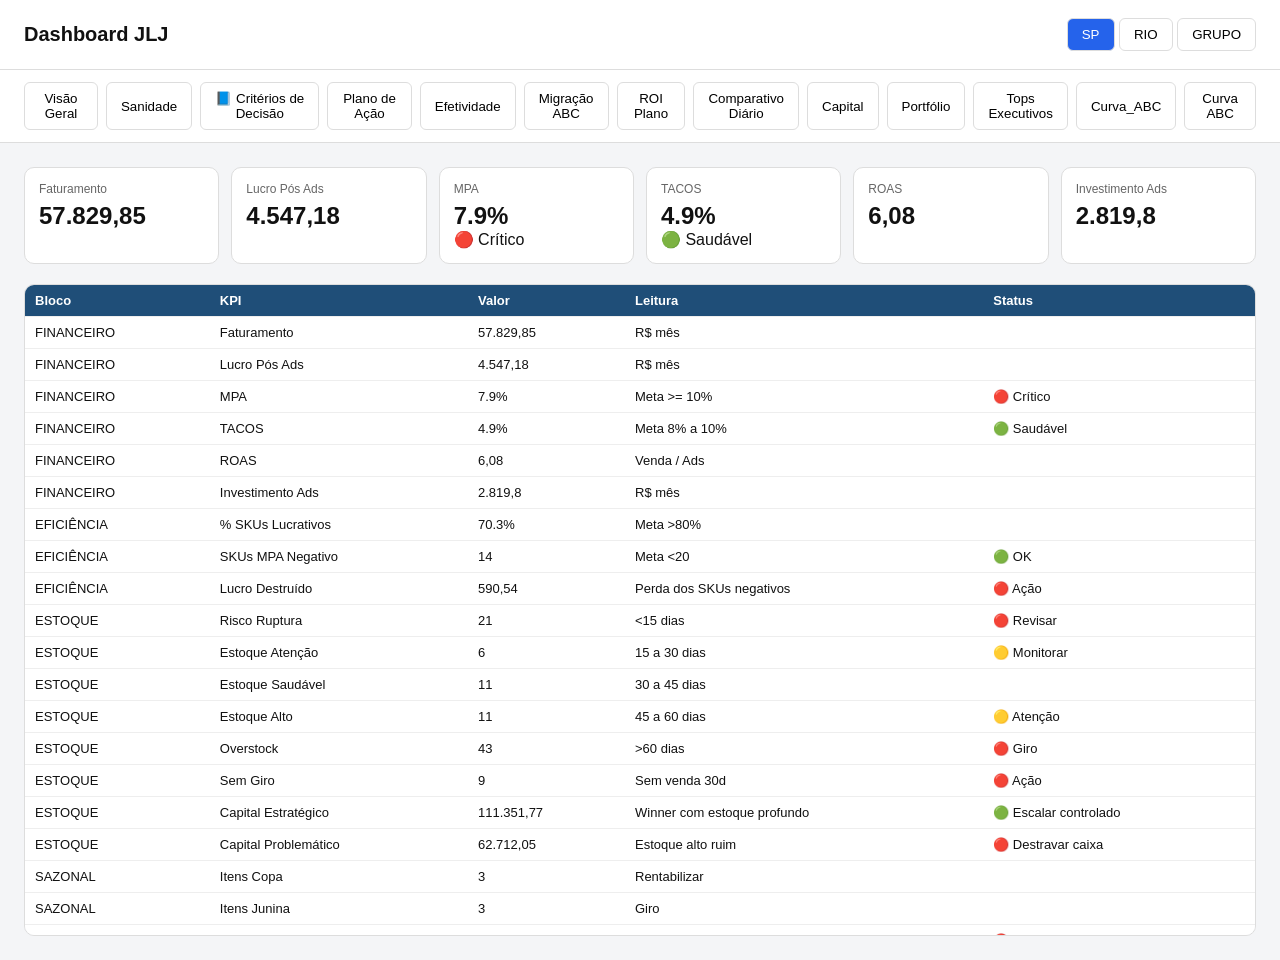
<file: index.html>
<!DOCTYPE html>
<html lang="pt-BR">
<head>
  <meta charset="UTF-8" />
  <meta name="viewport" content="width=device-width, initial-scale=1.0" />
  <title>Dashboard JLJ</title>
  <link rel="stylesheet" href="css/style.css" />
</head>
<body>
  <header>
    <h1>Dashboard JLJ</h1>
    <div id="ops">
      <button data-op="sp" class="active">SP</button>
      <button data-op="rio">RIO</button>
      <button data-op="grupo">GRUPO</button>
    </div>
  </header>
  <nav id="tabs"></nav>
  <main>
    <div id="content"></div>
  </main>
  <script src="js/app.js"></script>
</body>
</html>
</file>
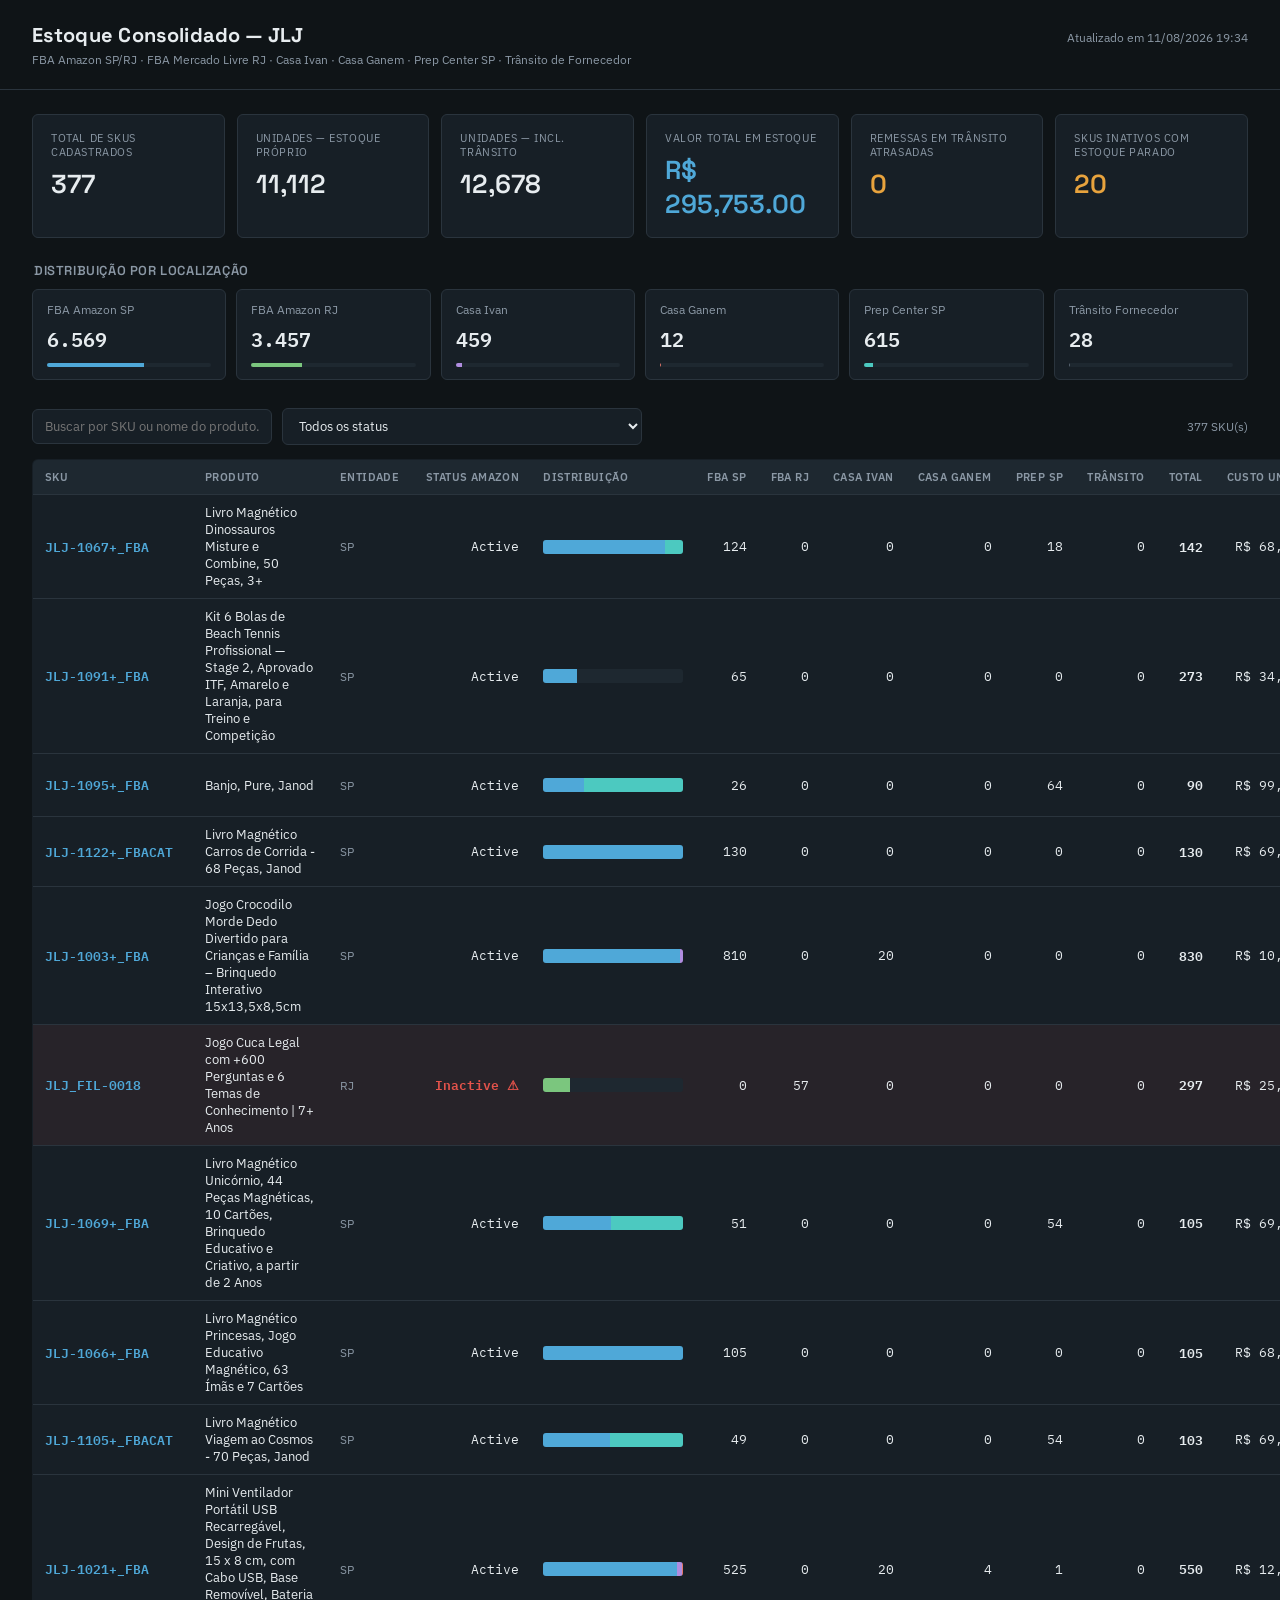
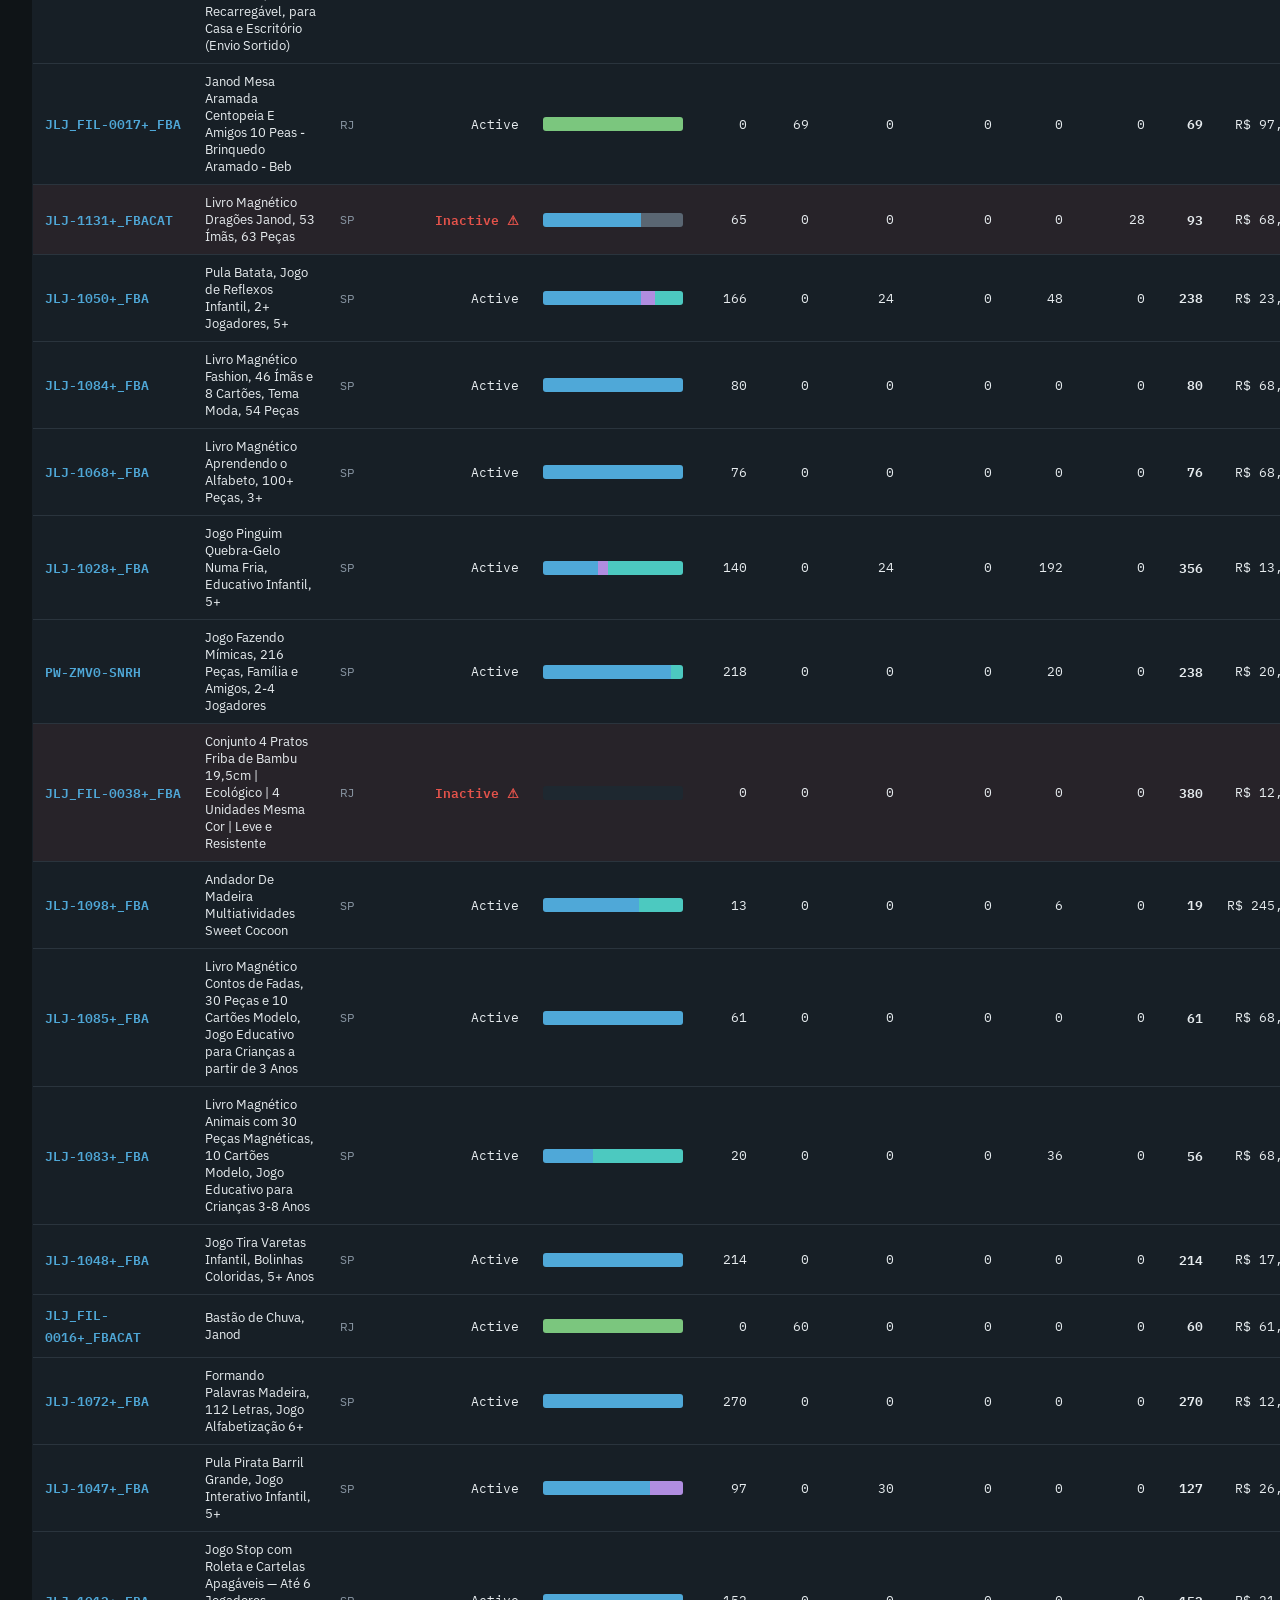
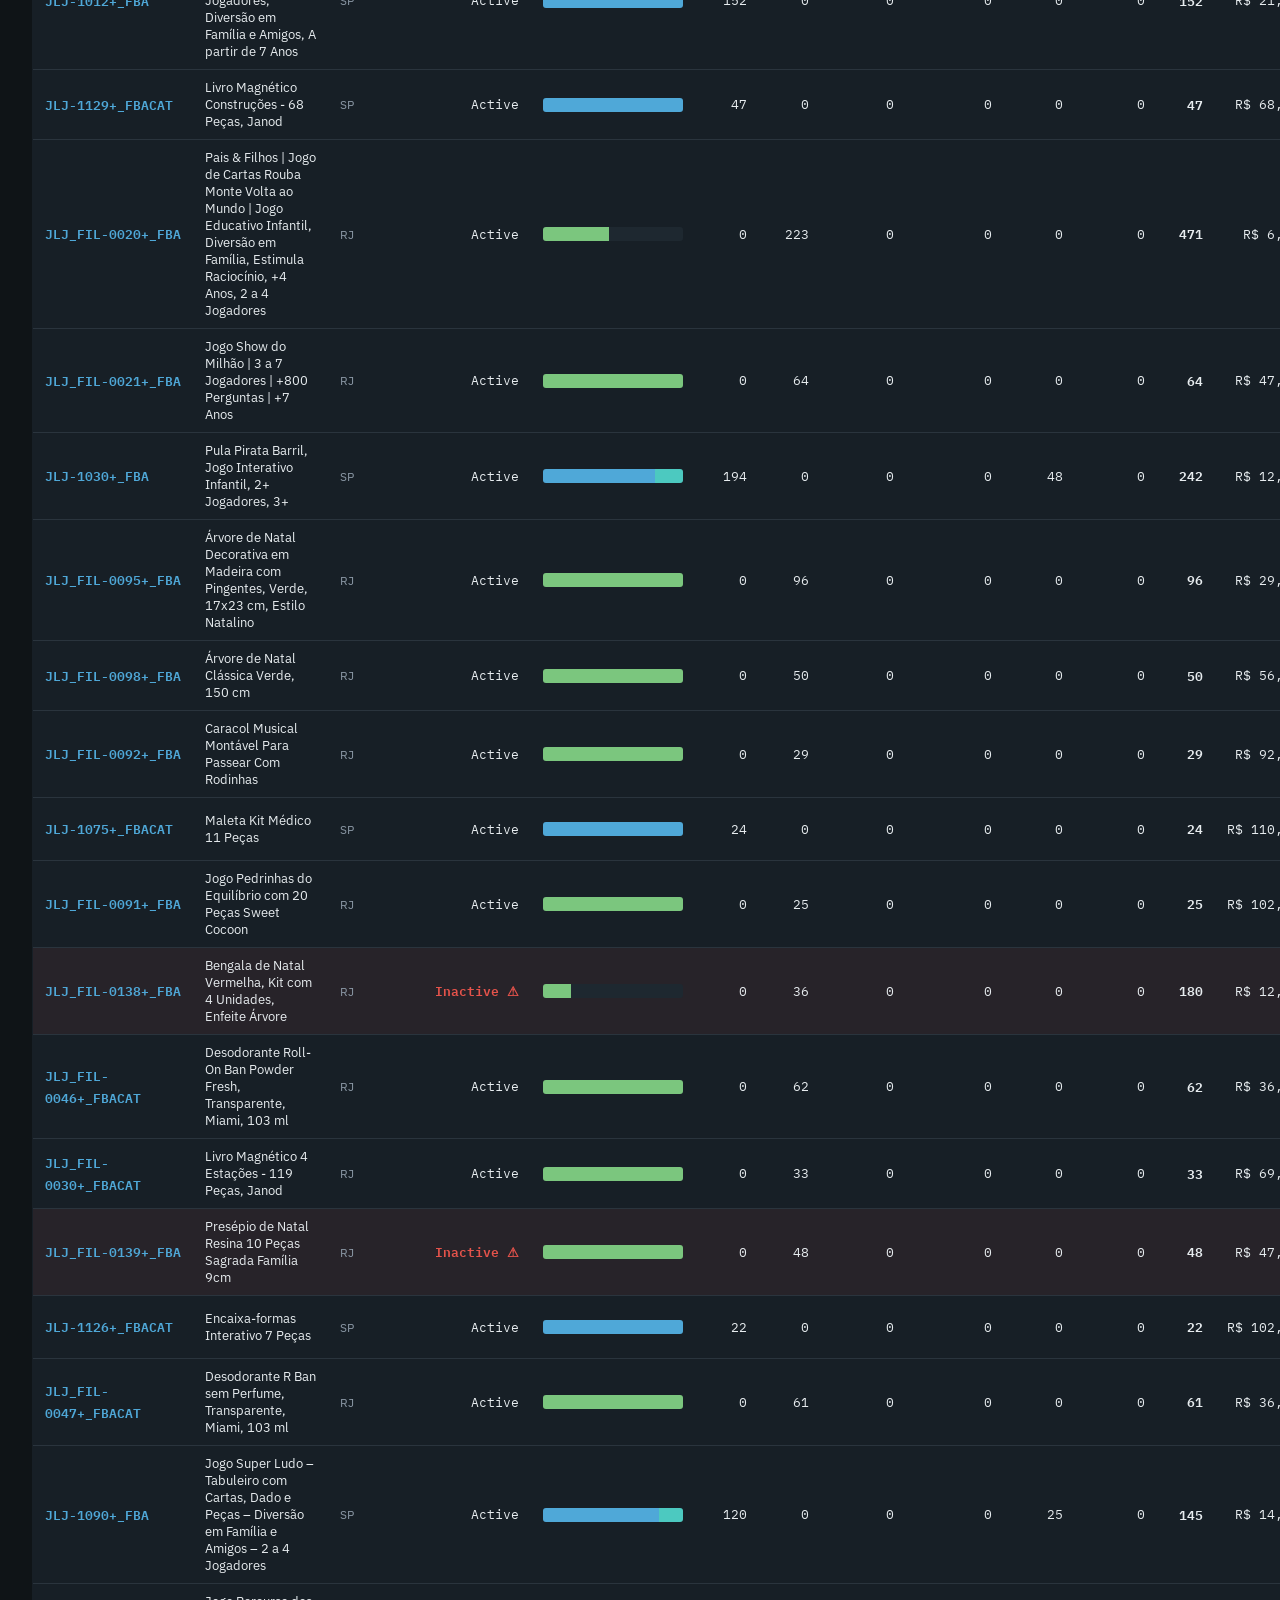
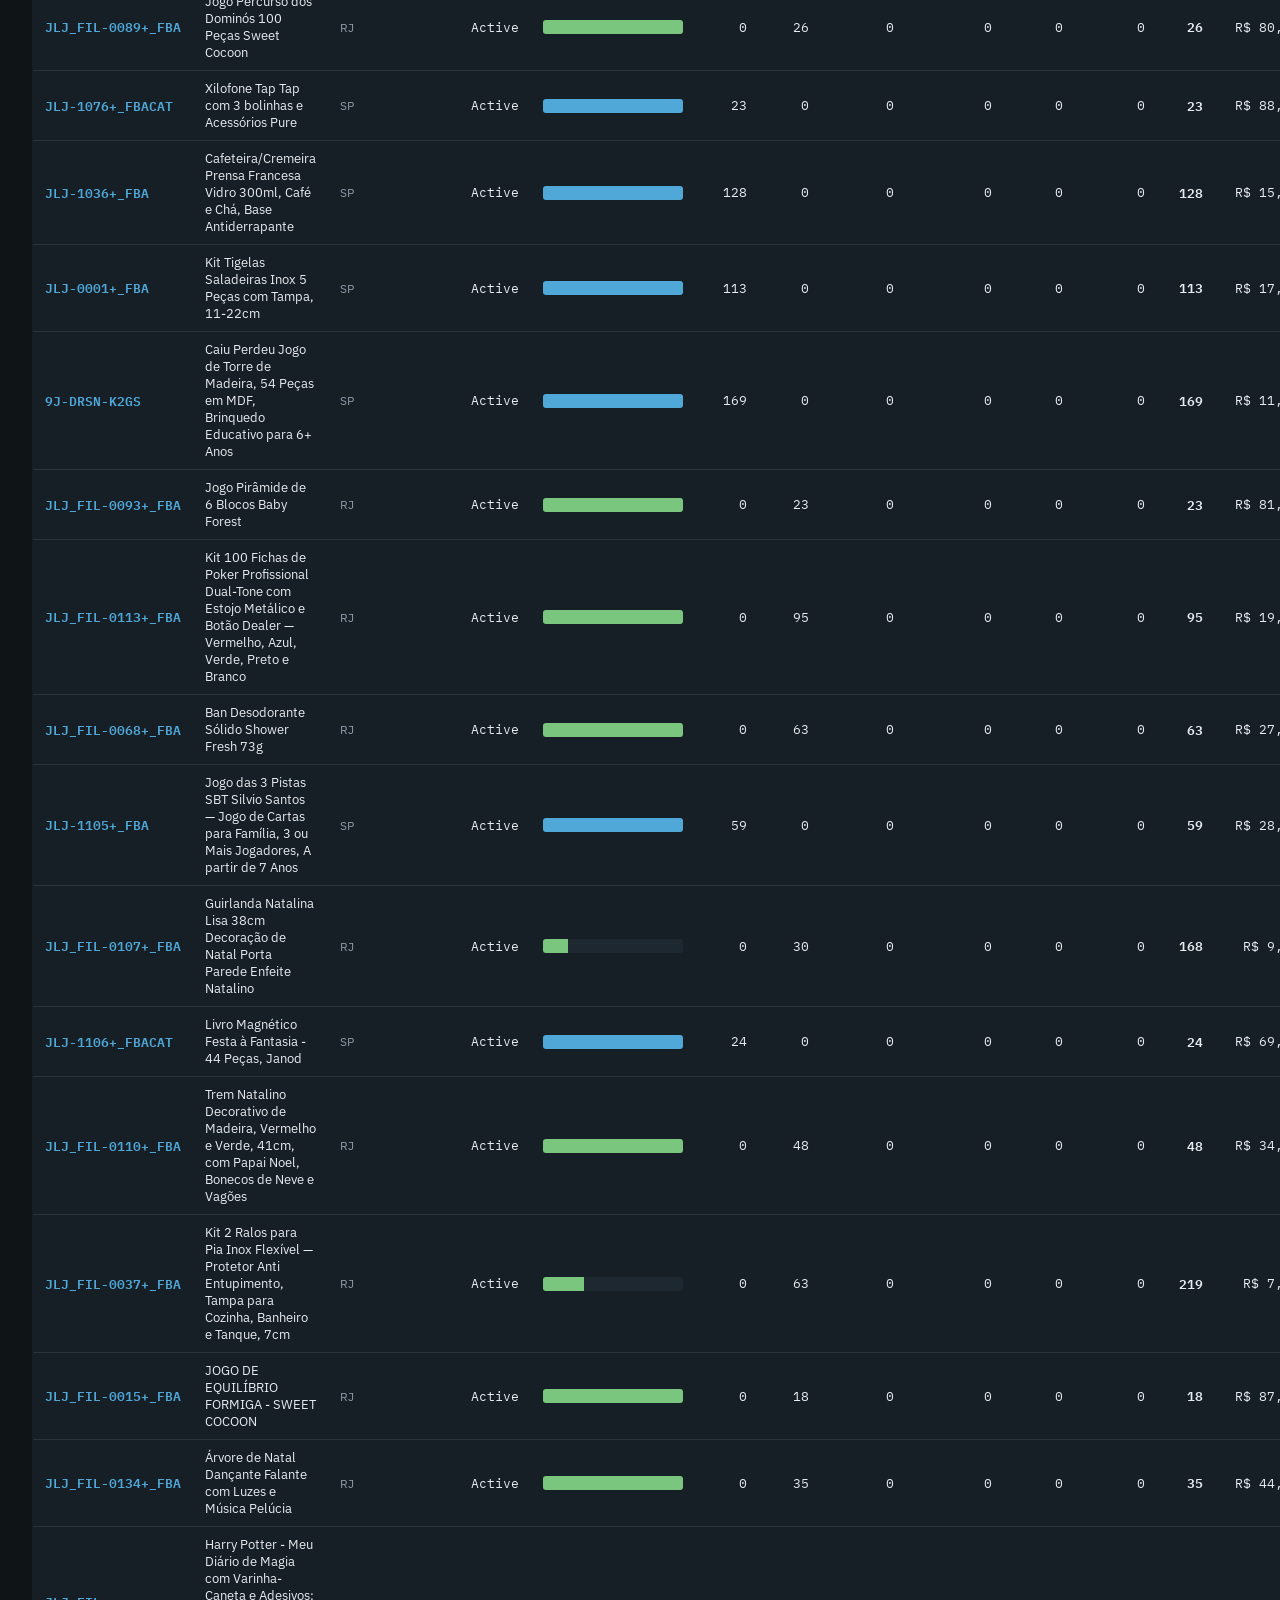
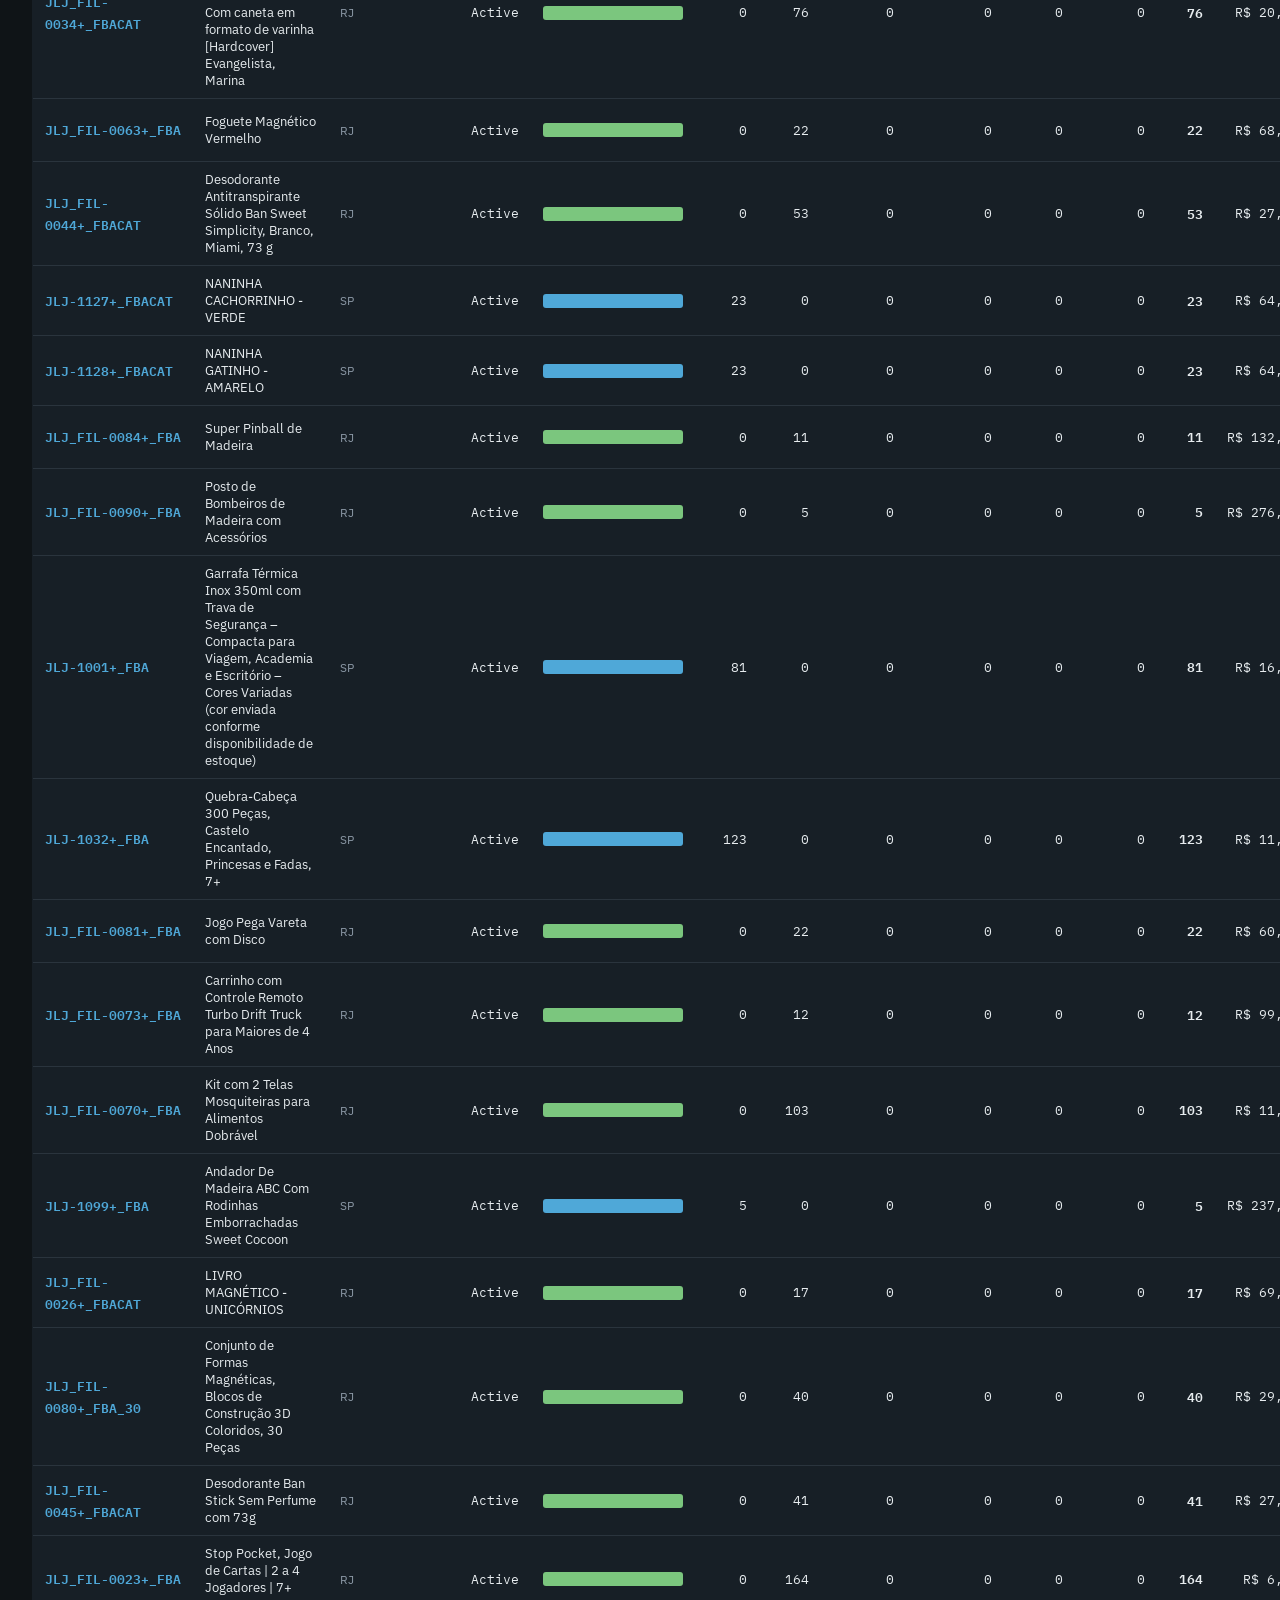
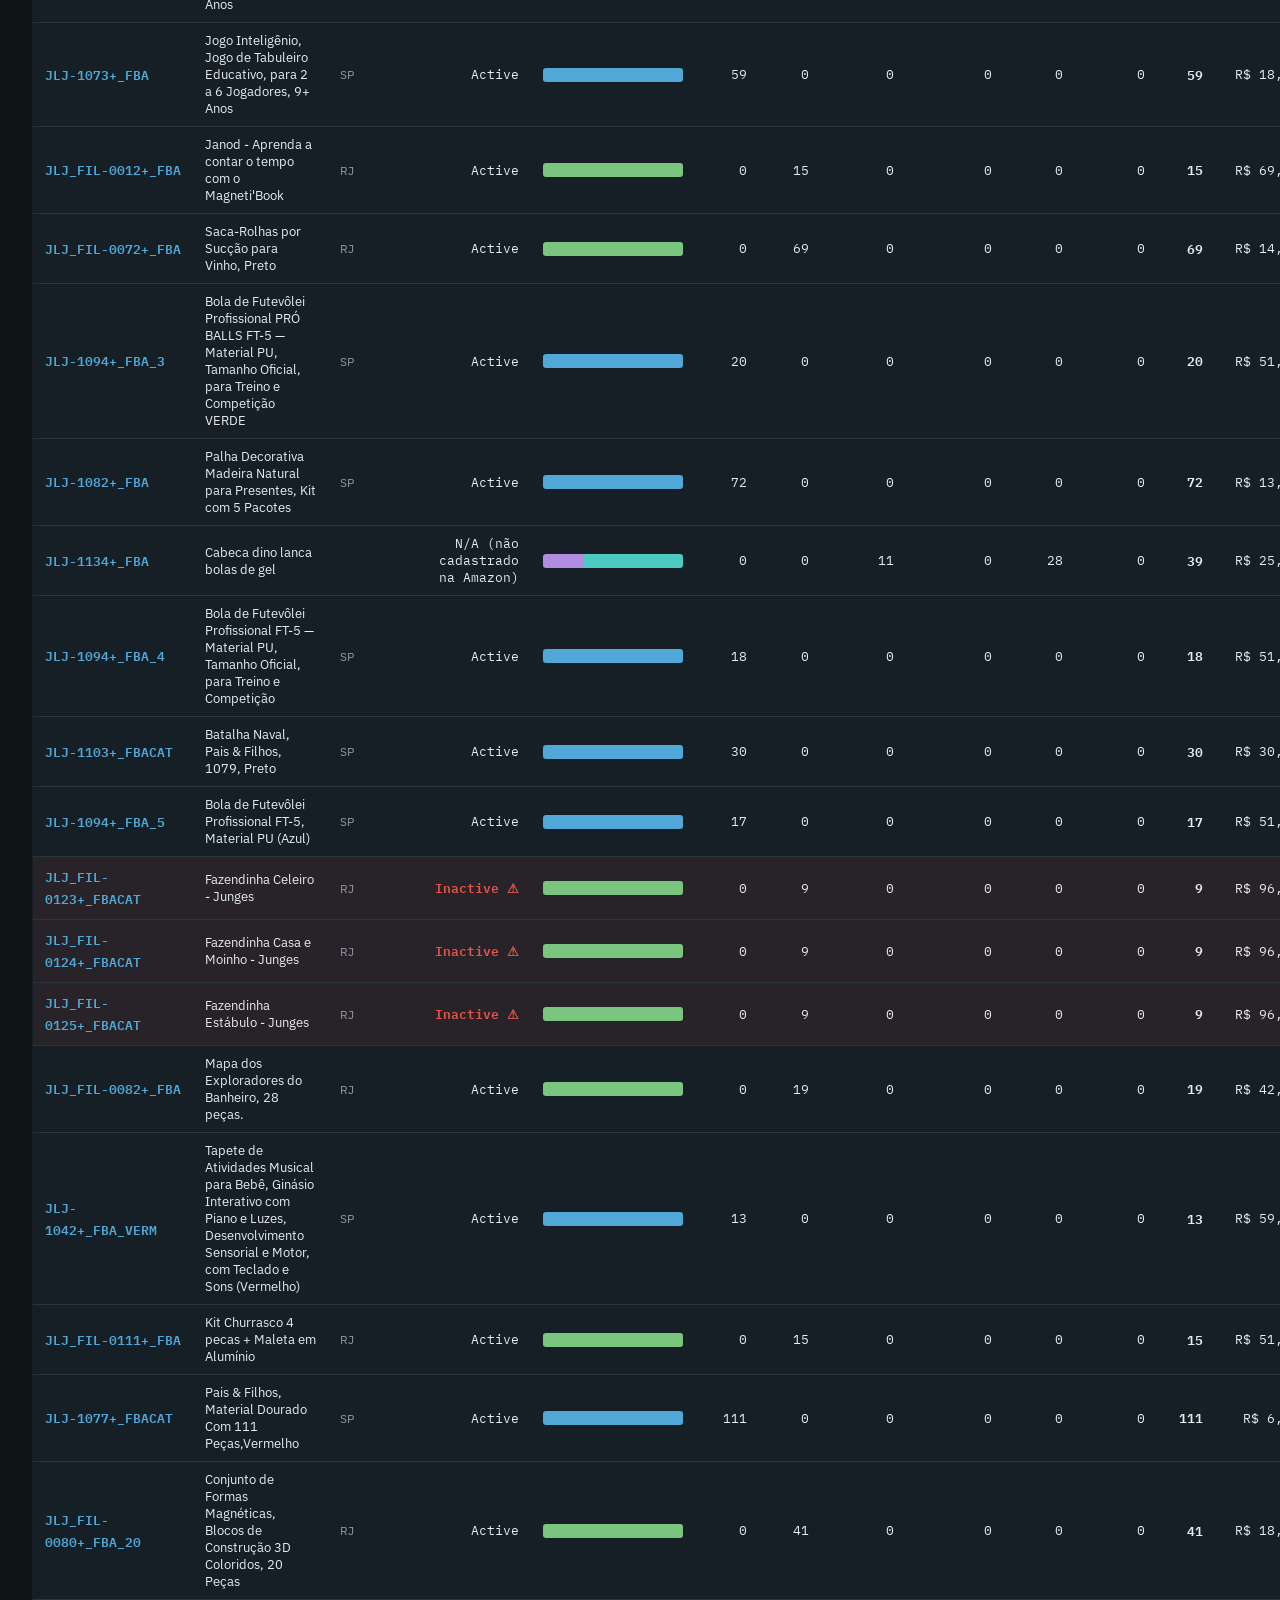
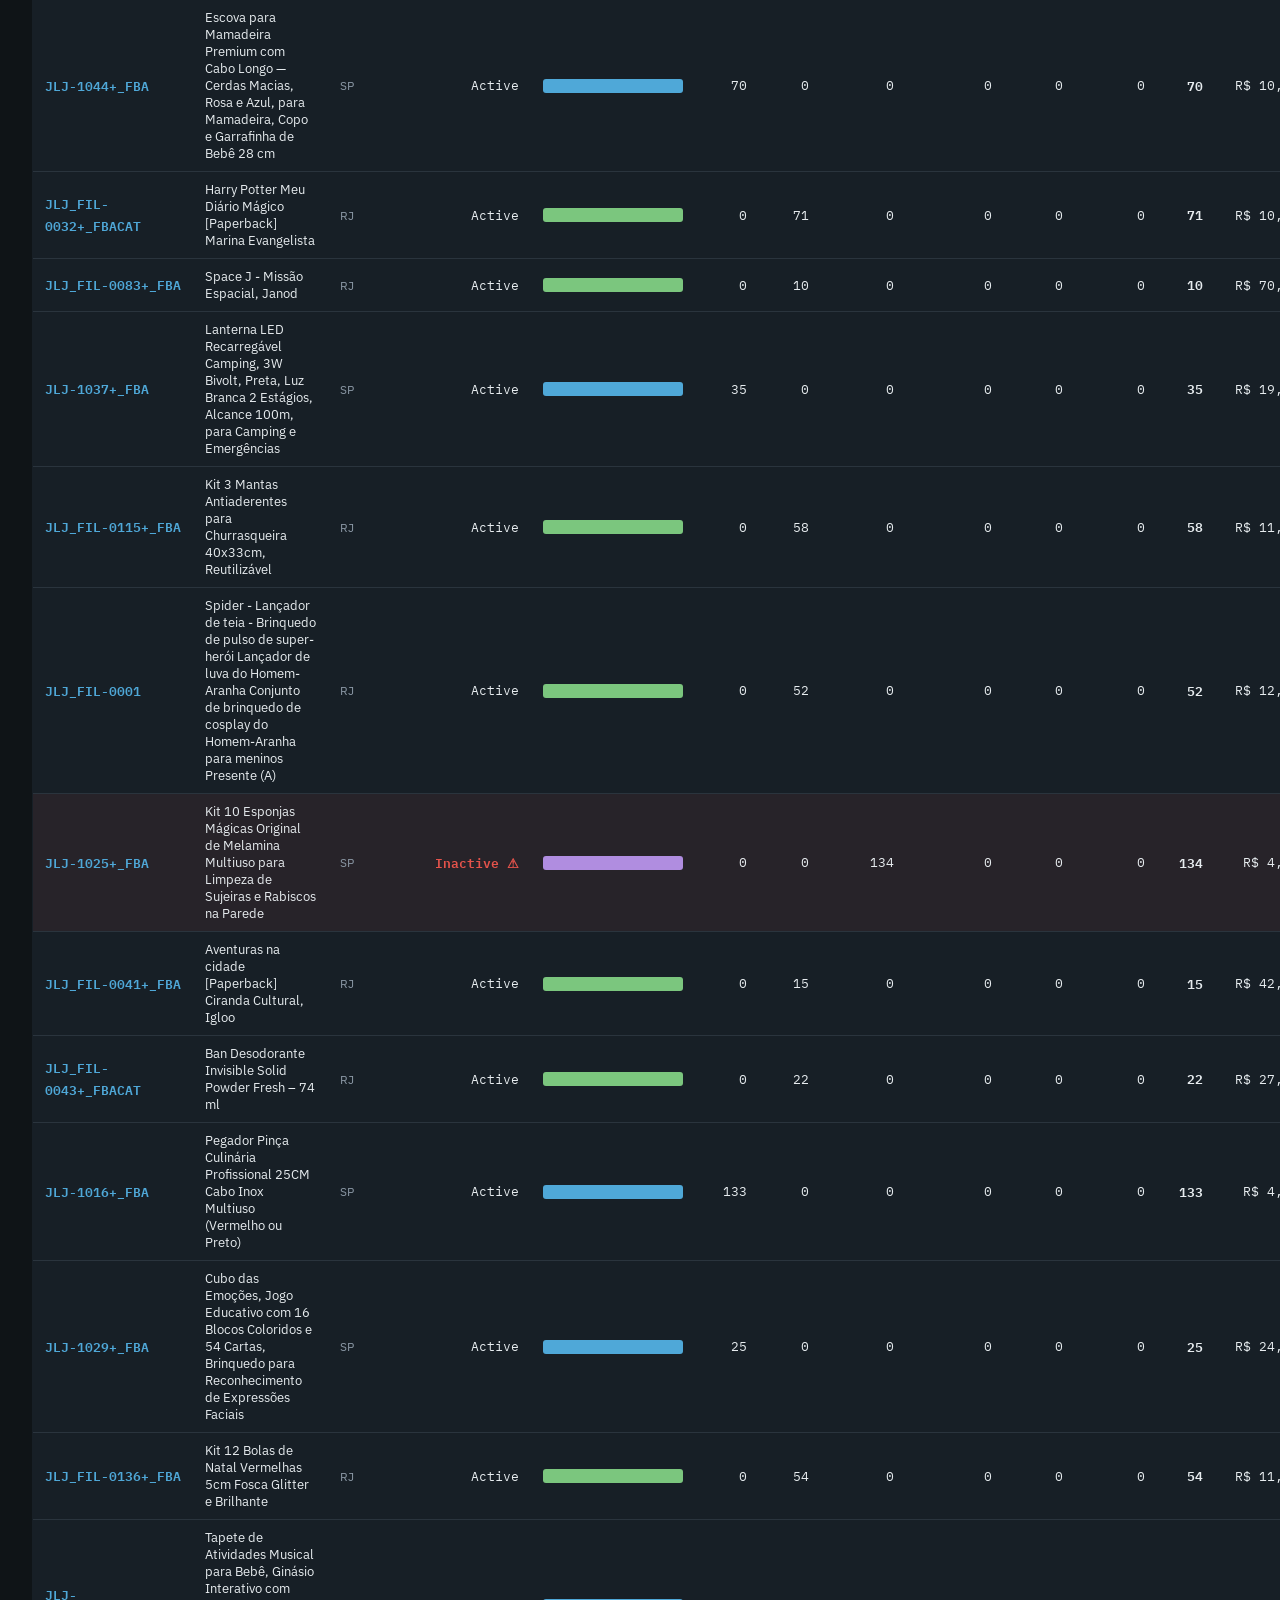
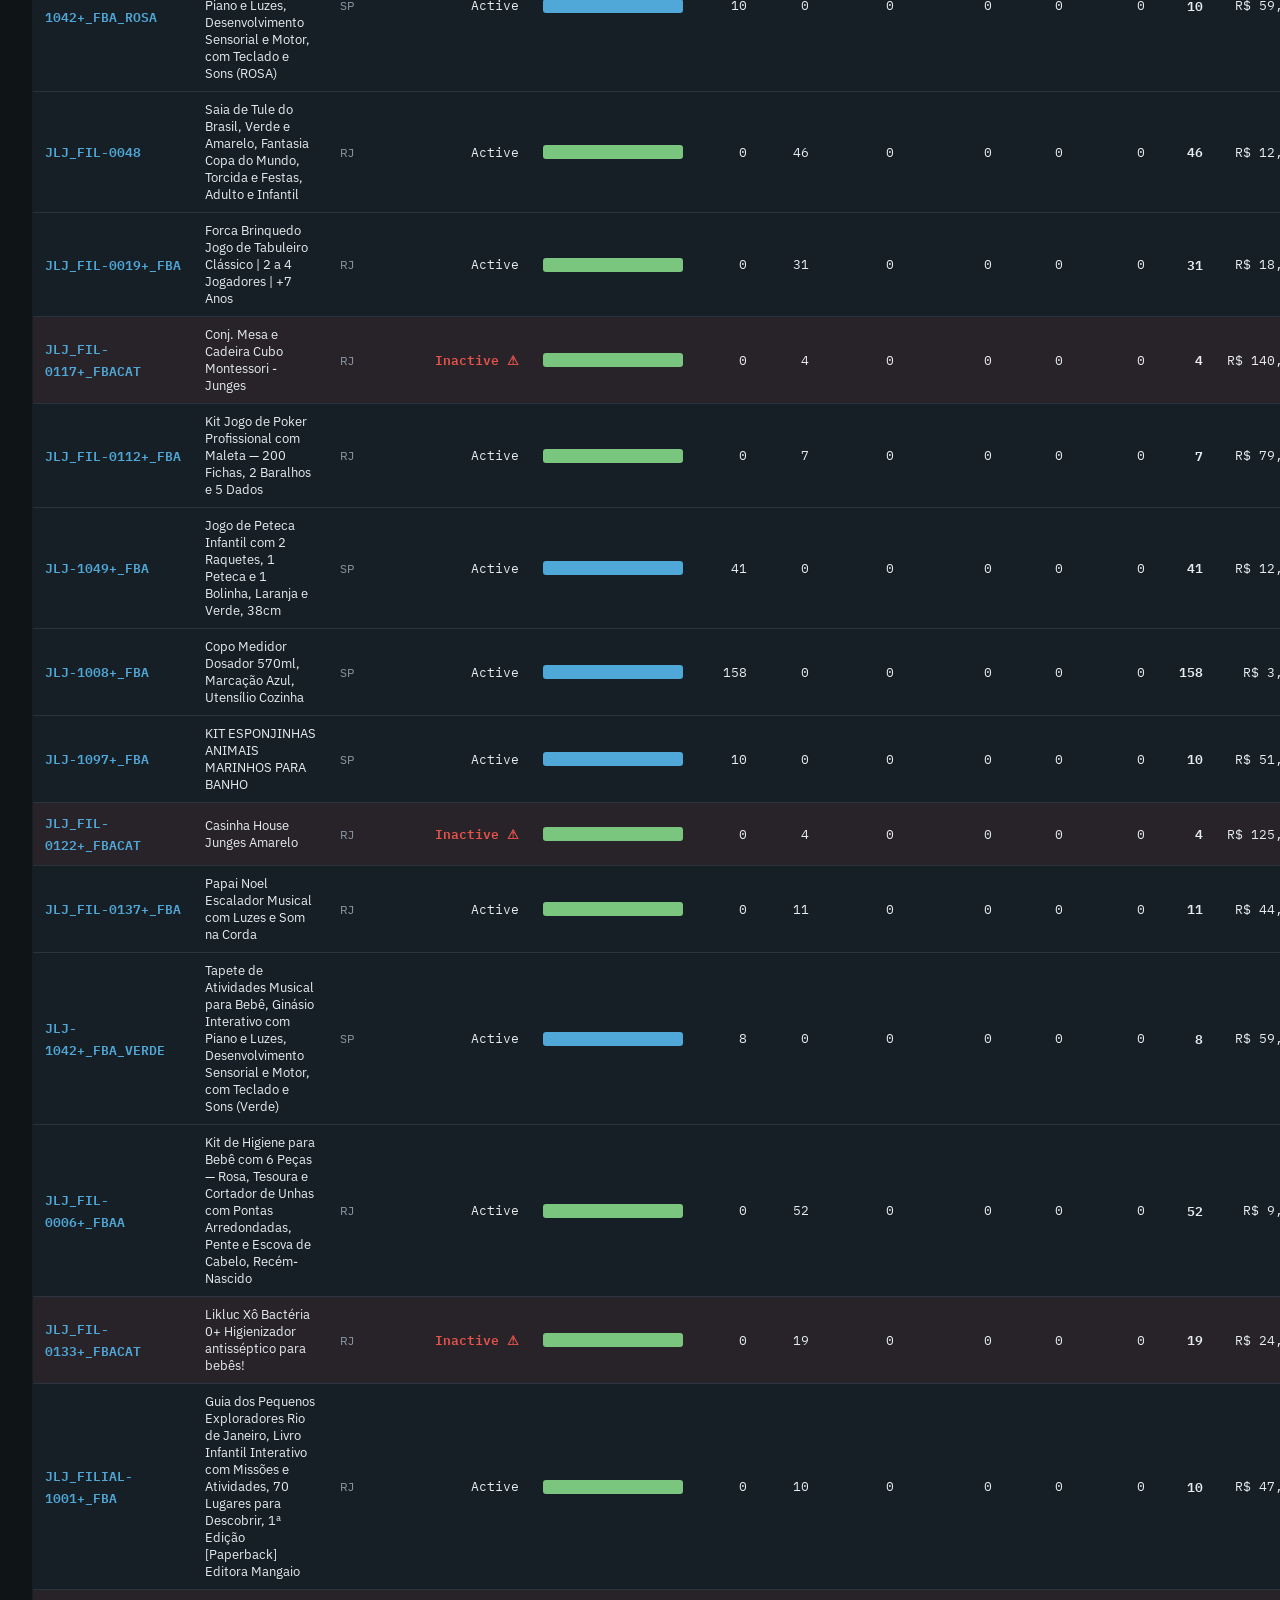
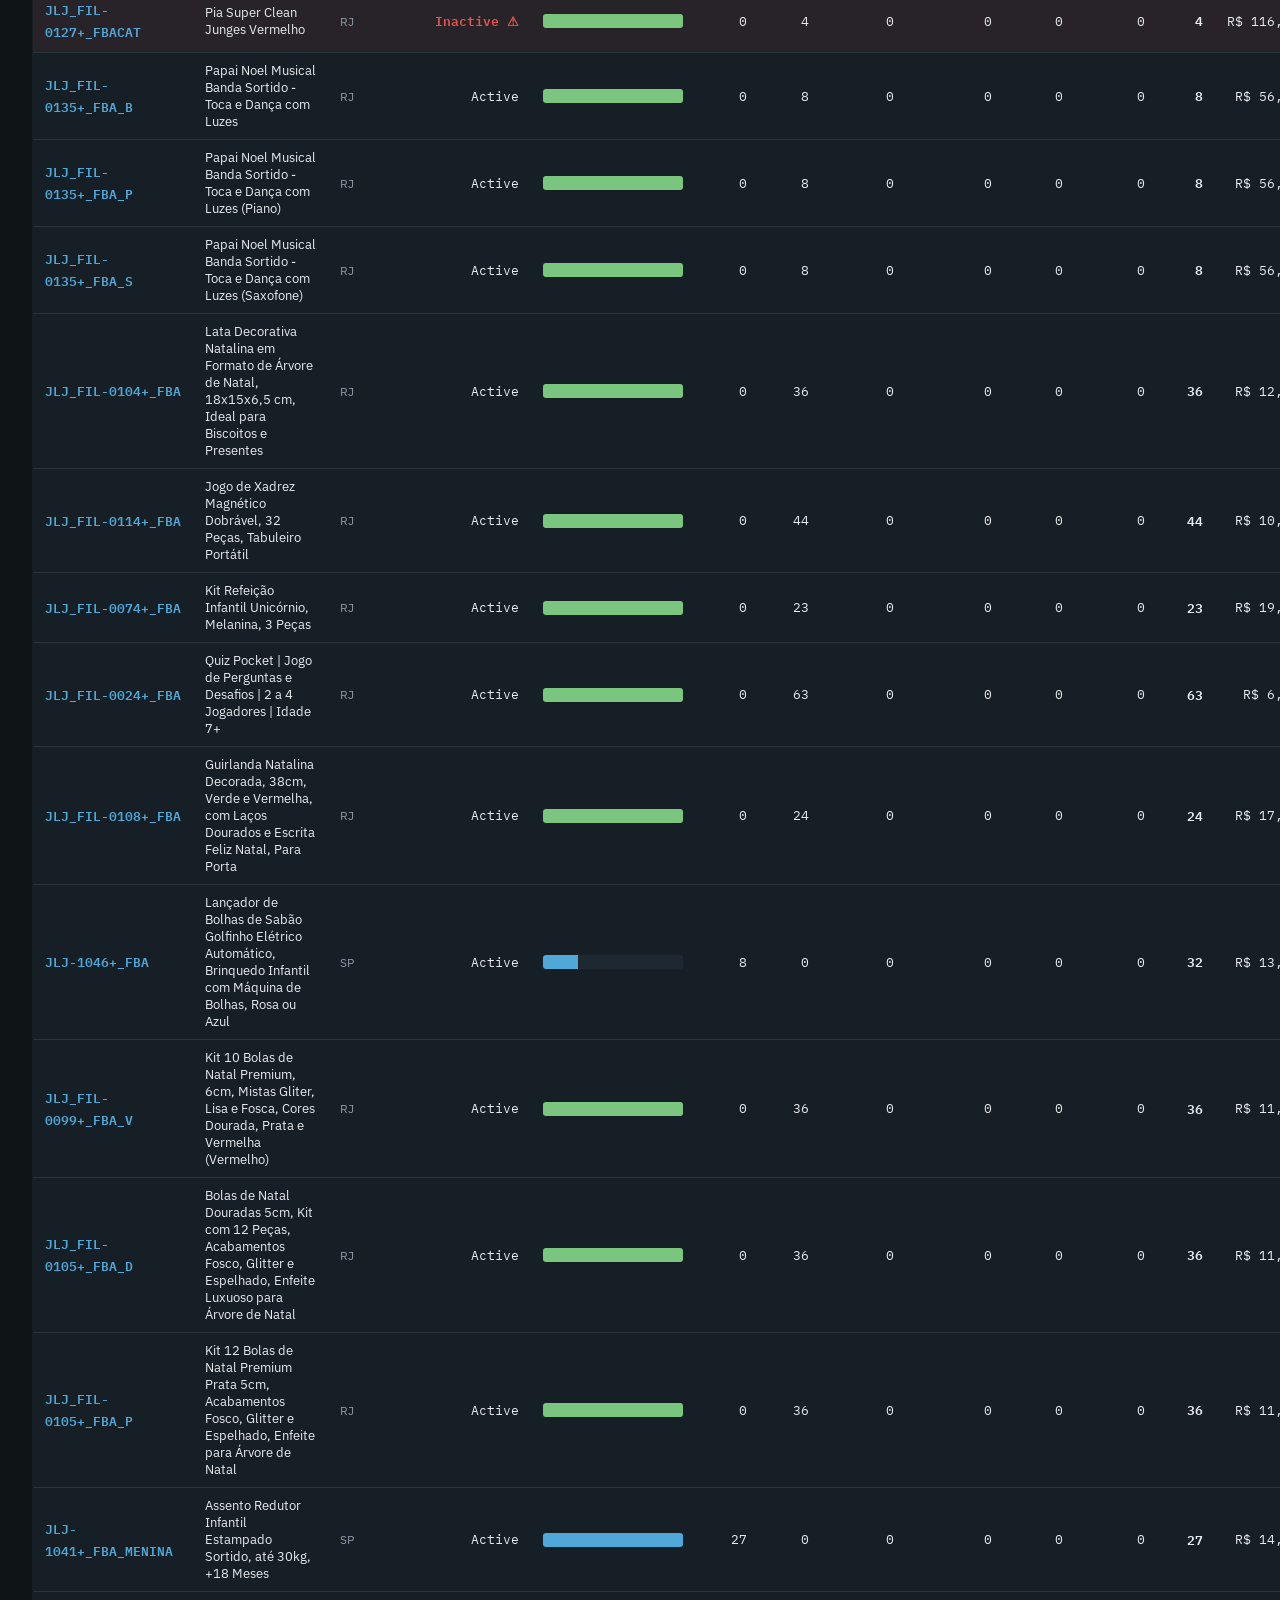
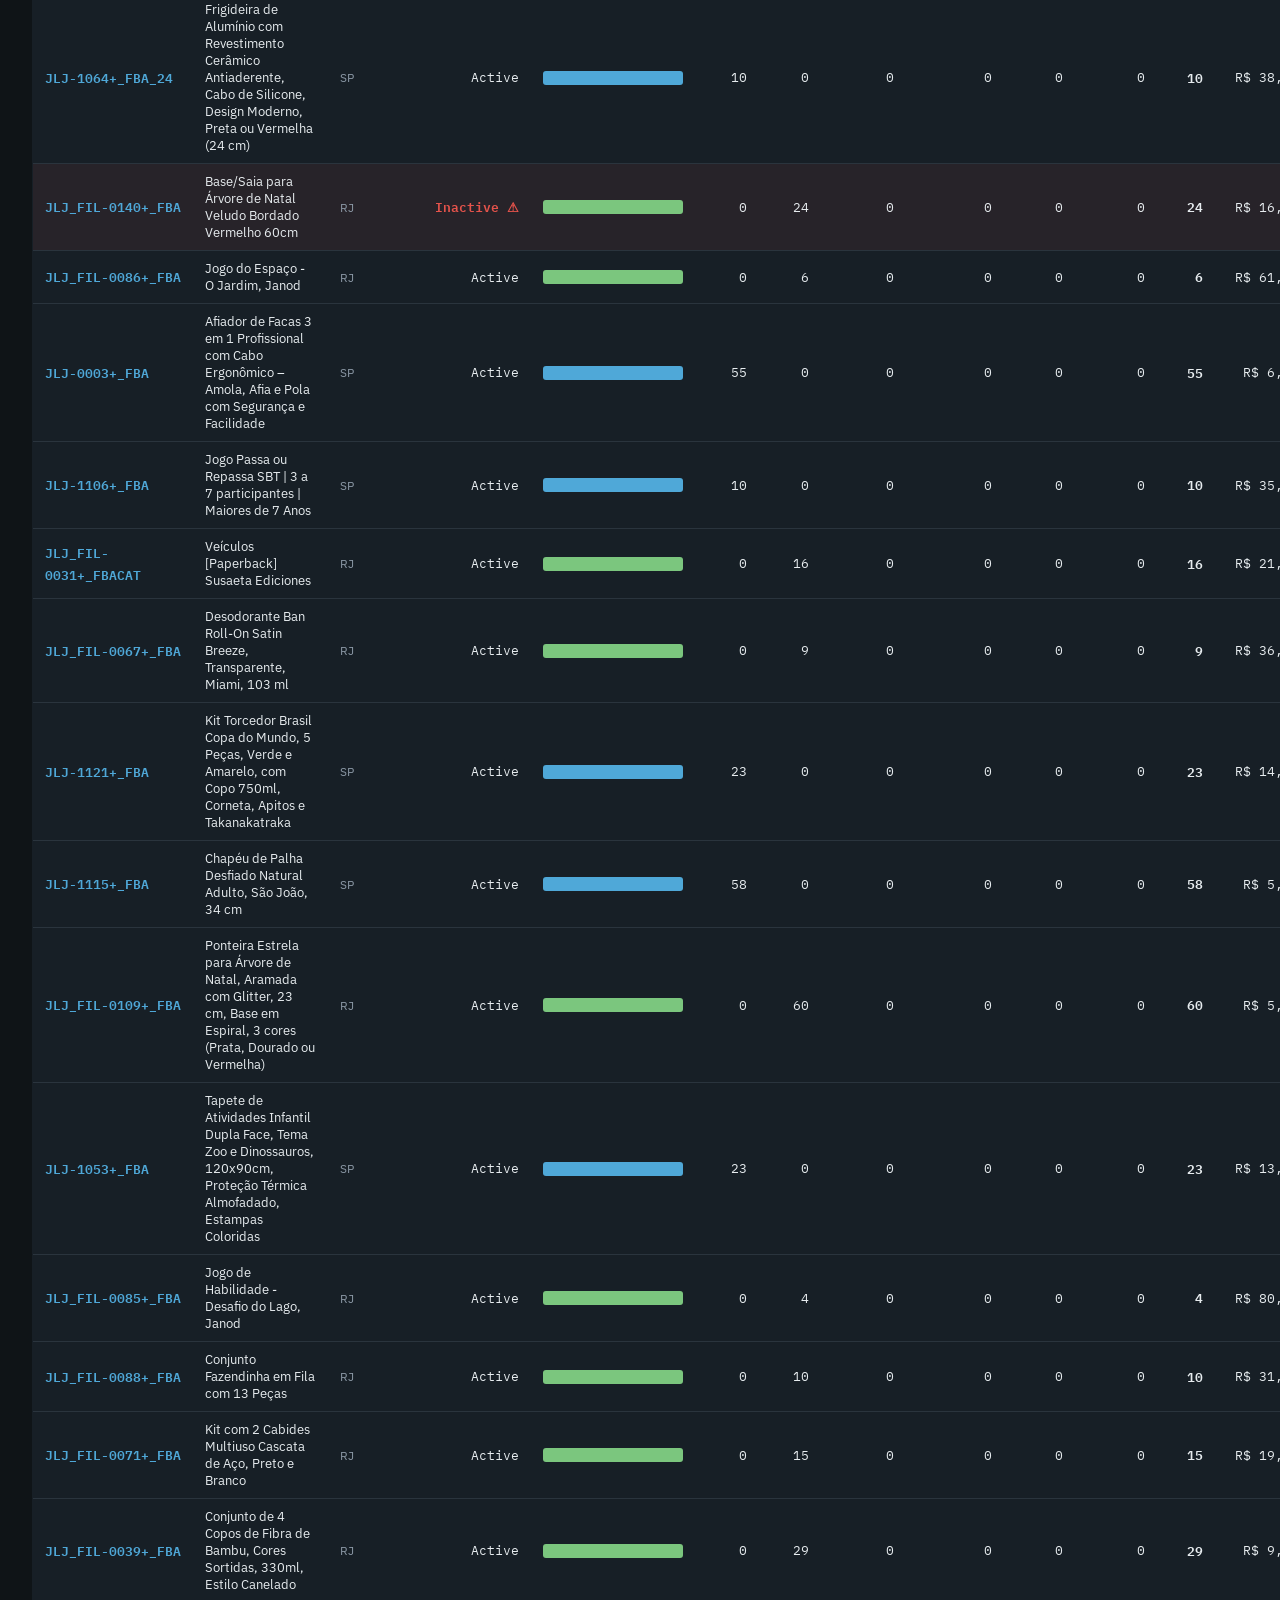
<file: estoque_consolidado_jlj.html>
<!DOCTYPE html>
<html lang="pt-BR">
<head>
<meta charset="UTF-8">
<title>Estoque Consolidado JLJ</title>
<meta name="viewport" content="width=device-width, initial-scale=1">
<link rel="preconnect" href="https://fonts.googleapis.com">
<link href="https://fonts.googleapis.com/css2?family=Space+Grotesk:wght@500;600;700&family=IBM+Plex+Sans:wght@400;500;600&family=IBM+Plex+Mono:wght@400;500;600&display=swap" rel="stylesheet">
<style>
:root {
  --bg: #0F1417;
  --surface: #171F26;
  --surface-2: #1E2830;
  --border: #2A343D;
  --text: #E7ECEF;
  --text-muted: #8B98A5;
  --accent: #4FA8D8;
  --accent-dim: #2C5876;
  --amber: #E8A33D;
  --green: #4CAF6D;
  --red: #E5534B;
  --radius: 6px;
}
* { box-sizing: border-box; }
body {
  margin: 0; background: var(--bg); color: var(--text);
  font-family: 'IBM Plex Sans', sans-serif; font-size: 14px;
  -webkit-font-smoothing: antialiased;
}
.mono { font-family: 'IBM Plex Mono', monospace; }
header.top {
  padding: 22px 32px; border-bottom: 1px solid var(--border);
  display: flex; justify-content: space-between; align-items: baseline; flex-wrap: wrap; gap: 8px;
}
header.top h1 {
  font-family: 'Space Grotesk', sans-serif; font-size: 20px; font-weight: 700;
  margin: 0; letter-spacing: 0.3px; color: var(--text);
}
header.top .subtitle { color: var(--text-muted); font-size: 12px; margin-top: 4px; }
header.top .updated { color: var(--text-muted); font-size: 12px; }
main { padding: 24px 32px 60px; max-width: 1400px; margin: 0 auto; }

.kpi-row { display: grid; grid-template-columns: repeat(auto-fit, minmax(180px,1fr)); gap: 12px; margin-bottom: 24px; }
.kpi {
  background: var(--surface); border: 1px solid var(--border); border-radius: var(--radius);
  padding: 16px 18px;
}
.kpi .label { font-size: 11px; text-transform: uppercase; letter-spacing: 0.6px; color: var(--text-muted); margin-bottom: 8px; }
.kpi .value { font-family: 'Space Grotesk', sans-serif; font-size: 26px; font-weight: 600; }
.kpi.alert .value { color: var(--amber); }
.kpi.money .value { color: var(--accent); }

section.locations { margin-bottom: 28px; }
.section-title {
  font-family: 'Space Grotesk', sans-serif; font-size: 13px; font-weight: 600;
  text-transform: uppercase; letter-spacing: 0.6px; color: var(--text-muted);
  margin: 0 0 10px 2px;
}
.loc-grid { display: grid; grid-template-columns: repeat(auto-fit, minmax(150px,1fr)); gap: 10px; }
.loc-card {
  background: var(--surface); border: 1px solid var(--border); border-radius: var(--radius);
  padding: 12px 14px;
}
.loc-card .name { font-size: 12px; color: var(--text-muted); margin-bottom: 6px; }
.loc-card .qty { font-family: 'IBM Plex Mono', monospace; font-size: 20px; font-weight: 600; }
.loc-card .bar-track { height: 4px; background: var(--surface-2); border-radius: 2px; margin-top: 8px; overflow: hidden; }
.loc-card .bar-fill { height: 100%; background: var(--accent); }

.alert-banner {
  background: rgba(232,163,61,0.1); border: 1px solid var(--amber); border-radius: var(--radius);
  padding: 12px 16px; margin-bottom: 20px; font-size: 13px; color: var(--amber);
  display: none;
}
.alert-banner.show { display: block; }

.controls { display: flex; gap: 10px; margin-bottom: 14px; flex-wrap: wrap; align-items: center; }
.controls input[type="text"], .controls select {
  background: var(--surface); border: 1px solid var(--border); color: var(--text);
  padding: 8px 12px; border-radius: var(--radius); font-size: 13px; font-family: inherit;
}
.controls input[type="text"] { min-width: 240px; }
.controls .count { color: var(--text-muted); font-size: 12px; margin-left: auto; }

table { width: 100%; border-collapse: collapse; background: var(--surface); border: 1px solid var(--border); border-radius: var(--radius); overflow: hidden; }
thead th {
  background: var(--surface-2); text-align: right; padding: 10px 12px; font-size: 11px;
  text-transform: uppercase; letter-spacing: 0.4px; color: var(--text-muted); font-weight: 600;
  cursor: pointer; white-space: nowrap; border-bottom: 1px solid var(--border);
}
thead th:first-child, thead th:nth-child(2), thead th:nth-child(3), thead th.flowcol { text-align: left; }
thead th:hover { color: var(--accent); }
tbody td { padding: 9px 12px; border-bottom: 1px solid var(--border); text-align: right; font-family: 'IBM Plex Mono', monospace; font-size: 13px; }
tbody td:first-child { text-align: left; font-weight: 600; font-family: 'IBM Plex Mono', monospace; color: var(--accent); }
tbody td:nth-child(2) { text-align: left; font-family: 'IBM Plex Sans', sans-serif; }
tbody td:nth-child(3) { text-align: left; font-family: 'IBM Plex Sans', sans-serif; color: var(--text-muted); font-size: 12px; }
tbody tr:hover { background: var(--surface-2); }
tbody tr:last-child td { border-bottom: none; }

.flowbar { display: flex; height: 14px; width: 140px; border-radius: 3px; overflow: hidden; background: var(--surface-2); }
.flowbar span { height: 100%; }
td.total { color: var(--text); font-weight: 600; }
td.valor { color: var(--green); font-weight: 600; }

footer { margin-top: 28px; padding-top: 16px; border-top: 1px solid var(--border); color: var(--text-muted); font-size: 11px; line-height: 1.6; }
</style>
</head>
<body>

<header class="top">
  <div>
    <h1>Estoque Consolidado — JLJ</h1>
    <div class="subtitle">FBA Amazon SP/RJ · FBA Mercado Livre RJ · Casa Ivan · Casa Ganem · Prep Center SP · Trânsito de Fornecedor</div>
  </div>
  <div class="updated">Atualizado em 11/08/2026 19:34</div>
</header>

<main>

  <div class="kpi-row">
    <div class="kpi"><div class="label">Total de SKUs cadastrados</div><div class="value">377</div></div>
    <div class="kpi"><div class="label">Unidades — estoque próprio</div><div class="value">11,112</div></div>
    <div class="kpi"><div class="label">Unidades — incl. trânsito</div><div class="value">12,678</div></div>
    <div class="kpi money"><div class="label">Valor total em estoque</div><div class="value">R$ 295,753.00</div></div>
    <div class="kpi alert"><div class="label">Remessas em trânsito atrasadas</div><div class="value">0</div></div>
    <div class="kpi alert"><div class="label">SKUs inativos com estoque parado</div><div class="value">20</div></div>
  </div>

  <section class="locations">
    <div class="section-title">Distribuição por localização</div>
    <div class="loc-grid" id="locGrid"></div>
  </section>

  <div class="alert-banner" id="alertBanner"></div>

  <div class="controls">
    <input type="text" id="searchInput" placeholder="Buscar por SKU ou nome do produto...">
    <select id="categoriaFilter"><option value="">Todos os status</option></select>
    <span class="count" id="rowCount"></span>
  </div>

  <table id="skuTable">
    <thead>
      <tr>
        <th data-key="sku">SKU</th>
        <th data-key="nome">Produto</th>
        <th data-key="entidade">Entidade</th>
        <th data-key="status">Status Amazon</th>
        <th class="flowcol">Distribuição</th>
        <th data-key="fba_sp">FBA SP</th>
        <th data-key="fba_rj">FBA RJ</th>
        <th data-key="casa_ivan">Casa Ivan</th>
        <th data-key="casa_ganem">Casa Ganem</th>
        <th data-key="prep_sp">Prep SP</th>
        <th data-key="transito">Trânsito</th>
        <th data-key="total_geral">Total</th>
        <th data-key="custo_unit">Custo Unit.</th>
        <th data-key="valor_total">Valor Total</th>
      </tr>
    </thead>
    <tbody id="tableBody"></tbody>
  </table>

  <footer>
    Método de custeio: custo médio ponderado móvel por SKU (aba CUSTO_SKU, alimentada pelas NFs de compra processadas via leitor_nfe.py).
    Este relatório é gerado a partir de ESTOQUE_CONSOLIDADO_JLJ.xlsx — Fase 1 (preenchimento manual das abas de origem).
    "Trânsito" considera apenas remessas com status diferente de "Recebido". SKUs sem custo cadastrado aparecem com Custo Unit. R$ 0,00.
  </footer>

</main>

<script>
const DATA = [{"sku": "JLJ_FIL-0001", "nome": "Spider - Lançador de teia - Brinquedo de pulso de super-herói Lançador de luva do Homem-Aranha Conjunto de brinquedo de cosplay do Homem-Aranha para meninos Presente (A)", "entidade": "RJ", "status": "Active", "fba_sp": 0, "fba_rj": 52, "casa_ivan": 0, "casa_ganem": 0, "prep_sp": 0, "transito": 0, "total_proprio": 52, "total_geral": 52, "custo_unit": 12.88, "valor_total": 669.76}, {"sku": "JLJ_FIL-0002+_FBAA", "nome": "Porta Retrato Decorativo \"Eu te Amo\" com Coração Vermelho, 10x15cm", "entidade": "RJ", "status": "Inactive", "fba_sp": 0, "fba_rj": 0, "casa_ivan": 0, "casa_ganem": 0, "prep_sp": 0, "transito": 0, "total_proprio": 0, "total_geral": 0, "custo_unit": 6.64, "valor_total": 0}, {"sku": "JLJ_FIL-0003+_DBA", "nome": "Labirinto Educativo Aramado de Madeira para Bebês e Crianças, Brinquedo Pedagógico com Contas Coloridas, 12x8cm", "entidade": "RJ", "status": "Inactive", "fba_sp": 0, "fba_rj": 0, "casa_ivan": 0, "casa_ganem": 0, "prep_sp": 0, "transito": 0, "total_proprio": 0, "total_geral": 0, "custo_unit": 0, "valor_total": 0}, {"sku": "JLJ_FIL-0003+_FBA", "nome": "Labirinto Educativo Aramado de Madeira para Bebês e Crianças, Brinquedo Pedagógico com Contas Coloridas, 12x8cm", "entidade": "RJ", "status": "Active", "fba_sp": 0, "fba_rj": 14, "casa_ivan": 0, "casa_ganem": 0, "prep_sp": 0, "transito": 0, "total_proprio": 14, "total_geral": 14, "custo_unit": 7.3, "valor_total": 102.2}, {"sku": "JLJ_FIL-0006+_FBAA", "nome": "Kit de Higiene para Bebê com 6 Peças — Rosa, Tesoura e Cortador de Unhas com Pontas Arredondadas, Pente e Escova de Cabelo, Recém-Nascido", "entidade": "RJ", "status": "Active", "fba_sp": 0, "fba_rj": 52, "casa_ivan": 0, "casa_ganem": 0, "prep_sp": 0, "transito": 0, "total_proprio": 52, "total_geral": 52, "custo_unit": 9.14, "valor_total": 475.28}, {"sku": "JLJ_FIL-0006+_FBAZ", "nome": "Kit de Higiene para Bebê com 6 Peças — Azul, Tesoura e Cortador de Unhas com Pontas Arredondadas, Pente e Escova de Cabelo, Recém-Nascido", "entidade": "RJ", "status": "Active", "fba_sp": 0, "fba_rj": 13, "casa_ivan": 0, "casa_ganem": 0, "prep_sp": 0, "transito": 0, "total_proprio": 13, "total_geral": 13, "custo_unit": 9.14, "valor_total": 118.82}, {"sku": "JLJ_FIL-0007+_FBA", "nome": "Tapete Protetor de Silicone Reutilizável para Air Fryer | Protetor Antiaderente Resistente ao Calor | Vermelho, Preto ou Cinza (Envio Sortido)", "entidade": "RJ", "status": "Inactive", "fba_sp": 0, "fba_rj": 0, "casa_ivan": 0, "casa_ganem": 0, "prep_sp": 0, "transito": 0, "total_proprio": 0, "total_geral": 0, "custo_unit": 3.31, "valor_total": 0}, {"sku": "JLJ_FIL-0008+_FBA", "nome": "Par de Protetores de Calcanhar Ortopédico feito de espuma EVA com Tecido Respirável | Autoadesivo | Bege", "entidade": "RJ", "status": "Active", "fba_sp": 0, "fba_rj": 0, "casa_ivan": 0, "casa_ganem": 0, "prep_sp": 0, "transito": 0, "total_proprio": 0, "total_geral": 0, "custo_unit": 3.62, "valor_total": 0}, {"sku": "JLJ_FIL-0008+_FBAP", "nome": "Par de Protetores de Calcanhar Ortopédico feito de espuma EVA com Tecido Respirável | Autoadesivo | Preto", "entidade": "RJ", "status": "Inactive", "fba_sp": 0, "fba_rj": 0, "casa_ivan": 0, "casa_ganem": 0, "prep_sp": 0, "transito": 0, "total_proprio": 0, "total_geral": 0, "custo_unit": 3.62, "valor_total": 0}, {"sku": "JLJ_FIL-0009+_FBA", "nome": "Organizador de Mesa Aramado em Metal — 3 Compartimentos, Porta-Canetas e Porta-Objetos, Escritório e Home Office, Cor Sortida (Preto ou Cinza)", "entidade": "RJ", "status": "Active", "fba_sp": 0, "fba_rj": 13, "casa_ivan": 0, "casa_ganem": 0, "prep_sp": 0, "transito": 0, "total_proprio": 13, "total_geral": 13, "custo_unit": 12.46, "valor_total": 161.98}, {"sku": "JLJ_FIL-0010+_FBA", "nome": "Protetores Adesivos de EVA Quadrados para Móveis — Preto, 30mm, Kit com18 Unidades, Antiarranhão", "entidade": "RJ", "status": "Active", "fba_sp": 0, "fba_rj": 87, "casa_ivan": 0, "casa_ganem": 0, "prep_sp": 0, "transito": 0, "total_proprio": 87, "total_geral": 87, "custo_unit": 2.96, "valor_total": 257.52}, {"sku": "JLJ_FIL-0010+_FBARED", "nome": "Protetores Adesivos de EVA Redondos para Móveis, Preto, 30mm, 18 Unidades", "entidade": "RJ", "status": "Active", "fba_sp": 0, "fba_rj": 48, "casa_ivan": 0, "casa_ganem": 0, "prep_sp": 0, "transito": 0, "total_proprio": 48, "total_geral": 48, "custo_unit": 2.96, "valor_total": 142.08}, {"sku": "JLJ_FIL-0012+_FBA", "nome": "Janod - Aprenda a contar o tempo com o Magneti'Book", "entidade": "RJ", "status": "Active", "fba_sp": 0, "fba_rj": 15, "casa_ivan": 0, "casa_ganem": 0, "prep_sp": 0, "transito": 0, "total_proprio": 15, "total_geral": 15, "custo_unit": 69, "valor_total": 1035}, {"sku": "JLJ_FIL-0013+_FBA", "nome": "Livro Magnético - Profissões, Janod", "entidade": "RJ", "status": "Inactive", "fba_sp": 0, "fba_rj": 0, "casa_ivan": 0, "casa_ganem": 0, "prep_sp": 0, "transito": 0, "total_proprio": 0, "total_geral": 0, "custo_unit": 69, "valor_total": 0}, {"sku": "JLJ_FIL-0014+_FBA", "nome": "Janod Gaita Pop N' Rock Vermelha de 32 Chaves", "entidade": "RJ", "status": "Active", "fba_sp": 0, "fba_rj": 9, "casa_ivan": 0, "casa_ganem": 0, "prep_sp": 0, "transito": 0, "total_proprio": 9, "total_geral": 9, "custo_unit": 0, "valor_total": 0}, {"sku": "JLJ_FIL-0015+_FBA", "nome": "JOGO DE EQUILÍBRIO FORMIGA - SWEET COCOON", "entidade": "RJ", "status": "Active", "fba_sp": 0, "fba_rj": 18, "casa_ivan": 0, "casa_ganem": 0, "prep_sp": 0, "transito": 0, "total_proprio": 18, "total_geral": 18, "custo_unit": 87.65, "valor_total": 1577.7}, {"sku": "JLJ_FIL-0016+_FBA", "nome": "Bastão de Chuva para Bebês | Tema Primavera | a Partir de 6 Meses", "entidade": "RJ", "status": "Inactive", "fba_sp": 0, "fba_rj": 0, "casa_ivan": 0, "casa_ganem": 0, "prep_sp": 0, "transito": 0, "total_proprio": 0, "total_geral": 0, "custo_unit": 0, "valor_total": 0}, {"sku": "JLJ_FIL-0016+_FBACAT", "nome": "Bastão de Chuva, Janod", "entidade": "RJ", "status": "Active", "fba_sp": 0, "fba_rj": 60, "casa_ivan": 0, "casa_ganem": 0, "prep_sp": 0, "transito": 0, "total_proprio": 60, "total_geral": 60, "custo_unit": 61.78, "valor_total": 3706.8}, {"sku": "JLJ_FIL-0017+_FBA", "nome": "Janod Mesa Aramada Centopeia E Amigos 10 Peas - Brinquedo Aramado - Beb", "entidade": "RJ", "status": "Active", "fba_sp": 0, "fba_rj": 69, "casa_ivan": 0, "casa_ganem": 0, "prep_sp": 0, "transito": 0, "total_proprio": 69, "total_geral": 69, "custo_unit": 97.69, "valor_total": 6740.61}, {"sku": "JLJ_FIL-0018", "nome": "Jogo Cuca Legal com +600 Perguntas e 6 Temas de Conhecimento | 7+ Anos", "entidade": "RJ", "status": "Inactive", "fba_sp": 0, "fba_rj": 57, "casa_ivan": 0, "casa_ganem": 0, "prep_sp": 0, "transito": 0, "total_proprio": 57, "total_geral": 297, "custo_unit": 25.2, "valor_total": 7484.4}, {"sku": "JLJ_FIL-0019+_FBA", "nome": "Forca Brinquedo Jogo de Tabuleiro Clássico | 2 a 4 Jogadores | +7 Anos", "entidade": "RJ", "status": "Active", "fba_sp": 0, "fba_rj": 31, "casa_ivan": 0, "casa_ganem": 0, "prep_sp": 0, "transito": 0, "total_proprio": 31, "total_geral": 31, "custo_unit": 18.35, "valor_total": 568.85}, {"sku": "JLJ_FIL-0020+_FBA", "nome": "Pais & Filhos | Jogo de Cartas Rouba Monte Volta ao Mundo | Jogo Educativo Infantil, Diversão em Família, Estimula Raciocínio, +4 Anos, 2 a 4 Jogadores", "entidade": "RJ", "status": "Active", "fba_sp": 0, "fba_rj": 223, "casa_ivan": 0, "casa_ganem": 0, "prep_sp": 0, "transito": 0, "total_proprio": 223, "total_geral": 471, "custo_unit": 6.84, "valor_total": 3221.64}, {"sku": "JLJ_FIL-0021+_FBA", "nome": "Jogo Show do Milhão | 3 a 7 Jogadores | +800 Perguntas | +7 Anos", "entidade": "RJ", "status": "Active", "fba_sp": 0, "fba_rj": 64, "casa_ivan": 0, "casa_ganem": 0, "prep_sp": 0, "transito": 0, "total_proprio": 64, "total_geral": 64, "custo_unit": 47.8, "valor_total": 3059.2}, {"sku": "JLJ_FIL-0022+_FBA", "nome": "Jogo Quem é Você? Pocket | Jogo Cartas | 2 a 10 Jogadores | Idade 4+", "entidade": "RJ", "status": "Active", "fba_sp": 0, "fba_rj": 30, "casa_ivan": 0, "casa_ganem": 0, "prep_sp": 0, "transito": 0, "total_proprio": 30, "total_geral": 30, "custo_unit": 6.81, "valor_total": 204.3}, {"sku": "JLJ_FIL-0023+_FBA", "nome": "Stop Pocket, Jogo de Cartas | 2 a 4 Jogadores | 7+ Anos", "entidade": "RJ", "status": "Active", "fba_sp": 0, "fba_rj": 164, "casa_ivan": 0, "casa_ganem": 0, "prep_sp": 0, "transito": 0, "total_proprio": 164, "total_geral": 164, "custo_unit": 6.84, "valor_total": 1121.76}, {"sku": "JLJ_FIL-0024+_FBA", "nome": "Quiz Pocket | Jogo de Perguntas e Desafios | 2 a 4 Jogadores | Idade 7+", "entidade": "RJ", "status": "Active", "fba_sp": 0, "fba_rj": 63, "casa_ivan": 0, "casa_ganem": 0, "prep_sp": 0, "transito": 0, "total_proprio": 63, "total_geral": 63, "custo_unit": 6.84, "valor_total": 430.92}, {"sku": "JLJ_FIL-0025+_FBACAT", "nome": "Livro Magnético Princesas - 63 Peças, Janod", "entidade": "RJ", "status": "Inactive", "fba_sp": 0, "fba_rj": 0, "casa_ivan": 0, "casa_ganem": 0, "prep_sp": 0, "transito": 0, "total_proprio": 0, "total_geral": 0, "custo_unit": 69, "valor_total": 0}, {"sku": "JLJ_FIL-0026+_FBACAT", "nome": "LIVRO MAGNÉTICO - UNICÓRNIOS", "entidade": "RJ", "status": "Active", "fba_sp": 0, "fba_rj": 17, "casa_ivan": 0, "casa_ganem": 0, "prep_sp": 0, "transito": 0, "total_proprio": 17, "total_geral": 17, "custo_unit": 69, "valor_total": 1173}, {"sku": "JLJ_FIL-0027+_FBACAT", "nome": "Janod Magnetibook 80 pc Magnetic Mix and Match Animal Faces Game for Creativity and Motor Skills. Book Shaped Travel/Storage Case Included - S.T.E.M. Toy for Ages 3+, Multicolor", "entidade": "RJ", "status": "Active", "fba_sp": 0, "fba_rj": 23, "casa_ivan": 0, "casa_ganem": 0, "prep_sp": 0, "transito": 0, "total_proprio": 23, "total_geral": 23, "custo_unit": 0, "valor_total": 0}, {"sku": "JLJ_FIL-0028+_FBACAT", "nome": "Janod - Magneti'Book Crazy Faces criança - Jogo educativo magnético de 70 peças - desenvolve a moricidade fina e a imaginação - a partir de 3 anos, J02716", "entidade": "RJ", "status": "Active", "fba_sp": 0, "fba_rj": 17, "casa_ivan": 0, "casa_ganem": 0, "prep_sp": 0, "transito": 0, "total_proprio": 17, "total_geral": 17, "custo_unit": 0, "valor_total": 0}, {"sku": "JLJ_FIL-0029+_FBACAT", "nome": "Livro Magnético Crazy Faces Meninas - 65 Peças, Janod", "entidade": "RJ", "status": "Inactive", "fba_sp": 0, "fba_rj": 0, "casa_ivan": 0, "casa_ganem": 0, "prep_sp": 0, "transito": 0, "total_proprio": 0, "total_geral": 0, "custo_unit": 69, "valor_total": 0}, {"sku": "JLJ_FIL-0030+_FBACAT", "nome": "Livro Magnético 4 Estações - 119 Peças, Janod", "entidade": "RJ", "status": "Active", "fba_sp": 0, "fba_rj": 33, "casa_ivan": 0, "casa_ganem": 0, "prep_sp": 0, "transito": 0, "total_proprio": 33, "total_geral": 33, "custo_unit": 69, "valor_total": 2277}, {"sku": "JLJ_FIL-0031+_FBACAT", "nome": "Veículos [Paperback] Susaeta Ediciones", "entidade": "RJ", "status": "Active", "fba_sp": 0, "fba_rj": 16, "casa_ivan": 0, "casa_ganem": 0, "prep_sp": 0, "transito": 0, "total_proprio": 16, "total_geral": 16, "custo_unit": 21, "valor_total": 336}, {"sku": "JLJ_FIL-0032+_FBACAT", "nome": "Harry Potter Meu Diário Mágico [Paperback] Marina Evangelista", "entidade": "RJ", "status": "Active", "fba_sp": 0, "fba_rj": 71, "casa_ivan": 0, "casa_ganem": 0, "prep_sp": 0, "transito": 0, "total_proprio": 71, "total_geral": 71, "custo_unit": 10, "valor_total": 710}, {"sku": "JLJ_FIL-0033+_FBACAT", "nome": "Dedoche - O lobo Lobato e os três porquinhos [Paperback] Buchweitz, Donaldo", "entidade": "RJ", "status": "Inactive", "fba_sp": 0, "fba_rj": 0, "casa_ivan": 0, "casa_ganem": 0, "prep_sp": 0, "transito": 0, "total_proprio": 0, "total_geral": 0, "custo_unit": 21, "valor_total": 0}, {"sku": "JLJ_FIL-0034+_FBACAT", "nome": "Harry Potter - Meu Diário de Magia com Varinha-Caneta e Adesivos: Com caneta em formato de varinha [Hardcover] Evangelista, Marina", "entidade": "RJ", "status": "Active", "fba_sp": 0, "fba_rj": 76, "casa_ivan": 0, "casa_ganem": 0, "prep_sp": 0, "transito": 0, "total_proprio": 76, "total_geral": 76, "custo_unit": 20, "valor_total": 1520}, {"sku": "JLJ_FIL-0035+_FBACAT", "nome": "Mozart [Paperback] García, Eliseo", "entidade": "RJ", "status": "Inactive", "fba_sp": 0, "fba_rj": 0, "casa_ivan": 0, "casa_ganem": 0, "prep_sp": 0, "transito": 0, "total_proprio": 0, "total_geral": 0, "custo_unit": 42, "valor_total": 0}, {"sku": "JLJ_FIL-0036+_FBA", "nome": "Petisqueira Tábua de Bambu com Coração, 27 x 19 cm, para Petiscos e Frios", "entidade": "RJ", "status": "Active", "fba_sp": 0, "fba_rj": 18, "casa_ivan": 0, "casa_ganem": 0, "prep_sp": 0, "transito": 0, "total_proprio": 18, "total_geral": 18, "custo_unit": 8.55, "valor_total": 153.9}, {"sku": "JLJ_FIL-0037+_FBA", "nome": "Kit 2 Ralos para Pia Inox Flexível — Protetor Anti Entupimento, Tampa para Cozinha, Banheiro e Tanque, 7cm", "entidade": "RJ", "status": "Active", "fba_sp": 0, "fba_rj": 63, "casa_ivan": 0, "casa_ganem": 0, "prep_sp": 0, "transito": 0, "total_proprio": 63, "total_geral": 219, "custo_unit": 7.42, "valor_total": 1624.98}, {"sku": "JLJ_FIL-0038+_FBA", "nome": "Conjunto 4 Pratos Friba de Bambu 19,5cm | Ecológico | 4 Unidades Mesma Cor | Leve e Resistente", "entidade": "RJ", "status": "Inactive", "fba_sp": 0, "fba_rj": 0, "casa_ivan": 0, "casa_ganem": 0, "prep_sp": 0, "transito": 0, "total_proprio": 0, "total_geral": 380, "custo_unit": 12.32, "valor_total": 4681.6}, {"sku": "JLJ_FIL-0039+_FBA", "nome": "Conjunto de 4 Copos de Fibra de Bambu, Cores Sortidas, 330ml, Estilo Canelado", "entidade": "RJ", "status": "Active", "fba_sp": 0, "fba_rj": 29, "casa_ivan": 0, "casa_ganem": 0, "prep_sp": 0, "transito": 0, "total_proprio": 29, "total_geral": 29, "custo_unit": 9.48, "valor_total": 274.92}, {"sku": "JLJ_FIL-0040+_FBA", "nome": "Aventuras na Cidade [Paperback] Ciranda Cultural, Monique", "entidade": "RJ", "status": "Inactive", "fba_sp": 0, "fba_rj": 0, "casa_ivan": 0, "casa_ganem": 0, "prep_sp": 0, "transito": 0, "total_proprio": 0, "total_geral": 0, "custo_unit": 42, "valor_total": 0}, {"sku": "JLJ_FIL-0041+_FBA", "nome": "Aventuras na cidade [Paperback] Ciranda Cultural, Igloo", "entidade": "RJ", "status": "Active", "fba_sp": 0, "fba_rj": 15, "casa_ivan": 0, "casa_ganem": 0, "prep_sp": 0, "transito": 0, "total_proprio": 15, "total_geral": 15, "custo_unit": 42, "valor_total": 630}, {"sku": "JLJ_FIL-0042+_FBA", "nome": "Minha banda de rock - Livro musical [Paperback] García, Eliseo", "entidade": "RJ", "status": "Inactive", "fba_sp": 0, "fba_rj": 0, "casa_ivan": 0, "casa_ganem": 0, "prep_sp": 0, "transito": 0, "total_proprio": 0, "total_geral": 0, "custo_unit": 42, "valor_total": 0}, {"sku": "JLJ_FIL-0043+_FBACAT", "nome": "Ban Desodorante Invisible Solid Powder Fresh – 74 ml", "entidade": "RJ", "status": "Active", "fba_sp": 0, "fba_rj": 22, "casa_ivan": 0, "casa_ganem": 0, "prep_sp": 0, "transito": 0, "total_proprio": 22, "total_geral": 22, "custo_unit": 27.94, "valor_total": 614.68}, {"sku": "JLJ_FIL-0044+_FBACAT", "nome": "Desodorante Antitranspirante Sólido Ban Sweet Simplicity, Branco, Miami, 73 g", "entidade": "RJ", "status": "Active", "fba_sp": 0, "fba_rj": 53, "casa_ivan": 0, "casa_ganem": 0, "prep_sp": 0, "transito": 0, "total_proprio": 53, "total_geral": 53, "custo_unit": 27.94, "valor_total": 1480.82}, {"sku": "JLJ_FIL-0045+_FBACAT", "nome": "Desodorante Ban Stick Sem Perfume com 73g", "entidade": "RJ", "status": "Active", "fba_sp": 0, "fba_rj": 41, "casa_ivan": 0, "casa_ganem": 0, "prep_sp": 0, "transito": 0, "total_proprio": 41, "total_geral": 41, "custo_unit": 27.94, "valor_total": 1145.54}, {"sku": "JLJ_FIL-0046+_FBACAT", "nome": "Desodorante Roll-On Ban Powder Fresh, Transparente, Miami, 103 ml", "entidade": "RJ", "status": "Active", "fba_sp": 0, "fba_rj": 62, "casa_ivan": 0, "casa_ganem": 0, "prep_sp": 0, "transito": 0, "total_proprio": 62, "total_geral": 62, "custo_unit": 36.77, "valor_total": 2279.74}, {"sku": "JLJ_FIL-0047+_FBACAT", "nome": "Desodorante R Ban sem Perfume, Transparente, Miami, 103 ml", "entidade": "RJ", "status": "Active", "fba_sp": 0, "fba_rj": 61, "casa_ivan": 0, "casa_ganem": 0, "prep_sp": 0, "transito": 0, "total_proprio": 61, "total_geral": 61, "custo_unit": 36.77, "valor_total": 2242.97}, {"sku": "JLJ_FIL-0048", "nome": "Saia de Tule do Brasil, Verde e Amarelo, Fantasia Copa do Mundo, Torcida e Festas, Adulto e Infantil", "entidade": "RJ", "status": "Active", "fba_sp": 0, "fba_rj": 46, "casa_ivan": 0, "casa_ganem": 0, "prep_sp": 0, "transito": 0, "total_proprio": 46, "total_geral": 46, "custo_unit": 12.75, "valor_total": 586.5}, {"sku": "JLJ_FIL-0049+_FBA", "nome": "Kit com 2 Bandeiras do Brasil para Carro, Verde e Amarelo, Poliéster, 45x30cm, com Haste Plástica", "entidade": "RJ", "status": "Active", "fba_sp": 0, "fba_rj": 1, "casa_ivan": 0, "casa_ganem": 0, "prep_sp": 0, "transito": 0, "total_proprio": 1, "total_geral": 1, "custo_unit": 5.38, "valor_total": 5.38}, {"sku": "JLJ_FIL-0051+_FBA", "nome": "Camiseta Brasil Azul, Poliéster, Tamanho G, Temática Copa do Mundo, com Estampa da Bandeira", "entidade": "RJ", "status": "Inactive", "fba_sp": 0, "fba_rj": 2, "casa_ivan": 0, "casa_ganem": 0, "prep_sp": 0, "transito": 0, "total_proprio": 2, "total_geral": 2, "custo_unit": 13.5, "valor_total": 27}, {"sku": "JLJ_FIL-0052+_FBA", "nome": "Peruca Sintética Moicano Brasil, Verde e Amarelo, Poliéster, Copa do Mundo", "entidade": "RJ", "status": "Inactive", "fba_sp": 0, "fba_rj": 0, "casa_ivan": 0, "casa_ganem": 0, "prep_sp": 0, "transito": 0, "total_proprio": 0, "total_geral": 0, "custo_unit": 17.45, "valor_total": 0}, {"sku": "JLJ_FIL-0053+_FBA", "nome": "Peruca Metalizada Verde e Amarelo, Papel Metalizado, Copa do Mundo, Torcida Brasil", "entidade": "RJ", "status": "Active", "fba_sp": 0, "fba_rj": 8, "casa_ivan": 0, "casa_ganem": 0, "prep_sp": 0, "transito": 0, "total_proprio": 8, "total_geral": 8, "custo_unit": 4.45, "valor_total": 35.6}, {"sku": "JLJ_FIL-0054+_FBA", "nome": "Corneta Vuvuzela Ondulada Verde e Amarela, Plástico, 42 cm, Tema Copa do Mundo Brasil", "entidade": "RJ", "status": "Inactive", "fba_sp": 0, "fba_rj": 0, "casa_ivan": 0, "casa_ganem": 0, "prep_sp": 0, "transito": 0, "total_proprio": 0, "total_geral": 0, "custo_unit": 7.65, "valor_total": 0}, {"sku": "JLJ_FIL-0055+_FBA", "nome": "Kit com 2 Cornetas de Plástico Brasil, Amarelo e Verde, 13 cm, com Alça", "entidade": "RJ", "status": "Inactive", "fba_sp": 0, "fba_rj": 0, "casa_ivan": 0, "casa_ganem": 0, "prep_sp": 0, "transito": 0, "total_proprio": 0, "total_geral": 0, "custo_unit": 4.2, "valor_total": 0}, {"sku": "JLJ_FIL-0056+_FBA", "nome": "Bandeira do Brasil de Poliéster, Verde, Amarelo, Azul e Branco, 95 x 130 cm", "entidade": "RJ", "status": "Active", "fba_sp": 0, "fba_rj": 14, "casa_ivan": 0, "casa_ganem": 0, "prep_sp": 0, "transito": 0, "total_proprio": 14, "total_geral": 14, "custo_unit": 12.45, "valor_total": 174.3}, {"sku": "JLJ_FIL-0057+_FBA", "nome": "Guarda-Chuva Sombrinha de Frevo Tema Brasil Copa do Mundo, Verde e Amarelo", "entidade": "RJ", "status": "Inactive", "fba_sp": 0, "fba_rj": 0, "casa_ivan": 0, "casa_ganem": 0, "prep_sp": 0, "transito": 0, "total_proprio": 0, "total_geral": 0, "custo_unit": 11.45, "valor_total": 0}, {"sku": "JLJ_FIL-0059+_FBA", "nome": "Kit com 100 Adesivos de Unha Decorativos Tema Brasil, Copa do Mundo, Plástico | Vários Modelos", "entidade": "RJ", "status": "Inactive", "fba_sp": 0, "fba_rj": 0, "casa_ivan": 0, "casa_ganem": 0, "prep_sp": 0, "transito": 0, "total_proprio": 0, "total_geral": 0, "custo_unit": 9.7, "valor_total": 0}, {"sku": "JLJ_FIL-0060+_FBA", "nome": "Cortina Metalizada Verde e Dourada, 1x2m, Decoração para Festas, Copa do Mundo Brasil", "entidade": "RJ", "status": "Active", "fba_sp": 0, "fba_rj": 2, "casa_ivan": 0, "casa_ganem": 0, "prep_sp": 0, "transito": 0, "total_proprio": 2, "total_geral": 2, "custo_unit": 5.15, "valor_total": 10.3}, {"sku": "JLJ_FIL-0061+_FBAA", "nome": "Brincos Tassel Multicolorido, Plástico Metalizado, 28cm, Par, Temática Brasil Copa do Mundo, Acessório para Festa", "entidade": "RJ", "status": "Inactive", "fba_sp": 0, "fba_rj": 0, "casa_ivan": 0, "casa_ganem": 0, "prep_sp": 0, "transito": 0, "total_proprio": 0, "total_geral": 0, "custo_unit": 6.85, "valor_total": 0}, {"sku": "JLJ_FIL-0062+_FBAA", "nome": "Brinco de Pluma Verde e Amarelo, Acessório de Festa Brasil Copa do Mundo, 15cm", "entidade": "RJ", "status": "Inactive", "fba_sp": 0, "fba_rj": 0, "casa_ivan": 0, "casa_ganem": 0, "prep_sp": 0, "transito": 0, "total_proprio": 0, "total_geral": 0, "custo_unit": 5.99, "valor_total": 0}, {"sku": "JLJ_FIL-0063+_FBA", "nome": "Foguete Magnético Vermelho", "entidade": "RJ", "status": "Active", "fba_sp": 0, "fba_rj": 22, "casa_ivan": 0, "casa_ganem": 0, "prep_sp": 0, "transito": 0, "total_proprio": 22, "total_geral": 22, "custo_unit": 68.64, "valor_total": 1510.08}, {"sku": "JLJ_FIL-0064+_FBA", "nome": "Livro Magnético Misture e Combine Dinossauros - 50 Peças, Janod", "entidade": "RJ", "status": "Inactive", "fba_sp": 0, "fba_rj": 0, "casa_ivan": 0, "casa_ganem": 0, "prep_sp": 0, "transito": 0, "total_proprio": 0, "total_geral": 0, "custo_unit": 68.69, "valor_total": 0}, {"sku": "JLJ_FIL-0065+_FBA", "nome": "Torre Maluca Jogo de Equilíbrio, Madeira MDF, 39 Peças, para Crianças acima de 6 Anos", "entidade": "RJ", "status": "Active", "fba_sp": 0, "fba_rj": 18, "casa_ivan": 0, "casa_ganem": 0, "prep_sp": 0, "transito": 0, "total_proprio": 18, "total_geral": 18, "custo_unit": 10.07, "valor_total": 181.26}, {"sku": "JLJ_FIL-0066+_FBA", "nome": "Kit Refil Bolha de Sabão Infantil Líquido, Atóxico e Perfumado, 1 Litro cada, 2 Unidades, para Crianças a partir de 3 Anos", "entidade": "RJ", "status": "Active", "fba_sp": 0, "fba_rj": 0, "casa_ivan": 0, "casa_ganem": 0, "prep_sp": 0, "transito": 0, "total_proprio": 0, "total_geral": 0, "custo_unit": 16.48, "valor_total": 0}, {"sku": "JLJ_FIL-0067+_FBA", "nome": "Desodorante Ban Roll-On Satin Breeze, Transparente, Miami, 103 ml", "entidade": "RJ", "status": "Active", "fba_sp": 0, "fba_rj": 9, "casa_ivan": 0, "casa_ganem": 0, "prep_sp": 0, "transito": 0, "total_proprio": 9, "total_geral": 9, "custo_unit": 36.77, "valor_total": 330.93}, {"sku": "JLJ_FIL-0068+_FBA", "nome": "Ban Desodorante Sólido Shower Fresh 73g", "entidade": "RJ", "status": "Active", "fba_sp": 0, "fba_rj": 63, "casa_ivan": 0, "casa_ganem": 0, "prep_sp": 0, "transito": 0, "total_proprio": 63, "total_geral": 63, "custo_unit": 27.94, "valor_total": 1760.22}, {"sku": "JLJ_FIL-0070+_FBA", "nome": "Kit com 2 Telas Mosquiteiras para Alimentos Dobrável", "entidade": "RJ", "status": "Active", "fba_sp": 0, "fba_rj": 103, "casa_ivan": 0, "casa_ganem": 0, "prep_sp": 0, "transito": 0, "total_proprio": 103, "total_geral": 103, "custo_unit": 11.62, "valor_total": 1196.86}, {"sku": "JLJ_FIL-0071+_FBA", "nome": "Kit com 2 Cabides Multiuso Cascata de Aço, Preto e Branco", "entidade": "RJ", "status": "Active", "fba_sp": 0, "fba_rj": 15, "casa_ivan": 0, "casa_ganem": 0, "prep_sp": 0, "transito": 0, "total_proprio": 15, "total_geral": 15, "custo_unit": 19.1, "valor_total": 286.5}, {"sku": "JLJ_FIL-0072+_FBA", "nome": "Saca-Rolhas por Sucção para Vinho, Preto", "entidade": "RJ", "status": "Active", "fba_sp": 0, "fba_rj": 69, "casa_ivan": 0, "casa_ganem": 0, "prep_sp": 0, "transito": 0, "total_proprio": 69, "total_geral": 69, "custo_unit": 14.96, "valor_total": 1032.24}, {"sku": "JLJ_FIL-0073+_FBA", "nome": "Carrinho com Controle Remoto Turbo Drift Truck para Maiores de 4 Anos", "entidade": "RJ", "status": "Active", "fba_sp": 0, "fba_rj": 12, "casa_ivan": 0, "casa_ganem": 0, "prep_sp": 0, "transito": 0, "total_proprio": 12, "total_geral": 12, "custo_unit": 99.82, "valor_total": 1197.84}, {"sku": "JLJ_FIL-0074+_FBA", "nome": "Kit Refeição Infantil Unicórnio, Melanina, 3 Peças", "entidade": "RJ", "status": "Active", "fba_sp": 0, "fba_rj": 23, "casa_ivan": 0, "casa_ganem": 0, "prep_sp": 0, "transito": 0, "total_proprio": 23, "total_geral": 23, "custo_unit": 19.12, "valor_total": 439.76}, {"sku": "JLJ_FIL-0075+_FBA", "nome": "Boné Brasil Verde e Amarelo com Bandeira Bordada, Aba Estruturada, Ajuste Regulável, 26 cm", "entidade": "RJ", "status": "Inactive", "fba_sp": 0, "fba_rj": 0, "casa_ivan": 0, "casa_ganem": 0, "prep_sp": 0, "transito": 0, "total_proprio": 0, "total_geral": 0, "custo_unit": 16.98, "valor_total": 0}, {"sku": "JLJ_FIL-0076+_FBA", "nome": "Camiseta Brasil Amarela, Poliéster, Tamanho GG, Temática Copa do Mundo, com Estampa da Bandeira", "entidade": "RJ", "status": "Inactive", "fba_sp": 0, "fba_rj": 0, "casa_ivan": 0, "casa_ganem": 0, "prep_sp": 0, "transito": 0, "total_proprio": 0, "total_geral": 0, "custo_unit": 13.5, "valor_total": 0}, {"sku": "JLJ_FIL-0077+_FBA", "nome": "Camiseta Brasil Azul Infantil, Poliéster, Tamanho 10, Temática Copa do Mundo, com Estampa da Bandeira", "entidade": "RJ", "status": "Inactive", "fba_sp": 0, "fba_rj": 0, "casa_ivan": 0, "casa_ganem": 0, "prep_sp": 0, "transito": 0, "total_proprio": 0, "total_geral": 0, "custo_unit": 11.45, "valor_total": 0}, {"sku": "JLJ_FIL-0078+_FBA", "nome": "Camiseta Baby Look Brasil Amarela, Poliéster, Temática Copa do Mundo, com Estampa da Bandeira", "entidade": "RJ", "status": "Incomplete", "fba_sp": 0, "fba_rj": 0, "casa_ivan": 0, "casa_ganem": 0, "prep_sp": 0, "transito": 0, "total_proprio": 0, "total_geral": 0, "custo_unit": 0, "valor_total": 0}, {"sku": "JLJ_FIL-0078+_FBA_G", "nome": "Camiseta Baby Look Brasil Amarela, Poliéster, Temática Copa do Mundo, com Estampa da Bandeira (BR, Alfa, G, Regular)", "entidade": "RJ", "status": "Inactive", "fba_sp": 0, "fba_rj": 0, "casa_ivan": 0, "casa_ganem": 0, "prep_sp": 0, "transito": 0, "total_proprio": 0, "total_geral": 0, "custo_unit": 12.9, "valor_total": 0}, {"sku": "JLJ_FIL-0078+_FBA_GG", "nome": "Camiseta Baby Look Brasil Amarela, Poliéster, Temática Copa do Mundo, com Estampa da Bandeira (BR, Alfa, GG, Regular)", "entidade": "RJ", "status": "Inactive", "fba_sp": 0, "fba_rj": 0, "casa_ivan": 0, "casa_ganem": 0, "prep_sp": 0, "transito": 0, "total_proprio": 0, "total_geral": 0, "custo_unit": 12.9, "valor_total": 0}, {"sku": "JLJ_FIL-0079+_FBA", "nome": "Camiseta Brasil Amarela Infantil, Poliéster, Tamanho 8, Temática Copa do Mundo, com Estampa da Bandeira", "entidade": "RJ", "status": "Inactive", "fba_sp": 0, "fba_rj": 0, "casa_ivan": 0, "casa_ganem": 0, "prep_sp": 0, "transito": 0, "total_proprio": 0, "total_geral": 0, "custo_unit": 11.45, "valor_total": 0}, {"sku": "JLJ_FIL-0080+_FBA", "nome": "Conjunto de Formas Magnéticas, Blocos de Construção 3D Coloridos, 20 ou 30 Peças, Brinquedos Educativos a partir de 5 Anos", "entidade": "RJ", "status": "Incomplete", "fba_sp": 0, "fba_rj": 0, "casa_ivan": 0, "casa_ganem": 0, "prep_sp": 0, "transito": 0, "total_proprio": 0, "total_geral": 0, "custo_unit": 0, "valor_total": 0}, {"sku": "JLJ_FIL-0080+_FBA_20", "nome": "Conjunto de Formas Magnéticas, Blocos de Construção 3D Coloridos, 20 Peças", "entidade": "RJ", "status": "Active", "fba_sp": 0, "fba_rj": 41, "casa_ivan": 0, "casa_ganem": 0, "prep_sp": 0, "transito": 0, "total_proprio": 41, "total_geral": 41, "custo_unit": 18.29, "valor_total": 749.89}, {"sku": "JLJ_FIL-0080+_FBA_30", "nome": "Conjunto de Formas Magnéticas, Blocos de Construção 3D Coloridos, 30 Peças", "entidade": "RJ", "status": "Active", "fba_sp": 0, "fba_rj": 40, "casa_ivan": 0, "casa_ganem": 0, "prep_sp": 0, "transito": 0, "total_proprio": 40, "total_geral": 40, "custo_unit": 29.1, "valor_total": 1164}, {"sku": "JLJ_FIL-0081+_FBA", "nome": "Jogo Pega Vareta com Disco", "entidade": "RJ", "status": "Active", "fba_sp": 0, "fba_rj": 22, "casa_ivan": 0, "casa_ganem": 0, "prep_sp": 0, "transito": 0, "total_proprio": 22, "total_geral": 22, "custo_unit": 60.2, "valor_total": 1324.4}, {"sku": "JLJ_FIL-0082+_FBA", "nome": "Mapa dos Exploradores do Banheiro, 28 peças.", "entidade": "RJ", "status": "Active", "fba_sp": 0, "fba_rj": 19, "casa_ivan": 0, "casa_ganem": 0, "prep_sp": 0, "transito": 0, "total_proprio": 19, "total_geral": 19, "custo_unit": 42.59, "valor_total": 809.21}, {"sku": "JLJ_FIL-0083+_FBA", "nome": "Space J - Missão Espacial, Janod", "entidade": "RJ", "status": "Active", "fba_sp": 0, "fba_rj": 10, "casa_ivan": 0, "casa_ganem": 0, "prep_sp": 0, "transito": 0, "total_proprio": 10, "total_geral": 10, "custo_unit": 70.7, "valor_total": 707}, {"sku": "JLJ_FIL-0084+_FBA", "nome": "Super Pinball de Madeira", "entidade": "RJ", "status": "Active", "fba_sp": 0, "fba_rj": 11, "casa_ivan": 0, "casa_ganem": 0, "prep_sp": 0, "transito": 0, "total_proprio": 11, "total_geral": 11, "custo_unit": 132.57, "valor_total": 1458.27}, {"sku": "JLJ_FIL-0085+_FBA", "nome": "Jogo de Habilidade - Desafio do Lago, Janod", "entidade": "RJ", "status": "Active", "fba_sp": 0, "fba_rj": 4, "casa_ivan": 0, "casa_ganem": 0, "prep_sp": 0, "transito": 0, "total_proprio": 4, "total_geral": 4, "custo_unit": 80.27, "valor_total": 321.08}, {"sku": "JLJ_FIL-0086+_FBA", "nome": "Jogo do Espaço - O Jardim, Janod", "entidade": "RJ", "status": "Active", "fba_sp": 0, "fba_rj": 6, "casa_ivan": 0, "casa_ganem": 0, "prep_sp": 0, "transito": 0, "total_proprio": 6, "total_geral": 6, "custo_unit": 61.07, "valor_total": 366.42}, {"sku": "JLJ_FIL-0087+_FBA", "nome": "Garagem Dino, Janod", "entidade": "RJ", "status": "Active", "fba_sp": 0, "fba_rj": 1, "casa_ivan": 0, "casa_ganem": 0, "prep_sp": 0, "transito": 0, "total_proprio": 1, "total_geral": 1, "custo_unit": 274.91, "valor_total": 274.91}, {"sku": "JLJ_FIL-0088+_FBA", "nome": "Conjunto Fazendinha em Fila com 13 Peças", "entidade": "RJ", "status": "Active", "fba_sp": 0, "fba_rj": 10, "casa_ivan": 0, "casa_ganem": 0, "prep_sp": 0, "transito": 0, "total_proprio": 10, "total_geral": 10, "custo_unit": 31.02, "valor_total": 310.2}, {"sku": "JLJ_FIL-0089+_FBA", "nome": "Jogo Percurso dos Dominós 100 Peças Sweet Cocoon", "entidade": "RJ", "status": "Active", "fba_sp": 0, "fba_rj": 26, "casa_ivan": 0, "casa_ganem": 0, "prep_sp": 0, "transito": 0, "total_proprio": 26, "total_geral": 26, "custo_unit": 80.35, "valor_total": 2089.1}, {"sku": "JLJ_FIL-0090+_FBA", "nome": "Posto de Bombeiros de Madeira com Acessórios", "entidade": "RJ", "status": "Active", "fba_sp": 0, "fba_rj": 5, "casa_ivan": 0, "casa_ganem": 0, "prep_sp": 0, "transito": 0, "total_proprio": 5, "total_geral": 5, "custo_unit": 276.67, "valor_total": 1383.35}, {"sku": "JLJ_FIL-0091+_FBA", "nome": "Jogo Pedrinhas do Equilíbrio com 20 Peças Sweet Cocoon", "entidade": "RJ", "status": "Active", "fba_sp": 0, "fba_rj": 25, "casa_ivan": 0, "casa_ganem": 0, "prep_sp": 0, "transito": 0, "total_proprio": 25, "total_geral": 25, "custo_unit": 102.05, "valor_total": 2551.25}, {"sku": "JLJ_FIL-0092+_FBA", "nome": "Caracol Musical Montável Para Passear Com Rodinhas", "entidade": "RJ", "status": "Active", "fba_sp": 0, "fba_rj": 29, "casa_ivan": 0, "casa_ganem": 0, "prep_sp": 0, "transito": 0, "total_proprio": 29, "total_geral": 29, "custo_unit": 92.03, "valor_total": 2668.87}, {"sku": "JLJ_FIL-0093+_FBA", "nome": "Jogo Pirâmide de 6 Blocos Baby Forest", "entidade": "RJ", "status": "Active", "fba_sp": 0, "fba_rj": 23, "casa_ivan": 0, "casa_ganem": 0, "prep_sp": 0, "transito": 0, "total_proprio": 23, "total_geral": 23, "custo_unit": 81.88, "valor_total": 1883.24}, {"sku": "JLJ_FIL-0094+_FBA", "nome": "Coleção Especial Anne de Green Gables: 6 volumes Maud Montgomery, Lucy", "entidade": "RJ", "status": "Inactive", "fba_sp": 0, "fba_rj": 0, "casa_ivan": 0, "casa_ganem": 0, "prep_sp": 0, "transito": 0, "total_proprio": 0, "total_geral": 0, "custo_unit": 39, "valor_total": 0}, {"sku": "JLJ_FIL-0095+_FBA", "nome": "Árvore de Natal Decorativa em Madeira com Pingentes, Verde, 17x23 cm, Estilo Natalino", "entidade": "RJ", "status": "Active", "fba_sp": 0, "fba_rj": 96, "casa_ivan": 0, "casa_ganem": 0, "prep_sp": 0, "transito": 0, "total_proprio": 96, "total_geral": 96, "custo_unit": 29.45, "valor_total": 2827.2}, {"sku": "JLJ_FIL-0098+_FBA", "nome": "Árvore de Natal Clássica Verde, 150 cm", "entidade": "RJ", "status": "Active", "fba_sp": 0, "fba_rj": 50, "casa_ivan": 0, "casa_ganem": 0, "prep_sp": 0, "transito": 0, "total_proprio": 50, "total_geral": 50, "custo_unit": 56.04, "valor_total": 2802}, {"sku": "JLJ_FIL-0099+_FBA", "nome": "Kit 10 Bolas de Natal Premium, 6cm, Mistas Gliter, Lisa e Fosca, Cores Dourada, Prata e Vermelha", "entidade": "RJ", "status": "Incomplete", "fba_sp": 0, "fba_rj": 0, "casa_ivan": 0, "casa_ganem": 0, "prep_sp": 0, "transito": 0, "total_proprio": 0, "total_geral": 0, "custo_unit": 0, "valor_total": 0}, {"sku": "JLJ_FIL-0099+_FBA_D", "nome": "Kit 10 Bolas de Natal Premium, 6cm, Mistas Gliter, Lisa e Fosca, Cores Dourada, Prata e Vermelha (Dourado)", "entidade": "RJ", "status": "Active", "fba_sp": 0, "fba_rj": 24, "casa_ivan": 0, "casa_ganem": 0, "prep_sp": 0, "transito": 0, "total_proprio": 24, "total_geral": 24, "custo_unit": 11.18, "valor_total": 268.32}, {"sku": "JLJ_FIL-0099+_FBA_P", "nome": "Kit 10 Bolas de Natal Premium, 6cm, Mistas Gliter, Lisa e Fosca, Cores Dourada, Prata e Vermelha (Prata)", "entidade": "RJ", "status": "Active", "fba_sp": 0, "fba_rj": 24, "casa_ivan": 0, "casa_ganem": 0, "prep_sp": 0, "transito": 0, "total_proprio": 24, "total_geral": 24, "custo_unit": 11.18, "valor_total": 268.32}, {"sku": "JLJ_FIL-0099+_FBA_V", "nome": "Kit 10 Bolas de Natal Premium, 6cm, Mistas Gliter, Lisa e Fosca, Cores Dourada, Prata e Vermelha (Vermelho)", "entidade": "RJ", "status": "Active", "fba_sp": 0, "fba_rj": 36, "casa_ivan": 0, "casa_ganem": 0, "prep_sp": 0, "transito": 0, "total_proprio": 36, "total_geral": 36, "custo_unit": 11.18, "valor_total": 402.48}, {"sku": "JLJ_FIL-0104+_FBA", "nome": "Lata Decorativa Natalina em Formato de Árvore de Natal, 18x15x6,5 cm, Ideal para Biscoitos e Presentes", "entidade": "RJ", "status": "Active", "fba_sp": 0, "fba_rj": 36, "casa_ivan": 0, "casa_ganem": 0, "prep_sp": 0, "transito": 0, "total_proprio": 36, "total_geral": 36, "custo_unit": 12.39, "valor_total": 446.04}, {"sku": "JLJ_FIL-0105+_FBA_D", "nome": "Bolas de Natal Douradas 5cm, Kit com 12 Peças, Acabamentos Fosco, Glitter e Espelhado, Enfeite Luxuoso para Árvore de Natal", "entidade": "RJ", "status": "Active", "fba_sp": 0, "fba_rj": 36, "casa_ivan": 0, "casa_ganem": 0, "prep_sp": 0, "transito": 0, "total_proprio": 36, "total_geral": 36, "custo_unit": 11.18, "valor_total": 402.48}, {"sku": "JLJ_FIL-0105+_FBA_P", "nome": "Kit 12 Bolas de Natal Premium Prata 5cm, Acabamentos Fosco, Glitter e Espelhado, Enfeite para Árvore de Natal", "entidade": "RJ", "status": "Active", "fba_sp": 0, "fba_rj": 36, "casa_ivan": 0, "casa_ganem": 0, "prep_sp": 0, "transito": 0, "total_proprio": 36, "total_geral": 36, "custo_unit": 11.18, "valor_total": 402.48}, {"sku": "JLJ_FIL-0107+_FBA", "nome": "Guirlanda Natalina Lisa 38cm Decoração de Natal Porta Parede Enfeite Natalino", "entidade": "RJ", "status": "Active", "fba_sp": 0, "fba_rj": 30, "casa_ivan": 0, "casa_ganem": 0, "prep_sp": 0, "transito": 0, "total_proprio": 30, "total_geral": 168, "custo_unit": 9.95, "valor_total": 1671.6}, {"sku": "JLJ_FIL-0108+_FBA", "nome": "Guirlanda Natalina Decorada, 38cm, Verde e Vermelha, com Laços Dourados e Escrita Feliz Natal, Para Porta", "entidade": "RJ", "status": "Active", "fba_sp": 0, "fba_rj": 24, "casa_ivan": 0, "casa_ganem": 0, "prep_sp": 0, "transito": 0, "total_proprio": 24, "total_geral": 24, "custo_unit": 17.6, "valor_total": 422.4}, {"sku": "JLJ_FIL-0109+_FBA", "nome": "Ponteira Estrela para Árvore de Natal, Aramada com Glitter, 23 cm, Base em Espiral, 3 cores (Prata, Dourado ou Vermelha)", "entidade": "RJ", "status": "Active", "fba_sp": 0, "fba_rj": 60, "casa_ivan": 0, "casa_ganem": 0, "prep_sp": 0, "transito": 0, "total_proprio": 60, "total_geral": 60, "custo_unit": 5.43, "valor_total": 325.8}, {"sku": "JLJ_FIL-0110+_FBA", "nome": "Trem Natalino Decorativo de Madeira, Vermelho e Verde, 41cm, com Papai Noel, Bonecos de Neve e Vagões", "entidade": "RJ", "status": "Active", "fba_sp": 0, "fba_rj": 48, "casa_ivan": 0, "casa_ganem": 0, "prep_sp": 0, "transito": 0, "total_proprio": 48, "total_geral": 48, "custo_unit": 34.42, "valor_total": 1652.16}, {"sku": "JLJ_FIL-0111+_FBA", "nome": "Kit Churrasco 4 pecas + Maleta em Alumínio", "entidade": "RJ", "status": "Active", "fba_sp": 0, "fba_rj": 15, "casa_ivan": 0, "casa_ganem": 0, "prep_sp": 0, "transito": 0, "total_proprio": 15, "total_geral": 15, "custo_unit": 51, "valor_total": 765}, {"sku": "JLJ_FIL-0112+_FBA", "nome": "Kit Jogo de Poker Profissional com Maleta — 200 Fichas, 2 Baralhos e 5 Dados", "entidade": "RJ", "status": "Active", "fba_sp": 0, "fba_rj": 7, "casa_ivan": 0, "casa_ganem": 0, "prep_sp": 0, "transito": 0, "total_proprio": 7, "total_geral": 7, "custo_unit": 79.9, "valor_total": 559.3}, {"sku": "JLJ_FIL-0113+_FBA", "nome": "Kit 100 Fichas de Poker Profissional Dual-Tone com Estojo Metálico e Botão Dealer — Vermelho, Azul, Verde, Preto e Branco", "entidade": "RJ", "status": "Active", "fba_sp": 0, "fba_rj": 95, "casa_ivan": 0, "casa_ganem": 0, "prep_sp": 0, "transito": 0, "total_proprio": 95, "total_geral": 95, "custo_unit": 19.55, "valor_total": 1857.25}, {"sku": "JLJ_FIL-0114+_FBA", "nome": "Jogo de Xadrez Magnético Dobrável, 32 Peças, Tabuleiro Portátil", "entidade": "RJ", "status": "Active", "fba_sp": 0, "fba_rj": 44, "casa_ivan": 0, "casa_ganem": 0, "prep_sp": 0, "transito": 0, "total_proprio": 44, "total_geral": 44, "custo_unit": 10.03, "valor_total": 441.32}, {"sku": "JLJ_FIL-0115+_FBA", "nome": "Kit 3 Mantas Antiaderentes para Churrasqueira 40x33cm, Reutilizável", "entidade": "RJ", "status": "Active", "fba_sp": 0, "fba_rj": 58, "casa_ivan": 0, "casa_ganem": 0, "prep_sp": 0, "transito": 0, "total_proprio": 58, "total_geral": 58, "custo_unit": 11.73, "valor_total": 680.34}, {"sku": "JLJ_FIL-0116+_FBACAT", "nome": "MINHA PRIMEIRA GAITA - GIOIA", "entidade": "RJ", "status": "Active", "fba_sp": 0, "fba_rj": 2, "casa_ivan": 0, "casa_ganem": 0, "prep_sp": 0, "transito": 0, "total_proprio": 2, "total_geral": 2, "custo_unit": 27.96, "valor_total": 55.92}, {"sku": "JLJ_FIL-0117+_FBACAT", "nome": "Conj. Mesa e Cadeira Cubo Montessori - Junges", "entidade": "RJ", "status": "Inactive", "fba_sp": 0, "fba_rj": 4, "casa_ivan": 0, "casa_ganem": 0, "prep_sp": 0, "transito": 0, "total_proprio": 4, "total_geral": 4, "custo_unit": 140.65, "valor_total": 562.6}, {"sku": "JLJ_FIL-0118+_FBACAT", "nome": "Gangorra Pikler - Junges", "entidade": "RJ", "status": "Inactive", "fba_sp": 0, "fba_rj": 0, "casa_ivan": 0, "casa_ganem": 0, "prep_sp": 0, "transito": 0, "total_proprio": 0, "total_geral": 0, "custo_unit": 116.69, "valor_total": 0}, {"sku": "JLJ_FIL-0119+_FBACAT", "nome": "Estante Montessori - Junges", "entidade": "RJ", "status": "Inactive", "fba_sp": 0, "fba_rj": 2, "casa_ivan": 0, "casa_ganem": 0, "prep_sp": 0, "transito": 0, "total_proprio": 2, "total_geral": 2, "custo_unit": 105.05, "valor_total": 210.1}, {"sku": "JLJ_FIL-0120+_FBACAT", "nome": "Escorregador Montessori Junges", "entidade": "RJ", "status": "Inactive", "fba_sp": 0, "fba_rj": 2, "casa_ivan": 0, "casa_ganem": 0, "prep_sp": 0, "transito": 0, "total_proprio": 2, "total_geral": 2, "custo_unit": 101.85, "valor_total": 203.7}, {"sku": "JLJ_FIL-0121+_FBACAT", "nome": "Mesinha Didática 2 em 1 - Junges", "entidade": "RJ", "status": "Inactive", "fba_sp": 0, "fba_rj": 3, "casa_ivan": 0, "casa_ganem": 0, "prep_sp": 0, "transito": 0, "total_proprio": 3, "total_geral": 3, "custo_unit": 75.27, "valor_total": 225.81}, {"sku": "JLJ_FIL-0122+_FBACAT", "nome": "Casinha House Junges Amarelo", "entidade": "RJ", "status": "Inactive", "fba_sp": 0, "fba_rj": 4, "casa_ivan": 0, "casa_ganem": 0, "prep_sp": 0, "transito": 0, "total_proprio": 4, "total_geral": 4, "custo_unit": 125.03, "valor_total": 500.12}, {"sku": "JLJ_FIL-0123+_FBACAT", "nome": "Fazendinha Celeiro - Junges", "entidade": "RJ", "status": "Inactive", "fba_sp": 0, "fba_rj": 9, "casa_ivan": 0, "casa_ganem": 0, "prep_sp": 0, "transito": 0, "total_proprio": 9, "total_geral": 9, "custo_unit": 96.32, "valor_total": 866.88}, {"sku": "JLJ_FIL-0124+_FBACAT", "nome": "Fazendinha Casa e Moinho - Junges", "entidade": "RJ", "status": "Inactive", "fba_sp": 0, "fba_rj": 9, "casa_ivan": 0, "casa_ganem": 0, "prep_sp": 0, "transito": 0, "total_proprio": 9, "total_geral": 9, "custo_unit": 96.32, "valor_total": 866.88}, {"sku": "JLJ_FIL-0125+_FBACAT", "nome": "Fazendinha Estábulo - Junges", "entidade": "RJ", "status": "Inactive", "fba_sp": 0, "fba_rj": 9, "casa_ivan": 0, "casa_ganem": 0, "prep_sp": 0, "transito": 0, "total_proprio": 9, "total_geral": 9, "custo_unit": 96.32, "valor_total": 866.88}, {"sku": "JLJ_FIL-0126+_FBACAT", "nome": "Blocos Coloridos – 100 Peças, Junges", "entidade": "RJ", "status": "Active", "fba_sp": 0, "fba_rj": 2, "casa_ivan": 0, "casa_ganem": 0, "prep_sp": 0, "transito": 0, "total_proprio": 2, "total_geral": 2, "custo_unit": 37.34, "valor_total": 74.68}, {"sku": "JLJ_FIL-0127+_FBACAT", "nome": "Pia Super Clean Junges Vermelho", "entidade": "RJ", "status": "Inactive", "fba_sp": 0, "fba_rj": 4, "casa_ivan": 0, "casa_ganem": 0, "prep_sp": 0, "transito": 0, "total_proprio": 4, "total_geral": 4, "custo_unit": 116.4, "valor_total": 465.6}, {"sku": "JLJ_FIL-0128+_FBACAT", "nome": "Likluc Pikluc Aparelho Para Alivio Da Dor Na Hora Da Injeção Verde Tamanho Único", "entidade": "RJ", "status": "Active", "fba_sp": 0, "fba_rj": 8, "casa_ivan": 0, "casa_ganem": 0, "prep_sp": 0, "transito": 0, "total_proprio": 8, "total_geral": 8, "custo_unit": 15.95, "valor_total": 127.6}, {"sku": "JLJ_FIL-0129+_FBACAT", "nome": "LIMPA CHUPETA lenços umedecidos higienizadores, Likluc, Branco, Tamanho único", "entidade": "RJ", "status": "Active", "fba_sp": 0, "fba_rj": 0, "casa_ivan": 0, "casa_ganem": 0, "prep_sp": 0, "transito": 0, "total_proprio": 0, "total_geral": 0, "custo_unit": 12.9, "valor_total": 0}, {"sku": "JLJ_FIL-0130+_FBACAT", "nome": "Likluc Espátula Para Pomada Pappum Vermelho", "entidade": "RJ", "status": "Active", "fba_sp": 0, "fba_rj": 5, "casa_ivan": 0, "casa_ganem": 0, "prep_sp": 0, "transito": 0, "total_proprio": 5, "total_geral": 5, "custo_unit": 34.9, "valor_total": 174.5}, {"sku": "JLJ_FIL-0131+_FBACAT", "nome": "Likluc Limpa Mamá lenços umedecidos para Amamentação", "entidade": "RJ", "status": "Active", "fba_sp": 0, "fba_rj": 0, "casa_ivan": 0, "casa_ganem": 0, "prep_sp": 0, "transito": 0, "total_proprio": 0, "total_geral": 0, "custo_unit": 14.95, "valor_total": 0}, {"sku": "JLJ_FIL-0132+_FBACAT", "nome": "Likluc Assoarbaby Lenços Umedecidos Com Solução Salina Branco Tamanho Único", "entidade": "RJ", "status": "Inactive", "fba_sp": 0, "fba_rj": 0, "casa_ivan": 0, "casa_ganem": 0, "prep_sp": 0, "transito": 0, "total_proprio": 0, "total_geral": 0, "custo_unit": 10.9, "valor_total": 0}, {"sku": "JLJ_FIL-0133+_FBACAT", "nome": "Likluc Xô Bactéria 0+ Higienizador antisséptico para bebês!", "entidade": "RJ", "status": "Inactive", "fba_sp": 0, "fba_rj": 19, "casa_ivan": 0, "casa_ganem": 0, "prep_sp": 0, "transito": 0, "total_proprio": 19, "total_geral": 19, "custo_unit": 24.95, "valor_total": 474.05}, {"sku": "JLJ_FIL-0134+_FBA", "nome": "Árvore de Natal Dançante Falante com Luzes e Música Pelúcia", "entidade": "RJ", "status": "Active", "fba_sp": 0, "fba_rj": 35, "casa_ivan": 0, "casa_ganem": 0, "prep_sp": 0, "transito": 0, "total_proprio": 35, "total_geral": 35, "custo_unit": 44.03, "valor_total": 1541.05}, {"sku": "JLJ_FIL-0135+_FBA", "nome": "Papai Noel Musical Banda Sortido - Toca e Dança com Luzes", "entidade": "RJ", "status": "Inactive", "fba_sp": 0, "fba_rj": 0, "casa_ivan": 0, "casa_ganem": 0, "prep_sp": 0, "transito": 0, "total_proprio": 0, "total_geral": 0, "custo_unit": 56.04, "valor_total": 0}, {"sku": "JLJ_FIL-0135+_FBA_B", "nome": "Papai Noel Musical Banda Sortido - Toca e Dança com Luzes", "entidade": "RJ", "status": "Active", "fba_sp": 0, "fba_rj": 8, "casa_ivan": 0, "casa_ganem": 0, "prep_sp": 0, "transito": 0, "total_proprio": 8, "total_geral": 8, "custo_unit": 56.04, "valor_total": 448.32}, {"sku": "JLJ_FIL-0135+_FBA_P", "nome": "Papai Noel Musical Banda Sortido - Toca e Dança com Luzes (Piano)", "entidade": "RJ", "status": "Active", "fba_sp": 0, "fba_rj": 8, "casa_ivan": 0, "casa_ganem": 0, "prep_sp": 0, "transito": 0, "total_proprio": 8, "total_geral": 8, "custo_unit": 56.04, "valor_total": 448.32}, {"sku": "JLJ_FIL-0135+_FBA_S", "nome": "Papai Noel Musical Banda Sortido - Toca e Dança com Luzes (Saxofone)", "entidade": "RJ", "status": "Active", "fba_sp": 0, "fba_rj": 8, "casa_ivan": 0, "casa_ganem": 0, "prep_sp": 0, "transito": 0, "total_proprio": 8, "total_geral": 8, "custo_unit": 56.04, "valor_total": 448.32}, {"sku": "JLJ_FIL-0136+_FBA", "nome": "Kit 12 Bolas de Natal Vermelhas 5cm Fosca Glitter e Brilhante", "entidade": "RJ", "status": "Active", "fba_sp": 0, "fba_rj": 54, "casa_ivan": 0, "casa_ganem": 0, "prep_sp": 0, "transito": 0, "total_proprio": 54, "total_geral": 54, "custo_unit": 11.18, "valor_total": 603.72}, {"sku": "JLJ_FIL-0137+_FBA", "nome": "Papai Noel Escalador Musical com Luzes e Som na Corda", "entidade": "RJ", "status": "Active", "fba_sp": 0, "fba_rj": 11, "casa_ivan": 0, "casa_ganem": 0, "prep_sp": 0, "transito": 0, "total_proprio": 11, "total_geral": 11, "custo_unit": 44.03, "valor_total": 484.33}, {"sku": "JLJ_FIL-0138+_FBA", "nome": "Bengala de Natal Vermelha, Kit com 4 Unidades, Enfeite Árvore", "entidade": "RJ", "status": "Inactive", "fba_sp": 0, "fba_rj": 36, "casa_ivan": 0, "casa_ganem": 0, "prep_sp": 0, "transito": 0, "total_proprio": 36, "total_geral": 180, "custo_unit": 12.76, "valor_total": 2296.8}, {"sku": "JLJ_FIL-0139+_FBA", "nome": "Presépio de Natal Resina 10 Peças Sagrada Família 9cm", "entidade": "RJ", "status": "Inactive", "fba_sp": 0, "fba_rj": 48, "casa_ivan": 0, "casa_ganem": 0, "prep_sp": 0, "transito": 0, "total_proprio": 48, "total_geral": 48, "custo_unit": 47.23, "valor_total": 2267.04}, {"sku": "JLJ_FIL-0140+_FBA", "nome": "Base/Saia para Árvore de Natal Veludo Bordado Vermelho 60cm", "entidade": "RJ", "status": "Inactive", "fba_sp": 0, "fba_rj": 24, "casa_ivan": 0, "casa_ganem": 0, "prep_sp": 0, "transito": 0, "total_proprio": 24, "total_geral": 24, "custo_unit": 16, "valor_total": 384}, {"sku": "JLJ_FIL-0141+_FBA", "nome": "Kit Enfeite de Natal para Árvore :Tambor, Presente ou Sortido", "entidade": "RJ", "status": "Incomplete", "fba_sp": 0, "fba_rj": 0, "casa_ivan": 0, "casa_ganem": 0, "prep_sp": 0, "transito": 0, "total_proprio": 0, "total_geral": 0, "custo_unit": 0, "valor_total": 0}, {"sku": "JLJ_FIL-0141+_FBA_P", "nome": "Kit Enfeite de Natal para Árvore: Presente com 36 peças", "entidade": "RJ", "status": "Inactive", "fba_sp": 0, "fba_rj": 0, "casa_ivan": 0, "casa_ganem": 0, "prep_sp": 0, "transito": 0, "total_proprio": 0, "total_geral": 0, "custo_unit": 0, "valor_total": 0}, {"sku": "JLJ_FIL-0141+_FBA_S", "nome": "Kit com 27 peças sortidas (Papai Noel + tambor + caixa de presente)", "entidade": "RJ", "status": "Inactive", "fba_sp": 0, "fba_rj": 0, "casa_ivan": 0, "casa_ganem": 0, "prep_sp": 0, "transito": 0, "total_proprio": 0, "total_geral": 0, "custo_unit": 0, "valor_total": 0}, {"sku": "JLJ_FIL-0141+_FBA_T", "nome": "Kit Enfeite de Natal para Árvore Tambor 27 unidades", "entidade": "RJ", "status": "Inactive", "fba_sp": 0, "fba_rj": 0, "casa_ivan": 0, "casa_ganem": 0, "prep_sp": 0, "transito": 0, "total_proprio": 0, "total_geral": 0, "custo_unit": 0, "valor_total": 0}, {"sku": "JLJ_FILIAL-0101+_FBA", "nome": "Papai Noel Musical Disco, Diversão para o Natal, Animado e Divertido, 12x21x23cm, com Pilhas", "entidade": "RJ", "status": "Active", "fba_sp": 0, "fba_rj": 36, "casa_ivan": 0, "casa_ganem": 0, "prep_sp": 0, "transito": 0, "total_proprio": 36, "total_geral": 36, "custo_unit": 0, "valor_total": 0}, {"sku": "JLJ_FILIAL-1001+_FBA", "nome": "Guia dos Pequenos Exploradores Rio de Janeiro, Livro Infantil Interativo com Missões e Atividades, 70 Lugares para Descobrir, 1ª Edição [Paperback] Editora Mangaio", "entidade": "RJ", "status": "Active", "fba_sp": 0, "fba_rj": 10, "casa_ivan": 0, "casa_ganem": 0, "prep_sp": 0, "transito": 0, "total_proprio": 10, "total_geral": 10, "custo_unit": 47.4, "valor_total": 474}, {"sku": "ZW-PN7Q-K8P6", "nome": "Papai Noel Musical Banda Sortido - Toca e Dança com Luzes", "entidade": "RJ", "status": "Incomplete", "fba_sp": 0, "fba_rj": 0, "casa_ivan": 0, "casa_ganem": 0, "prep_sp": 0, "transito": 0, "total_proprio": 0, "total_geral": 0, "custo_unit": 0, "valor_total": 0}, {"sku": "1Y-WIJ3-1DSL", "nome": "Caneca Porcela com Frases divertidas (branca, Odeio Drama Mas Faço)", "entidade": "SP", "status": "Active", "fba_sp": 2, "fba_rj": 0, "casa_ivan": 0, "casa_ganem": 0, "prep_sp": 0, "transito": 0, "total_proprio": 2, "total_geral": 2, "custo_unit": 0, "valor_total": 0}, {"sku": "3N-0L0B-AGM9", "nome": "Caneca Porcela com Frases divertidas (branca, Atrasada Sim Sem Maquiagem Jamais)", "entidade": "SP", "status": "Active", "fba_sp": 0, "fba_rj": 0, "casa_ivan": 0, "casa_ganem": 0, "prep_sp": 0, "transito": 0, "total_proprio": 0, "total_geral": 0, "custo_unit": 0, "valor_total": 0}, {"sku": "46-RW6I-FDKQ", "nome": "Caneca Porcela com Frases divertidas (branca, Parabens Mais Um Ano Te Aturando)", "entidade": "SP", "status": "Inactive", "fba_sp": 0, "fba_rj": 0, "casa_ivan": 0, "casa_ganem": 0, "prep_sp": 0, "transito": 0, "total_proprio": 0, "total_geral": 0, "custo_unit": 0, "valor_total": 0}, {"sku": "69-WMGY-284M", "nome": "Caneca Porcela com Frases divertidas (branca, Esse Mimo Pro Ce)", "entidade": "SP", "status": "Inactive", "fba_sp": 0, "fba_rj": 0, "casa_ivan": 0, "casa_ganem": 0, "prep_sp": 0, "transito": 0, "total_proprio": 0, "total_geral": 0, "custo_unit": 0, "valor_total": 0}, {"sku": "8U-35C6-PF97", "nome": "Caneca Porcela com Frases divertidas (branca, O Dia Está Lindo Mas Eu Tô Mais)", "entidade": "SP", "status": "Active", "fba_sp": 3, "fba_rj": 0, "casa_ivan": 0, "casa_ganem": 0, "prep_sp": 0, "transito": 0, "total_proprio": 3, "total_geral": 3, "custo_unit": 0, "valor_total": 0}, {"sku": "9J-DRSN-K2GS", "nome": "Caiu Perdeu Jogo de Torre de Madeira, 54 Peças em MDF, Brinquedo Educativo para 6+ Anos", "entidade": "SP", "status": "Active", "fba_sp": 169, "fba_rj": 0, "casa_ivan": 0, "casa_ganem": 0, "prep_sp": 0, "transito": 0, "total_proprio": 169, "total_geral": 169, "custo_unit": 11.21, "valor_total": 1894.49}, {"sku": "9J-DRSN-K2GS+_DBA", "nome": "Caiu Perdeu Jogo de Torre de Madeira, 54 Peças em MDF, Brinquedo Educativo para 6+ Anos", "entidade": "SP", "status": "Inactive", "fba_sp": 0, "fba_rj": 0, "casa_ivan": 0, "casa_ganem": 0, "prep_sp": 0, "transito": 0, "total_proprio": 0, "total_geral": 0, "custo_unit": 0, "valor_total": 0}, {"sku": "C8-6KAR-M48P", "nome": "Caneca Porcela com Frases divertidas (branca, BFF Best Fofoqueiras Forever)", "entidade": "SP", "status": "Active", "fba_sp": 3, "fba_rj": 0, "casa_ivan": 0, "casa_ganem": 0, "prep_sp": 0, "transito": 0, "total_proprio": 3, "total_geral": 3, "custo_unit": 0, "valor_total": 0}, {"sku": "GF-7YH5-AJV1", "nome": "Lousa Digital LCD 8,5 Polegadas, Tablet de Desenho e Escrita, com Caneta, Multicolorido", "entidade": "SP", "status": "Active", "fba_sp": 2, "fba_rj": 0, "casa_ivan": 0, "casa_ganem": 0, "prep_sp": 0, "transito": 0, "total_proprio": 2, "total_geral": 2, "custo_unit": 0, "valor_total": 0}, {"sku": "H5-T7U4-SV4A", "nome": "Caneca Porcela com Frases divertidas (branca, Hep Bardei Tiu Iu Ta Veia Hein)", "entidade": "SP", "status": "Inactive", "fba_sp": 0, "fba_rj": 0, "casa_ivan": 0, "casa_ganem": 0, "prep_sp": 0, "transito": 0, "total_proprio": 0, "total_geral": 0, "custo_unit": 0, "valor_total": 0}, {"sku": "HX-GB3G-PW5F", "nome": "Porta Comprimido Semanal Dia e Noite 14 Compartimentos Colorido 21,5x6cm – Prático e Ideal para Organização", "entidade": "SP", "status": "Inactive", "fba_sp": 0, "fba_rj": 0, "casa_ivan": 0, "casa_ganem": 0, "prep_sp": 0, "transito": 0, "total_proprio": 0, "total_geral": 0, "custo_unit": 0, "valor_total": 0}, {"sku": "JLJ-0001+_DBA", "nome": "Kit Tigelas Saladeiras Inox 5 Peças com Tampa, 11-22cm", "entidade": "SP", "status": "Inactive", "fba_sp": 0, "fba_rj": 0, "casa_ivan": 0, "casa_ganem": 0, "prep_sp": 0, "transito": 0, "total_proprio": 0, "total_geral": 0, "custo_unit": 0, "valor_total": 0}, {"sku": "JLJ-0001+_FBA", "nome": "Kit Tigelas Saladeiras Inox 5 Peças com Tampa, 11-22cm", "entidade": "SP", "status": "Active", "fba_sp": 113, "fba_rj": 0, "casa_ivan": 0, "casa_ganem": 0, "prep_sp": 0, "transito": 0, "total_proprio": 113, "total_geral": 113, "custo_unit": 17.29, "valor_total": 1953.77}, {"sku": "JLJ-0003+_FBA", "nome": "Afiador de Facas 3 em 1 Profissional com Cabo Ergonômico – Amola, Afia e Pola com Segurança e Facilidade", "entidade": "SP", "status": "Active", "fba_sp": 55, "fba_rj": 0, "casa_ivan": 0, "casa_ganem": 0, "prep_sp": 0, "transito": 0, "total_proprio": 55, "total_geral": 55, "custo_unit": 6.47, "valor_total": 355.85}, {"sku": "JLJ-0004+_FBA", "nome": "Kit Forma de Silicone Antiaderente p/Airfryer 6 Peças – Reutilizável, Flexível e Fácil de Limpar", "entidade": "SP", "status": "Inactive", "fba_sp": 0, "fba_rj": 0, "casa_ivan": 0, "casa_ganem": 0, "prep_sp": 0, "transito": 0, "total_proprio": 0, "total_geral": 0, "custo_unit": 0, "valor_total": 0}, {"sku": "JLJ-0006+_DBA", "nome": "Abraçadeira de Nylon (Preta ou Branca) 2,5x100mm com 100 Peças – Resistente, Versátil, Ideal para Organizar Fios e Cabos", "entidade": "SP", "status": "Inactive", "fba_sp": 0, "fba_rj": 0, "casa_ivan": 0, "casa_ganem": 0, "prep_sp": 0, "transito": 0, "total_proprio": 0, "total_geral": 0, "custo_unit": 0, "valor_total": 0}, {"sku": "JLJ-0006+_FBA", "nome": "Abraçadeira de Nylon (Preta ou Branca) 2,5x100mm com 100 Peças – Resistente, Versátil, Ideal para Organizar Fios e Cabos", "entidade": "SP", "status": "Active", "fba_sp": 107, "fba_rj": 0, "casa_ivan": 0, "casa_ganem": 0, "prep_sp": 0, "transito": 0, "total_proprio": 107, "total_geral": 107, "custo_unit": 1.68, "valor_total": 179.76}, {"sku": "JLJ-0007+_DBA", "nome": "Organizador de Fios Autoadesivo com 40 Peças (Cores Variadas) – Acrílico Forte p/Cabos e Eletrônicos", "entidade": "SP", "status": "Inactive", "fba_sp": 0, "fba_rj": 0, "casa_ivan": 0, "casa_ganem": 0, "prep_sp": 0, "transito": 0, "total_proprio": 0, "total_geral": 0, "custo_unit": 0, "valor_total": 0}, {"sku": "JLJ-0007+_FBA", "nome": "Organizador de Fios Autoadesivo com 40 Peças (Cores Variadas) – Acrílico Forte p/Cabos e Eletrônicos", "entidade": "SP", "status": "Active", "fba_sp": 38, "fba_rj": 0, "casa_ivan": 0, "casa_ganem": 0, "prep_sp": 0, "transito": 0, "total_proprio": 38, "total_geral": 38, "custo_unit": 5.6, "valor_total": 212.8}, {"sku": "JLJ-0010+_DBA", "nome": "Porta Comprimido Semanal Dia e Noite 14 Compartimentos Colorido 21,5x6cm – Prático e Ideal para Organização", "entidade": "SP", "status": "Inactive", "fba_sp": 0, "fba_rj": 0, "casa_ivan": 0, "casa_ganem": 0, "prep_sp": 0, "transito": 0, "total_proprio": 0, "total_geral": 0, "custo_unit": 0, "valor_total": 0}, {"sku": "JLJ-0011+_DBA", "nome": "Filtro de Café Inox Reutilizável, Padrão 102 – Dupla Camada, Ecológico, Compatível com Suporte e Garrafa", "entidade": "SP", "status": "Inactive", "fba_sp": 0, "fba_rj": 0, "casa_ivan": 0, "casa_ganem": 0, "prep_sp": 0, "transito": 0, "total_proprio": 0, "total_geral": 0, "custo_unit": 0, "valor_total": 0}, {"sku": "JLJ-0011+_FBA", "nome": "Filtro de Café Inox Reutilizável, Padrão 102 – Dupla Camada, Ecológico, Compatível com Suporte e Garrafa", "entidade": "SP", "status": "Inactive", "fba_sp": 0, "fba_rj": 0, "casa_ivan": 0, "casa_ganem": 0, "prep_sp": 0, "transito": 0, "total_proprio": 0, "total_geral": 0, "custo_unit": 0, "valor_total": 0}, {"sku": "JLJ-0012+_FBA", "nome": "Mochila Executiva para Notebook 17,5'' Preta com Alça Acolchoada, Compartimentos Amplos e Design Resistente", "entidade": "SP", "status": "Inactive", "fba_sp": 0, "fba_rj": 0, "casa_ivan": 0, "casa_ganem": 0, "prep_sp": 0, "transito": 0, "total_proprio": 0, "total_geral": 0, "custo_unit": 0, "valor_total": 0}, {"sku": "JLJ-1001+_DBA", "nome": "Garrafa Térmica Inox 350ml com Trava de Segurança – Compacta para Viagem, Academia e Escritório – Cores Variadas (cor enviada conforme disponibilidade de estoque)", "entidade": "SP", "status": "Inactive", "fba_sp": 0, "fba_rj": 0, "casa_ivan": 0, "casa_ganem": 0, "prep_sp": 0, "transito": 0, "total_proprio": 0, "total_geral": 0, "custo_unit": 0, "valor_total": 0}, {"sku": "JLJ-1001+_FBA", "nome": "Garrafa Térmica Inox 350ml com Trava de Segurança – Compacta para Viagem, Academia e Escritório – Cores Variadas (cor enviada conforme disponibilidade de estoque)", "entidade": "SP", "status": "Active", "fba_sp": 81, "fba_rj": 0, "casa_ivan": 0, "casa_ganem": 0, "prep_sp": 0, "transito": 0, "total_proprio": 81, "total_geral": 81, "custo_unit": 16.95, "valor_total": 1372.95}, {"sku": "JLJ-1003+_DBA", "nome": "Jogo Crocodilo Morde Dedo Divertido para Crianças e Família – Brinquedo Interativo 15x13,5x8,5cm", "entidade": "SP", "status": "Inactive", "fba_sp": 0, "fba_rj": 0, "casa_ivan": 0, "casa_ganem": 0, "prep_sp": 0, "transito": 0, "total_proprio": 0, "total_geral": 0, "custo_unit": 0, "valor_total": 0}, {"sku": "JLJ-1003+_FBA", "nome": "Jogo Crocodilo Morde Dedo Divertido para Crianças e Família – Brinquedo Interativo 15x13,5x8,5cm", "entidade": "SP", "status": "Active", "fba_sp": 810, "fba_rj": 0, "casa_ivan": 20, "casa_ganem": 0, "prep_sp": 0, "transito": 0, "total_proprio": 830, "total_geral": 830, "custo_unit": 10.52, "valor_total": 8731.6}, {"sku": "JLJ-1004+_DBA", "nome": "Forma de Picolé Infantil com 6 Cavidades — Palitos com Personagens de Animais, Sorvete Caseiro, Livre de BPA", "entidade": "SP", "status": "Inactive", "fba_sp": 0, "fba_rj": 0, "casa_ivan": 0, "casa_ganem": 0, "prep_sp": 0, "transito": 0, "total_proprio": 0, "total_geral": 0, "custo_unit": 0, "valor_total": 0}, {"sku": "JLJ-1004+_FBA", "nome": "Forma de Picolé Infantil com 6 Cavidades — Palitos com Personagens de Animais, Sorvete Caseiro, Livre de BPA", "entidade": "SP", "status": "Active", "fba_sp": 14, "fba_rj": 0, "casa_ivan": 0, "casa_ganem": 0, "prep_sp": 0, "transito": 0, "total_proprio": 14, "total_geral": 14, "custo_unit": 10.51, "valor_total": 147.14}, {"sku": "JLJ-1005+_DBA", "nome": "Aparador de Pelos Nasal Facial 13cm, Kit 3 Peças, Portátil", "entidade": "SP", "status": "Inactive", "fba_sp": 0, "fba_rj": 0, "casa_ivan": 0, "casa_ganem": 0, "prep_sp": 0, "transito": 0, "total_proprio": 0, "total_geral": 0, "custo_unit": 0, "valor_total": 0}, {"sku": "JLJ-1005+_FBA", "nome": "Aparador de Pelos Nasal Facial 13cm, Kit 3 Peças, Portátil", "entidade": "SP", "status": "Active", "fba_sp": 1, "fba_rj": 0, "casa_ivan": 0, "casa_ganem": 0, "prep_sp": 0, "transito": 0, "total_proprio": 1, "total_geral": 1, "custo_unit": 0, "valor_total": 0}, {"sku": "JLJ-1007+_DBA", "nome": "Cubo Mágico Infantil 5,5X5,5 cm, Brinquedo Educativo para Crianças", "entidade": "SP", "status": "Inactive", "fba_sp": 0, "fba_rj": 0, "casa_ivan": 0, "casa_ganem": 0, "prep_sp": 0, "transito": 0, "total_proprio": 0, "total_geral": 0, "custo_unit": 0, "valor_total": 0}, {"sku": "JLJ-1007+_DBA2", "nome": "Cubo Mágico Infantil 5,5X5,5 cm, Brinquedo Educativo para Crianças", "entidade": "SP", "status": "Inactive", "fba_sp": 0, "fba_rj": 0, "casa_ivan": 0, "casa_ganem": 0, "prep_sp": 0, "transito": 0, "total_proprio": 0, "total_geral": 0, "custo_unit": 0, "valor_total": 0}, {"sku": "JLJ-1007+_FBA", "nome": "Cubo Mágico Infantil 5,5X5,5 cm, Brinquedo Educativo para Crianças", "entidade": "SP", "status": "Active", "fba_sp": 0, "fba_rj": 0, "casa_ivan": 0, "casa_ganem": 0, "prep_sp": 0, "transito": 0, "total_proprio": 0, "total_geral": 0, "custo_unit": 0, "valor_total": 0}, {"sku": "JLJ-1008+_DBA", "nome": "Copo Medidor Dosador 570ml, Marcação Azul, Utensílio Cozinha", "entidade": "SP", "status": "Inactive", "fba_sp": 0, "fba_rj": 0, "casa_ivan": 0, "casa_ganem": 0, "prep_sp": 0, "transito": 0, "total_proprio": 0, "total_geral": 0, "custo_unit": 0, "valor_total": 0}, {"sku": "JLJ-1008+_FBA", "nome": "Copo Medidor Dosador 570ml, Marcação Azul, Utensílio Cozinha", "entidade": "SP", "status": "Active", "fba_sp": 158, "fba_rj": 0, "casa_ivan": 0, "casa_ganem": 0, "prep_sp": 0, "transito": 0, "total_proprio": 158, "total_geral": 158, "custo_unit": 3.29, "valor_total": 519.82}, {"sku": "JLJ-1010+_FBA", "nome": "Bolsa Térmica de Borracha 2 Litros para Compressa Quente e Fria – Cólicas, Dores Musculares e Inflamações Cores Variadas", "entidade": "SP", "status": "Inactive", "fba_sp": 0, "fba_rj": 0, "casa_ivan": 0, "casa_ganem": 0, "prep_sp": 0, "transito": 0, "total_proprio": 0, "total_geral": 0, "custo_unit": 0, "valor_total": 0}, {"sku": "JLJ-1011+_DBA", "nome": "Lousa Digital LCD 8,5 Polegadas, Tablet de Desenho e Escrita, com Caneta, Multicolorido", "entidade": "SP", "status": "Inactive", "fba_sp": 0, "fba_rj": 0, "casa_ivan": 0, "casa_ganem": 0, "prep_sp": 0, "transito": 0, "total_proprio": 0, "total_geral": 0, "custo_unit": 0, "valor_total": 0}, {"sku": "JLJ-1012+_FBA", "nome": "Jogo Stop com Roleta e Cartelas Apagáveis — Até 6 Jogadores, Diversão em Família e Amigos, A partir de 7 Anos", "entidade": "SP", "status": "Active", "fba_sp": 152, "fba_rj": 0, "casa_ivan": 0, "casa_ganem": 0, "prep_sp": 0, "transito": 0, "total_proprio": 152, "total_geral": 152, "custo_unit": 21.49, "valor_total": 3266.48}, {"sku": "JLJ-1013+_FBA", "nome": "Saco Hermético 10 Unidades Tamanho Médio - Saco Para Congelar Armazenar e Organizar Alimentos | 26x32 cm", "entidade": "SP", "status": "Inactive", "fba_sp": 0, "fba_rj": 0, "casa_ivan": 0, "casa_ganem": 0, "prep_sp": 0, "transito": 0, "total_proprio": 0, "total_geral": 0, "custo_unit": 0, "valor_total": 0}, {"sku": "JLJ-1014+_FBA", "nome": "Kit 5 Panos de Microfibra para Limpeza, 30x30cm, 5 Peças, Multicolorido, Alta Absorção", "entidade": "SP", "status": "Inactive", "fba_sp": 1, "fba_rj": 0, "casa_ivan": 0, "casa_ganem": 0, "prep_sp": 0, "transito": 0, "total_proprio": 1, "total_geral": 1, "custo_unit": 0, "valor_total": 0}, {"sku": "JLJ-1015+_FBA", "nome": "Mini Mixer Recarregável Portátil com 3 Velocidades, USB, 2 Batedores", "entidade": "SP", "status": "Inactive", "fba_sp": 0, "fba_rj": 0, "casa_ivan": 0, "casa_ganem": 0, "prep_sp": 0, "transito": 0, "total_proprio": 0, "total_geral": 0, "custo_unit": 0, "valor_total": 0}, {"sku": "JLJ-1016+_DBA", "nome": "Pegador Pinça Culinária Profissional 25CM Cabo Inox Multiuso (Vermelho ou Preto)", "entidade": "SP", "status": "Inactive", "fba_sp": 0, "fba_rj": 0, "casa_ivan": 0, "casa_ganem": 0, "prep_sp": 0, "transito": 0, "total_proprio": 0, "total_geral": 0, "custo_unit": 0, "valor_total": 0}, {"sku": "JLJ-1016+_FBA", "nome": "Pegador Pinça Culinária Profissional 25CM Cabo Inox Multiuso (Vermelho ou Preto)", "entidade": "SP", "status": "Active", "fba_sp": 133, "fba_rj": 0, "casa_ivan": 0, "casa_ganem": 0, "prep_sp": 0, "transito": 0, "total_proprio": 133, "total_geral": 133, "custo_unit": 4.62, "valor_total": 614.46}, {"sku": "JLJ-1016+_FBA_3 Cores", "nome": "Pegador Silicone Pinça Culinária Profissional 25CM Cabo Inox Multiuso Premium", "entidade": "SP", "status": "Incomplete", "fba_sp": 0, "fba_rj": 0, "casa_ivan": 0, "casa_ganem": 0, "prep_sp": 0, "transito": 0, "total_proprio": 0, "total_geral": 0, "custo_unit": 0, "valor_total": 0}, {"sku": "JLJ-1016+_FBA_Azul", "nome": "Pegador Silicone Pinça Culinária Profissional 25CM Cabo Inox Multiuso Premium (Azul)", "entidade": "SP", "status": "Inactive", "fba_sp": 0, "fba_rj": 0, "casa_ivan": 0, "casa_ganem": 0, "prep_sp": 0, "transito": 0, "total_proprio": 0, "total_geral": 0, "custo_unit": 4.62, "valor_total": 0}, {"sku": "JLJ-1016+_FBA_Verde", "nome": "Pegador Silicone Pinça Culinária Profissional 25CM Cabo Inox Multiuso Premium (Verde)", "entidade": "SP", "status": "Inactive", "fba_sp": 0, "fba_rj": 0, "casa_ivan": 0, "casa_ganem": 0, "prep_sp": 1, "transito": 0, "total_proprio": 1, "total_geral": 1, "custo_unit": 4.62, "valor_total": 4.62}, {"sku": "JLJ-1017+_DBA", "nome": "Escova de Limpeza para Garrafas 31cm Silicone Cinza | Escova Flexível Multiuso para Copos, Squeezes e Garrafas Térmicas", "entidade": "SP", "status": "Inactive", "fba_sp": 0, "fba_rj": 0, "casa_ivan": 0, "casa_ganem": 0, "prep_sp": 0, "transito": 0, "total_proprio": 0, "total_geral": 0, "custo_unit": 0, "valor_total": 0}, {"sku": "JLJ-1017+_FBA", "nome": "Escova de Limpeza para Garrafas 31cm Silicone Cinza | Escova Flexível Multiuso para Copos, Squeezes e Garrafas Térmicas", "entidade": "SP", "status": "Inactive", "fba_sp": 0, "fba_rj": 0, "casa_ivan": 0, "casa_ganem": 0, "prep_sp": 0, "transito": 0, "total_proprio": 0, "total_geral": 0, "custo_unit": 0, "valor_total": 0}, {"sku": "JLJ-1018+_DBA", "nome": "Kit de Bexigas com Varetas 111 Peças | Balões de Água para Brincadeiras, Festas e Diversão ao Ar Livre", "entidade": "SP", "status": "Inactive", "fba_sp": 0, "fba_rj": 0, "casa_ivan": 0, "casa_ganem": 0, "prep_sp": 0, "transito": 0, "total_proprio": 0, "total_geral": 0, "custo_unit": 0, "valor_total": 0}, {"sku": "JLJ-1018+_FBA", "nome": "Kit de Bexigas com Varetas 111 Peças | Balões de Água para Brincadeiras, Festas e Diversão ao Ar Livre", "entidade": "SP", "status": "Active", "fba_sp": 356, "fba_rj": 0, "casa_ivan": 196, "casa_ganem": 0, "prep_sp": 0, "transito": 0, "total_proprio": 552, "total_geral": 552, "custo_unit": 0, "valor_total": 0}, {"sku": "JLJ-1019+_FBA", "nome": "Conjunto de Utensílios de Silicone 7 Peças com Cabo de Madeira | Antiaderente, Resistente e Elegante", "entidade": "SP", "status": "Incomplete", "fba_sp": 0, "fba_rj": 0, "casa_ivan": 0, "casa_ganem": 0, "prep_sp": 0, "transito": 0, "total_proprio": 0, "total_geral": 0, "custo_unit": 0, "valor_total": 0}, {"sku": "JLJ-1019+_FBA_P", "nome": "Conjunto de Utensílios de Silicone 7 Peças com Cabo de Madeira | Antiaderente, Resistente e Elegante (Preto)", "entidade": "SP", "status": "Inactive", "fba_sp": 0, "fba_rj": 0, "casa_ivan": 0, "casa_ganem": 0, "prep_sp": 0, "transito": 0, "total_proprio": 0, "total_geral": 0, "custo_unit": 31.99, "valor_total": 0}, {"sku": "JLJ-1019+_FBA_V", "nome": "Conjunto de Utensílios de Silicone 7 Peças com Cabo de Madeira | Antiaderente, Resistente e Elegante (Vermelho)", "entidade": "SP", "status": "Inactive", "fba_sp": 0, "fba_rj": 0, "casa_ivan": 0, "casa_ganem": 0, "prep_sp": 0, "transito": 0, "total_proprio": 0, "total_geral": 0, "custo_unit": 31.99, "valor_total": 0}, {"sku": "JLJ-1021+_DBA", "nome": "Mini Ventilador Portátil USB Recarregável, Design de Frutas, 15 x 8 cm, com Cabo USB, Base Removível, Bateria Recarregável, para Casa e Escritório (Envio Sortido)", "entidade": "SP", "status": "Inactive", "fba_sp": 0, "fba_rj": 0, "casa_ivan": 0, "casa_ganem": 0, "prep_sp": 0, "transito": 0, "total_proprio": 0, "total_geral": 0, "custo_unit": 0, "valor_total": 0}, {"sku": "JLJ-1021+_FBA", "nome": "Mini Ventilador Portátil USB Recarregável, Design de Frutas, 15 x 8 cm, com Cabo USB, Base Removível, Bateria Recarregável, para Casa e Escritório (Envio Sortido)", "entidade": "SP", "status": "Active", "fba_sp": 525, "fba_rj": 0, "casa_ivan": 20, "casa_ganem": 4, "prep_sp": 1, "transito": 0, "total_proprio": 550, "total_geral": 550, "custo_unit": 12.71, "valor_total": 6990.5}, {"sku": "JLJ-1022+_FBA", "nome": "Rolo Adesivo Tira Pelos 3 em 1 (2 refis) com 10 Folhas, Design Floral Tropical, 22x4 cm, Removedor de Fiapos e Poeira para Roupas e Sofás, 3 Peças", "entidade": "SP", "status": "Inactive", "fba_sp": 0, "fba_rj": 0, "casa_ivan": 0, "casa_ganem": 0, "prep_sp": 0, "transito": 0, "total_proprio": 0, "total_geral": 0, "custo_unit": 0, "valor_total": 0}, {"sku": "JLJ-1024+_FBA", "nome": "Kit Sacos de Lavar Roupas Delicadas com 3 Tamanhos Diferentes, Fechamento com Zíper, Protetor de Lingeries, Peças Finas e Organizador | Tamanhos P M G", "entidade": "SP", "status": "Inactive", "fba_sp": 0, "fba_rj": 0, "casa_ivan": 0, "casa_ganem": 0, "prep_sp": 0, "transito": 0, "total_proprio": 0, "total_geral": 0, "custo_unit": 0, "valor_total": 0}, {"sku": "JLJ-1025+_FBA", "nome": "Kit 10 Esponjas Mágicas Original de Melamina Multiuso para Limpeza de Sujeiras e Rabiscos na Parede", "entidade": "SP", "status": "Inactive", "fba_sp": 0, "fba_rj": 0, "casa_ivan": 134, "casa_ganem": 0, "prep_sp": 0, "transito": 0, "total_proprio": 134, "total_geral": 134, "custo_unit": 4.9, "valor_total": 656.6}, {"sku": "JLJ-1026+_FBA", "nome": "Ralador Manual de Queijo Premium, Aço Inox, 14cm, com Manivela Giratória, Design Ergonômico, para Queijos Duros, Chocolate e Nozes", "entidade": "SP", "status": "Inactive", "fba_sp": 0, "fba_rj": 0, "casa_ivan": 0, "casa_ganem": 0, "prep_sp": 0, "transito": 0, "total_proprio": 0, "total_geral": 0, "custo_unit": 14.53, "valor_total": 0}, {"sku": "JLJ-1027+_FBA", "nome": "Lixeira Aramada Metálica 10L para Escritório e Casa — Aço Inox, Design Moderno, Sem Tampa", "entidade": "SP", "status": "Active", "fba_sp": 8, "fba_rj": 0, "casa_ivan": 0, "casa_ganem": 0, "prep_sp": 0, "transito": 0, "total_proprio": 8, "total_geral": 8, "custo_unit": 14.49, "valor_total": 115.92}, {"sku": "JLJ-1028+_DBA", "nome": "Jogo Pinguim Quebra-Gelo Numa Fria, Educativo Infantil, 5+", "entidade": "SP", "status": "Inactive", "fba_sp": 0, "fba_rj": 0, "casa_ivan": 0, "casa_ganem": 0, "prep_sp": 0, "transito": 0, "total_proprio": 0, "total_geral": 0, "custo_unit": 0, "valor_total": 0}, {"sku": "JLJ-1028+_FBA", "nome": "Jogo Pinguim Quebra-Gelo Numa Fria, Educativo Infantil, 5+", "entidade": "SP", "status": "Active", "fba_sp": 140, "fba_rj": 0, "casa_ivan": 24, "casa_ganem": 0, "prep_sp": 192, "transito": 0, "total_proprio": 356, "total_geral": 356, "custo_unit": 13.83, "valor_total": 4923.48}, {"sku": "JLJ-1029+_FBA", "nome": "Cubo das Emoções, Jogo Educativo com 16 Blocos Coloridos e 54 Cartas, Brinquedo para Reconhecimento de Expressões Faciais", "entidade": "SP", "status": "Active", "fba_sp": 25, "fba_rj": 0, "casa_ivan": 0, "casa_ganem": 0, "prep_sp": 0, "transito": 0, "total_proprio": 25, "total_geral": 25, "custo_unit": 24.5, "valor_total": 612.5}, {"sku": "JLJ-1030+_DBA", "nome": "Pula Pirata Barril, Jogo Interativo Infantil, 2+ Jogadores, 3+", "entidade": "SP", "status": "Inactive", "fba_sp": 0, "fba_rj": 0, "casa_ivan": 0, "casa_ganem": 0, "prep_sp": 0, "transito": 0, "total_proprio": 0, "total_geral": 0, "custo_unit": 0, "valor_total": 0}, {"sku": "JLJ-1030+_FBA", "nome": "Pula Pirata Barril, Jogo Interativo Infantil, 2+ Jogadores, 3+", "entidade": "SP", "status": "Active", "fba_sp": 194, "fba_rj": 0, "casa_ivan": 0, "casa_ganem": 0, "prep_sp": 48, "transito": 0, "total_proprio": 242, "total_geral": 242, "custo_unit": 12.19, "valor_total": 2949.98}, {"sku": "JLJ-1031+_FBA", "nome": "Pista de Corrida Mini Cidade, Ponte Estaiada, 95 Peças, com Carro", "entidade": "SP", "status": "Active", "fba_sp": 53, "fba_rj": 0, "casa_ivan": 0, "casa_ganem": 0, "prep_sp": 0, "transito": 0, "total_proprio": 53, "total_geral": 53, "custo_unit": 0, "valor_total": 0}, {"sku": "JLJ-1032+_DBA", "nome": "Quebra-Cabeça 300 Peças, Castelo Encantado, Princesas e Fadas, 7+", "entidade": "SP", "status": "Inactive", "fba_sp": 0, "fba_rj": 0, "casa_ivan": 0, "casa_ganem": 0, "prep_sp": 0, "transito": 0, "total_proprio": 0, "total_geral": 0, "custo_unit": 0, "valor_total": 0}, {"sku": "JLJ-1032+_FBA", "nome": "Quebra-Cabeça 300 Peças, Castelo Encantado, Princesas e Fadas, 7+", "entidade": "SP", "status": "Active", "fba_sp": 123, "fba_rj": 0, "casa_ivan": 0, "casa_ganem": 0, "prep_sp": 0, "transito": 0, "total_proprio": 123, "total_geral": 123, "custo_unit": 11.03, "valor_total": 1356.69}, {"sku": "JLJ-1033+_FBA", "nome": "Kit Viagem com 3 Frascos de Silicone Recarregáveis, 60ml, Azul Rosa Amarelo, à Prova de Vazamento, Aprovado ANAC, para Shampoo Cosméticos", "entidade": "SP", "status": "Inactive", "fba_sp": 0, "fba_rj": 0, "casa_ivan": 0, "casa_ganem": 0, "prep_sp": 0, "transito": 0, "total_proprio": 0, "total_geral": 0, "custo_unit": 0, "valor_total": 0}, {"sku": "JLJ-1034+_FBA", "nome": "Kit de Viagem 7 Peças com Nécessaire, Frascos com Bomba e Spray 80ml, Potes 15g, Material PVC Transparente para Cosméticos, Shampoo e Perfumes", "entidade": "SP", "status": "Inactive", "fba_sp": 0, "fba_rj": 0, "casa_ivan": 0, "casa_ganem": 0, "prep_sp": 0, "transito": 0, "total_proprio": 0, "total_geral": 0, "custo_unit": 6.77, "valor_total": 0}, {"sku": "JLJ-1035+_FBA", "nome": "Cadeado de Segurança Flexível para Bicicleta e Moto — Cabo de Aço 18mm x 1m, 2 Chaves, Revestimento em Vinil, Resistente a Cortes", "entidade": "SP", "status": "Active", "fba_sp": 0, "fba_rj": 0, "casa_ivan": 0, "casa_ganem": 0, "prep_sp": 0, "transito": 0, "total_proprio": 0, "total_geral": 0, "custo_unit": 17.58, "valor_total": 0}, {"sku": "JLJ-1036+_FBA", "nome": "Cafeteira/Cremeira Prensa Francesa Vidro 300ml, Café e Chá, Base Antiderrapante", "entidade": "SP", "status": "Active", "fba_sp": 128, "fba_rj": 0, "casa_ivan": 0, "casa_ganem": 0, "prep_sp": 0, "transito": 0, "total_proprio": 128, "total_geral": 128, "custo_unit": 15.46, "valor_total": 1978.88}, {"sku": "JLJ-1037+_FBA", "nome": "Lanterna LED Recarregável Camping, 3W Bivolt, Preta, Luz Branca 2 Estágios, Alcance 100m, para Camping e Emergências", "entidade": "SP", "status": "Active", "fba_sp": 35, "fba_rj": 0, "casa_ivan": 0, "casa_ganem": 0, "prep_sp": 0, "transito": 0, "total_proprio": 35, "total_geral": 35, "custo_unit": 19.53, "valor_total": 683.55}, {"sku": "JLJ-1038+_DBA", "nome": "Panela de Pressão 4,5 Litros Alumínio Polido, Sistema de 2 Válvulas de Segurança, Cabo Antitérmico, Para Fogão a Gás", "entidade": "SP", "status": "Inactive", "fba_sp": 0, "fba_rj": 0, "casa_ivan": 0, "casa_ganem": 0, "prep_sp": 0, "transito": 0, "total_proprio": 0, "total_geral": 0, "custo_unit": 0, "valor_total": 0}, {"sku": "JLJ-1038+_FBA", "nome": "Panela de Pressão 4,5 Litros Alumínio Polido, Sistema de 2 Válvulas de Segurança, Cabo Antitérmico, Para Fogão a Gás", "entidade": "SP", "status": "Inactive", "fba_sp": 0, "fba_rj": 0, "casa_ivan": 0, "casa_ganem": 0, "prep_sp": 0, "transito": 0, "total_proprio": 0, "total_geral": 0, "custo_unit": 59.98, "valor_total": 0}, {"sku": "JLJ-1040+_FBA", "nome": "Garrafa Térmica Air Pot Slim, Preto, Aço Inoxidável, 1.8L, Sistema de Pressão, Tampa com Trava, Design Moderno, para Casa e Academia", "entidade": "SP", "status": "Inactive", "fba_sp": 0, "fba_rj": 0, "casa_ivan": 0, "casa_ganem": 0, "prep_sp": 0, "transito": 0, "total_proprio": 0, "total_geral": 0, "custo_unit": 0, "valor_total": 0}, {"sku": "JLJ-1041+_DBA_MENINO", "nome": "Assento Redutor Infantil para Vaso Sanitário, Almofadado, Estampado, 29x27.5x5.48cm, Suporta até 30kg, para Crianças +18 Meses, Design Decorativo com Animais (Menino)", "entidade": "SP", "status": "Inactive", "fba_sp": 0, "fba_rj": 0, "casa_ivan": 0, "casa_ganem": 0, "prep_sp": 0, "transito": 0, "total_proprio": 0, "total_geral": 0, "custo_unit": 0, "valor_total": 0}, {"sku": "JLJ-1041+_FBA", "nome": "Assento Redutor Infantil para Vaso Sanitário, Almofadado, Estampado, 29x27.5x5.48cm, Suporta até 30kg, para Crianças +18 Meses, Design Decorativo com Animais", "entidade": "SP", "status": "Incomplete", "fba_sp": 0, "fba_rj": 0, "casa_ivan": 0, "casa_ganem": 0, "prep_sp": 0, "transito": 0, "total_proprio": 0, "total_geral": 0, "custo_unit": 14.9, "valor_total": 0}, {"sku": "JLJ-1041+_FBA_MENINA", "nome": "Assento Redutor Infantil Estampado Sortido, até 30kg, +18 Meses", "entidade": "SP", "status": "Active", "fba_sp": 27, "fba_rj": 0, "casa_ivan": 0, "casa_ganem": 0, "prep_sp": 0, "transito": 0, "total_proprio": 27, "total_geral": 27, "custo_unit": 14.9, "valor_total": 402.3}, {"sku": "JLJ-1041+_FBA_MENINO", "nome": "Assento Redutor Infantil para Vaso Sanitário, Almofadado, Estampado, 29x27.5x5.48cm, Suporta até 30kg, para Crianças +18 Meses, Design Decorativo com Animais (Menino)", "entidade": "SP", "status": "Inactive", "fba_sp": 0, "fba_rj": 0, "casa_ivan": 0, "casa_ganem": 0, "prep_sp": 0, "transito": 0, "total_proprio": 0, "total_geral": 0, "custo_unit": 14.9, "valor_total": 0}, {"sku": "JLJ-1042+_FBA", "nome": "Tapete de Atividades Musical para Bebê, Ginásio Interativo com Piano e Luzes, Desenvolvimento Sensorial e Motor, com Teclado e Sons", "entidade": "SP", "status": "Incomplete", "fba_sp": 0, "fba_rj": 0, "casa_ivan": 0, "casa_ganem": 0, "prep_sp": 0, "transito": 0, "total_proprio": 0, "total_geral": 0, "custo_unit": 0, "valor_total": 0}, {"sku": "JLJ-1042+_FBA_AZUL", "nome": "Tapete de Atividades Musical para Bebê, Ginásio Interativo com Piano e Luzes, Desenvolvimento Sensorial e Motor, com Teclado e Sons (AZUL)", "entidade": "SP", "status": "Inactive", "fba_sp": 0, "fba_rj": 0, "casa_ivan": 0, "casa_ganem": 0, "prep_sp": 0, "transito": 0, "total_proprio": 0, "total_geral": 0, "custo_unit": 59.86, "valor_total": 0}, {"sku": "JLJ-1042+_FBA_ROSA", "nome": "Tapete de Atividades Musical para Bebê, Ginásio Interativo com Piano e Luzes, Desenvolvimento Sensorial e Motor, com Teclado e Sons (ROSA)", "entidade": "SP", "status": "Active", "fba_sp": 10, "fba_rj": 0, "casa_ivan": 0, "casa_ganem": 0, "prep_sp": 0, "transito": 0, "total_proprio": 10, "total_geral": 10, "custo_unit": 59.86, "valor_total": 598.6}, {"sku": "JLJ-1042+_FBA_VERDE", "nome": "Tapete de Atividades Musical para Bebê, Ginásio Interativo com Piano e Luzes, Desenvolvimento Sensorial e Motor, com Teclado e Sons (Verde)", "entidade": "SP", "status": "Active", "fba_sp": 8, "fba_rj": 0, "casa_ivan": 0, "casa_ganem": 0, "prep_sp": 0, "transito": 0, "total_proprio": 8, "total_geral": 8, "custo_unit": 59.86, "valor_total": 478.88}, {"sku": "JLJ-1042+_FBA_VERM", "nome": "Tapete de Atividades Musical para Bebê, Ginásio Interativo com Piano e Luzes, Desenvolvimento Sensorial e Motor, com Teclado e Sons (Vermelho)", "entidade": "SP", "status": "Active", "fba_sp": 13, "fba_rj": 0, "casa_ivan": 0, "casa_ganem": 0, "prep_sp": 0, "transito": 0, "total_proprio": 13, "total_geral": 13, "custo_unit": 59.86, "valor_total": 778.18}, {"sku": "JLJ-1043+_FBA", "nome": "Garrafa Térmica de Pressão 1L, Sistema de Bombeamento por Pressão, Recipiente para Bebidas Quentes e Frias", "entidade": "SP", "status": "Incomplete", "fba_sp": 0, "fba_rj": 0, "casa_ivan": 0, "casa_ganem": 0, "prep_sp": 0, "transito": 0, "total_proprio": 0, "total_geral": 0, "custo_unit": 0, "valor_total": 0}, {"sku": "JLJ-1043+_FBA_PRATA", "nome": "Garrafa Térmica de Pressão 1L, Sistema de Bombeamento por Pressão, Recipiente para Bebidas Quentes e Frias (Prata)", "entidade": "SP", "status": "Inactive", "fba_sp": 0, "fba_rj": 0, "casa_ivan": 0, "casa_ganem": 0, "prep_sp": 0, "transito": 0, "total_proprio": 0, "total_geral": 0, "custo_unit": 0, "valor_total": 0}, {"sku": "JLJ-1043+_FBA_PRETO", "nome": "Garrafa Térmica de Pressão 1L, Sistema de Bombeamento por Pressão, Recipiente para Bebidas Quentes e Frias (Preto)", "entidade": "SP", "status": "Inactive", "fba_sp": 0, "fba_rj": 0, "casa_ivan": 0, "casa_ganem": 0, "prep_sp": 0, "transito": 0, "total_proprio": 0, "total_geral": 0, "custo_unit": 0, "valor_total": 0}, {"sku": "JLJ-1044+_FBA", "nome": "Escova para Mamadeira Premium com Cabo Longo — Cerdas Macias, Rosa e Azul, para Mamadeira, Copo e Garrafinha de Bebê 28 cm", "entidade": "SP", "status": "Active", "fba_sp": 70, "fba_rj": 0, "casa_ivan": 0, "casa_ganem": 0, "prep_sp": 0, "transito": 0, "total_proprio": 70, "total_geral": 70, "custo_unit": 10.58, "valor_total": 740.6}, {"sku": "JLJ-1045+_FBA", "nome": "Caixa de Som Portátil Bluetooth com Karaokê com 2 Microfones Sem Fio, LED RGB, Bateria 3-4h, Alcance 10m, Compacta 9x7x9cm, Cores Sortidas", "entidade": "SP", "status": "Inactive", "fba_sp": 0, "fba_rj": 0, "casa_ivan": 0, "casa_ganem": 0, "prep_sp": 0, "transito": 0, "total_proprio": 0, "total_geral": 0, "custo_unit": 24.99, "valor_total": 0}, {"sku": "JLJ-1046+_FBA", "nome": "Lançador de Bolhas de Sabão Golfinho Elétrico Automático, Brinquedo Infantil com Máquina de Bolhas, Rosa ou Azul", "entidade": "SP", "status": "Active", "fba_sp": 8, "fba_rj": 0, "casa_ivan": 0, "casa_ganem": 0, "prep_sp": 0, "transito": 0, "total_proprio": 8, "total_geral": 32, "custo_unit": 13.19, "valor_total": 422.08}, {"sku": "JLJ-1047+_FBA", "nome": "Pula Pirata Barril Grande, Jogo Interativo Infantil, 5+", "entidade": "SP", "status": "Active", "fba_sp": 97, "fba_rj": 0, "casa_ivan": 30, "casa_ganem": 0, "prep_sp": 0, "transito": 0, "total_proprio": 127, "total_geral": 127, "custo_unit": 26.33, "valor_total": 3343.91}, {"sku": "JLJ-1048+_FBA", "nome": "Jogo Tira Varetas Infantil, Bolinhas Coloridas, 5+ Anos", "entidade": "SP", "status": "Active", "fba_sp": 214, "fba_rj": 0, "casa_ivan": 0, "casa_ganem": 0, "prep_sp": 0, "transito": 0, "total_proprio": 214, "total_geral": 214, "custo_unit": 17.8, "valor_total": 3809.2}, {"sku": "JLJ-1049+_FBA", "nome": "Jogo de Peteca Infantil com 2 Raquetes, 1 Peteca e 1 Bolinha, Laranja e Verde, 38cm", "entidade": "SP", "status": "Active", "fba_sp": 41, "fba_rj": 0, "casa_ivan": 0, "casa_ganem": 0, "prep_sp": 0, "transito": 0, "total_proprio": 41, "total_geral": 41, "custo_unit": 12.92, "valor_total": 529.72}, {"sku": "JLJ-1050+_FBA", "nome": "Pula Batata, Jogo de Reflexos Infantil, 2+ Jogadores, 5+", "entidade": "SP", "status": "Active", "fba_sp": 166, "fba_rj": 0, "casa_ivan": 24, "casa_ganem": 0, "prep_sp": 48, "transito": 0, "total_proprio": 238, "total_geral": 238, "custo_unit": 23.54, "valor_total": 5602.52}, {"sku": "JLJ-1051+_FBA", "nome": "Carrinho de Controle Remoto Off-Road com Suspensão 4x2 — Grande, Preto e Azul, Brinquedo para Crianças a partir de 6 Anos", "entidade": "SP", "status": "Active", "fba_sp": 4, "fba_rj": 0, "casa_ivan": 0, "casa_ganem": 0, "prep_sp": 0, "transito": 0, "total_proprio": 4, "total_geral": 4, "custo_unit": 49.58, "valor_total": 198.32}, {"sku": "JLJ-1052+_FBA", "nome": "Tablet Interativo Bilíngue Educativo, Português Inglês, +3 anos", "entidade": "SP", "status": "Active", "fba_sp": 76, "fba_rj": 0, "casa_ivan": 0, "casa_ganem": 0, "prep_sp": 0, "transito": 0, "total_proprio": 76, "total_geral": 76, "custo_unit": 0, "valor_total": 0}, {"sku": "JLJ-1053+_FBA", "nome": "Tapete de Atividades Infantil Dupla Face, Tema Zoo e Dinossauros, 120x90cm, Proteção Térmica Almofadado, Estampas Coloridas", "entidade": "SP", "status": "Active", "fba_sp": 23, "fba_rj": 0, "casa_ivan": 0, "casa_ganem": 0, "prep_sp": 0, "transito": 0, "total_proprio": 23, "total_geral": 23, "custo_unit": 13.98, "valor_total": 321.54}, {"sku": "JLJ-1054+_FBA", "nome": "Escova Sanitária de Silicone com Suporte Adesivo de Parede, Limpeza Higiênica e Eficiente, Branca, Moderna para Banheiro", "entidade": "SP", "status": "Inactive", "fba_sp": 0, "fba_rj": 0, "casa_ivan": 0, "casa_ganem": 0, "prep_sp": 0, "transito": 0, "total_proprio": 0, "total_geral": 0, "custo_unit": 0, "valor_total": 0}, {"sku": "JLJ-1055+_FBA", "nome": "Kit Fantasia Borboleta com Asas e Saia de Tule, Lilás com Bolinhas, Inclui Varinha", "entidade": "SP", "status": "Inactive", "fba_sp": 0, "fba_rj": 0, "casa_ivan": 0, "casa_ganem": 0, "prep_sp": 0, "transito": 0, "total_proprio": 0, "total_geral": 0, "custo_unit": 28.98, "valor_total": 0}, {"sku": "JLJ-1056+_FBA", "nome": "Chapéu de Pirata com Lenço Vermelho para Festa de Halloween, Carnaval e Cosplay", "entidade": "SP", "status": "Inactive", "fba_sp": 0, "fba_rj": 0, "casa_ivan": 0, "casa_ganem": 0, "prep_sp": 0, "transito": 0, "total_proprio": 0, "total_geral": 0, "custo_unit": 11.98, "valor_total": 0}, {"sku": "JLJ-1057+_FBA", "nome": "Óculos de Sol Fantasia Capitão Náutico com Quepe, Acessório para Carnaval e Cosplay, Preto e Branco com Detalhes Dourados", "entidade": "SP", "status": "Inactive", "fba_sp": 0, "fba_rj": 0, "casa_ivan": 0, "casa_ganem": 0, "prep_sp": 0, "transito": 0, "total_proprio": 0, "total_geral": 0, "custo_unit": 11.98, "valor_total": 0}, {"sku": "JLJ-1058+_FBA", "nome": "Óculos de Carnaval O Pai Tá On, Vermelho e Azul com Glitter, Acessório de Festa Temático", "entidade": "SP", "status": "Inactive", "fba_sp": 0, "fba_rj": 0, "casa_ivan": 0, "casa_ganem": 0, "prep_sp": 0, "transito": 0, "total_proprio": 0, "total_geral": 0, "custo_unit": 8.98, "valor_total": 0}, {"sku": "JLJ-1059+_FBA", "nome": "Tiara de Carnaval A Mãe Tá On, Acessório de Cabeça com Glitter Rosa e Roxo, Tema Festivo", "entidade": "SP", "status": "Inactive", "fba_sp": 0, "fba_rj": 0, "casa_ivan": 0, "casa_ganem": 0, "prep_sp": 0, "transito": 0, "total_proprio": 0, "total_geral": 0, "custo_unit": 8.98, "valor_total": 0}, {"sku": "JLJ-1060+_FBA", "nome": "Tiara de Carnaval Que Xou da Xuxa É Esse, com Laços Amarelos, Acessório Festivo para Festa Temática", "entidade": "SP", "status": "Inactive", "fba_sp": 0, "fba_rj": 0, "casa_ivan": 0, "casa_ganem": 0, "prep_sp": 0, "transito": 0, "total_proprio": 0, "total_geral": 0, "custo_unit": 8.98, "valor_total": 0}, {"sku": "JLJ-1061+_FBA", "nome": "Kit Fantasia Diabinha para Carnaval, Vermelho, 3 Peças, Tiara com Chifres, Gravata Borboleta e Rabo", "entidade": "SP", "status": "Inactive", "fba_sp": 0, "fba_rj": 0, "casa_ivan": 0, "casa_ganem": 0, "prep_sp": 0, "transito": 0, "total_proprio": 0, "total_geral": 0, "custo_unit": 6.98, "valor_total": 0}, {"sku": "JLJ-1062+_FBA", "nome": "Kit 5 Confetes para Carnaval, Multicolorido, 100% Reciclado", "entidade": "SP", "status": "Inactive", "fba_sp": 0, "fba_rj": 0, "casa_ivan": 0, "casa_ganem": 0, "prep_sp": 0, "transito": 0, "total_proprio": 0, "total_geral": 0, "custo_unit": 21.9, "valor_total": 0}, {"sku": "JLJ-1063+_FBA", "nome": "Kit 12 Máscaras Holográficas Coloridas — Padrões Variados, para Festa, Carnaval, Halloween e Fantasia, Envio Sortido", "entidade": "SP", "status": "Inactive", "fba_sp": 0, "fba_rj": 0, "casa_ivan": 0, "casa_ganem": 0, "prep_sp": 0, "transito": 0, "total_proprio": 0, "total_geral": 0, "custo_unit": 3.85, "valor_total": 0}, {"sku": "JLJ-1064+_FBA", "nome": "Frigideira de Alumínio com Revestimento Cerâmico Antiaderente, Cabo de Silicone, Design Moderno, Preta ou Vermelha", "entidade": "SP", "status": "Incomplete", "fba_sp": 0, "fba_rj": 0, "casa_ivan": 0, "casa_ganem": 0, "prep_sp": 0, "transito": 0, "total_proprio": 0, "total_geral": 0, "custo_unit": 0, "valor_total": 0}, {"sku": "JLJ-1064+_FBA_20", "nome": "Frigideira de Alumínio com Revestimento Cerâmico Antiaderente, Cabo de Silicone, Design Moderno, Preta ou Vermelha (20 cm)", "entidade": "SP", "status": "Active", "fba_sp": 1, "fba_rj": 0, "casa_ivan": 0, "casa_ganem": 0, "prep_sp": 0, "transito": 0, "total_proprio": 1, "total_geral": 1, "custo_unit": 29.58, "valor_total": 29.58}, {"sku": "JLJ-1064+_FBA_24", "nome": "Frigideira de Alumínio com Revestimento Cerâmico Antiaderente, Cabo de Silicone, Design Moderno, Preta ou Vermelha (24 cm)", "entidade": "SP", "status": "Active", "fba_sp": 10, "fba_rj": 0, "casa_ivan": 0, "casa_ganem": 0, "prep_sp": 0, "transito": 0, "total_proprio": 10, "total_geral": 10, "custo_unit": 38.45, "valor_total": 384.5}, {"sku": "JLJ-1065+_FBA", "nome": "Forro Térmico para Tábua de Passar Roupa, 100% Algodão e Poliéster, Cinza, Diversos Tamanhos", "entidade": "SP", "status": "Incomplete", "fba_sp": 0, "fba_rj": 0, "casa_ivan": 0, "casa_ganem": 0, "prep_sp": 0, "transito": 0, "total_proprio": 0, "total_geral": 0, "custo_unit": 0, "valor_total": 0}, {"sku": "JLJ-1065+_FBA_120", "nome": "Forro Térmico para Tábua de Passar Roupa, 100% Algodão e Poliéster, Cinza, Diversos Tamanhos (120 x 45 cm)", "entidade": "SP", "status": "Active", "fba_sp": 9, "fba_rj": 0, "casa_ivan": 0, "casa_ganem": 0, "prep_sp": 0, "transito": 0, "total_proprio": 9, "total_geral": 9, "custo_unit": 19.73, "valor_total": 177.57}, {"sku": "JLJ-1065+_FBA_135", "nome": "Forro Térmico para Tábua de Passar Roupa, 100% Algodão e Poliéster, Cinza, Diversos Tamanhos (135 x 40 cm)", "entidade": "SP", "status": "Active", "fba_sp": 3, "fba_rj": 0, "casa_ivan": 0, "casa_ganem": 0, "prep_sp": 0, "transito": 0, "total_proprio": 3, "total_geral": 3, "custo_unit": 20.38, "valor_total": 61.14}, {"sku": "JLJ-1066+_FBA", "nome": "Livro Magnético Princesas, Jogo Educativo Magnético, 63 Ímãs e 7 Cartões", "entidade": "SP", "status": "Active", "fba_sp": 105, "fba_rj": 0, "casa_ivan": 0, "casa_ganem": 0, "prep_sp": 0, "transito": 0, "total_proprio": 105, "total_geral": 105, "custo_unit": 68.87, "valor_total": 7231.35}, {"sku": "JLJ-1067+_FBA", "nome": "Livro Magnético Dinossauros Misture e Combine, 50 Peças, 3+", "entidade": "SP", "status": "Active", "fba_sp": 124, "fba_rj": 0, "casa_ivan": 0, "casa_ganem": 0, "prep_sp": 18, "transito": 0, "total_proprio": 142, "total_geral": 142, "custo_unit": 68.69, "valor_total": 9753.98}, {"sku": "JLJ-1068+_FBA", "nome": "Livro Magnético Aprendendo o Alfabeto, 100+ Peças, 3+", "entidade": "SP", "status": "Active", "fba_sp": 76, "fba_rj": 0, "casa_ivan": 0, "casa_ganem": 0, "prep_sp": 0, "transito": 0, "total_proprio": 76, "total_geral": 76, "custo_unit": 68.8, "valor_total": 5228.8}, {"sku": "JLJ-1069+_FBA", "nome": "Livro Magnético Unicórnio, 44 Peças Magnéticas, 10 Cartões, Brinquedo Educativo e Criativo, a partir de 2 Anos", "entidade": "SP", "status": "Active", "fba_sp": 51, "fba_rj": 0, "casa_ivan": 0, "casa_ganem": 0, "prep_sp": 54, "transito": 0, "total_proprio": 105, "total_geral": 105, "custo_unit": 69, "valor_total": 7245}, {"sku": "JLJ-1072+_FBA", "nome": "Formando Palavras Madeira, 112 Letras, Jogo Alfabetização 6+", "entidade": "SP", "status": "Active", "fba_sp": 270, "fba_rj": 0, "casa_ivan": 0, "casa_ganem": 0, "prep_sp": 0, "transito": 0, "total_proprio": 270, "total_geral": 270, "custo_unit": 12.39, "valor_total": 3345.3}, {"sku": "JLJ-1073+_FBA", "nome": "Jogo Inteligênio, Jogo de Tabuleiro Educativo, para 2 a 6 Jogadores, 9+ Anos", "entidade": "SP", "status": "Active", "fba_sp": 59, "fba_rj": 0, "casa_ivan": 0, "casa_ganem": 0, "prep_sp": 0, "transito": 0, "total_proprio": 59, "total_geral": 59, "custo_unit": 18.69, "valor_total": 1102.71}, {"sku": "JLJ-1074+_FBA", "nome": "Refil para Bolha de Sabão Atóxica e Perfumada, 1 Litro, 3+ Anos", "entidade": "SP", "status": "Active", "fba_sp": 2, "fba_rj": 0, "casa_ivan": 0, "casa_ganem": 0, "prep_sp": 20, "transito": 0, "total_proprio": 22, "total_geral": 22, "custo_unit": 8.25, "valor_total": 181.5}, {"sku": "JLJ-1075+_FBA", "nome": "Maleta Kit Médico com 10 Acessórios de Madeira, Vermelho, 11 Peças, +3 Anos", "entidade": "SP", "status": "Active", "fba_sp": 23, "fba_rj": 0, "casa_ivan": 0, "casa_ganem": 0, "prep_sp": 0, "transito": 0, "total_proprio": 23, "total_geral": 23, "custo_unit": 0, "valor_total": 0}, {"sku": "JLJ-1075+_FBACAT", "nome": "Maleta Kit Médico 11 Peças", "entidade": "SP", "status": "Active", "fba_sp": 24, "fba_rj": 0, "casa_ivan": 0, "casa_ganem": 0, "prep_sp": 0, "transito": 0, "total_proprio": 24, "total_geral": 24, "custo_unit": 110.88, "valor_total": 2661.12}, {"sku": "JLJ-1076+_FBA", "nome": "Xilofone de Madeira com 3 Bolinhas, Jogo 2 em 1, 12 Meses+", "entidade": "SP", "status": "Active", "fba_sp": 1, "fba_rj": 0, "casa_ivan": 0, "casa_ganem": 0, "prep_sp": 0, "transito": 0, "total_proprio": 1, "total_geral": 1, "custo_unit": 0, "valor_total": 0}, {"sku": "JLJ-1076+_FBACAT", "nome": "Xilofone Tap Tap com 3 bolinhas e Acessórios Pure", "entidade": "SP", "status": "Active", "fba_sp": 23, "fba_rj": 0, "casa_ivan": 0, "casa_ganem": 0, "prep_sp": 0, "transito": 0, "total_proprio": 23, "total_geral": 23, "custo_unit": 88.81, "valor_total": 2042.63}, {"sku": "JLJ-1077+_FBA", "nome": "Material Dourado Educativo, 111 Peças de Madeira de Reflorestamento, Jogo Pedagógico para Ensino de Matemática, 4+ Anos", "entidade": "SP", "status": "Active", "fba_sp": 19, "fba_rj": 0, "casa_ivan": 0, "casa_ganem": 0, "prep_sp": 0, "transito": 0, "total_proprio": 19, "total_geral": 19, "custo_unit": 6.83, "valor_total": 129.77}, {"sku": "JLJ-1077+_FBACAT", "nome": "Pais & Filhos, Material Dourado Com 111 Peças,Vermelho", "entidade": "SP", "status": "Active", "fba_sp": 111, "fba_rj": 0, "casa_ivan": 0, "casa_ganem": 0, "prep_sp": 0, "transito": 0, "total_proprio": 111, "total_geral": 111, "custo_unit": 6.83, "valor_total": 758.13}, {"sku": "JLJ-1078+_FBA", "nome": "Material Dourado Educativo, 74 Peças, Madeira, Aprendizagem Matemática, Sistema Decimal, 4+ Anos", "entidade": "SP", "status": "Active", "fba_sp": 9, "fba_rj": 0, "casa_ivan": 0, "casa_ganem": 0, "prep_sp": 0, "transito": 0, "total_proprio": 9, "total_geral": 9, "custo_unit": 6.01, "valor_total": 54.09}, {"sku": "JLJ-1078+_FBACAT", "nome": "Material Dourado Com 74 Peças Pais & Filhos Dourado", "entidade": "SP", "status": "Active", "fba_sp": 40, "fba_rj": 0, "casa_ivan": 0, "casa_ganem": 0, "prep_sp": 0, "transito": 0, "total_proprio": 40, "total_geral": 40, "custo_unit": 6.01, "valor_total": 240.4}, {"sku": "JLJ-1080+_FBA", "nome": "Bolsa de Pintura em TNT com Estampa de Coelho Feliz Páscoa, Branca com Alças Vermelhas, Inclui 4 Canetinhas Coloridas, Atividade Criativa para Crianças", "entidade": "SP", "status": "Inactive", "fba_sp": 0, "fba_rj": 0, "casa_ivan": 0, "casa_ganem": 0, "prep_sp": 0, "transito": 0, "total_proprio": 0, "total_geral": 0, "custo_unit": 4.25, "valor_total": 0}, {"sku": "JLJ-1081+_FBA", "nome": "Tiara de Páscoa com Orelhas de Coelho Felpudo, 23cm, Cores Sortidas, Acessório para Festas Temáticas e Fantasias Infantis", "entidade": "SP", "status": "Inactive", "fba_sp": 0, "fba_rj": 0, "casa_ivan": 0, "casa_ganem": 0, "prep_sp": 0, "transito": 0, "total_proprio": 0, "total_geral": 0, "custo_unit": 4.65, "valor_total": 0}, {"sku": "JLJ-1082+_FBA", "nome": "Palha Decorativa Madeira Natural para Presentes, Kit com 5 Pacotes", "entidade": "SP", "status": "Active", "fba_sp": 72, "fba_rj": 0, "casa_ivan": 0, "casa_ganem": 0, "prep_sp": 0, "transito": 0, "total_proprio": 72, "total_geral": 72, "custo_unit": 13.75, "valor_total": 990}, {"sku": "JLJ-1083+_FBA", "nome": "Livro Magnético Animais com 30 Peças Magnéticas, 10 Cartões Modelo, Jogo Educativo para Crianças 3-8 Anos", "entidade": "SP", "status": "Active", "fba_sp": 20, "fba_rj": 0, "casa_ivan": 0, "casa_ganem": 0, "prep_sp": 36, "transito": 0, "total_proprio": 56, "total_geral": 56, "custo_unit": 68.37, "valor_total": 3828.72}, {"sku": "JLJ-1084+_FBA", "nome": "Livro Magnético Fashion, 46 Ímãs e 8 Cartões, Tema Moda, 54 Peças", "entidade": "SP", "status": "Active", "fba_sp": 80, "fba_rj": 0, "casa_ivan": 0, "casa_ganem": 0, "prep_sp": 0, "transito": 0, "total_proprio": 80, "total_geral": 80, "custo_unit": 68.25, "valor_total": 5460}, {"sku": "JLJ-1085+_FBA", "nome": "Livro Magnético Contos de Fadas, 30 Peças e 10 Cartões Modelo, Jogo Educativo para Crianças a partir de 3 Anos", "entidade": "SP", "status": "Active", "fba_sp": 61, "fba_rj": 0, "casa_ivan": 0, "casa_ganem": 0, "prep_sp": 0, "transito": 0, "total_proprio": 61, "total_geral": 61, "custo_unit": 68.64, "valor_total": 4187.04}, {"sku": "JLJ-1088+_FBA", "nome": "Porta Joias Retangular Premium com Visor de Vidro, MDF Revestido", "entidade": "SP", "status": "Incomplete", "fba_sp": 0, "fba_rj": 0, "casa_ivan": 0, "casa_ganem": 0, "prep_sp": 0, "transito": 0, "total_proprio": 0, "total_geral": 0, "custo_unit": 0, "valor_total": 0}, {"sku": "JLJ-1088+_FBA_BEGE", "nome": "Porta Joias Retangular Premium com Visor de Vidro, MDF Revestido (BEGE)", "entidade": "SP", "status": "Inactive", "fba_sp": 0, "fba_rj": 0, "casa_ivan": 0, "casa_ganem": 0, "prep_sp": 0, "transito": 0, "total_proprio": 0, "total_geral": 0, "custo_unit": 20.98, "valor_total": 0}, {"sku": "JLJ-1088+_FBA_CINZA", "nome": "Porta Joias Retangular Premium com Visor de Vidro, MDF Revestido (CINZA GRAFITE)", "entidade": "SP", "status": "Inactive", "fba_sp": 0, "fba_rj": 0, "casa_ivan": 0, "casa_ganem": 0, "prep_sp": 0, "transito": 0, "total_proprio": 0, "total_geral": 0, "custo_unit": 20.98, "valor_total": 0}, {"sku": "JLJ-1090+_FBA", "nome": "Jogo Super Ludo – Tabuleiro com Cartas, Dado e Peças – Diversão em Família e Amigos – 2 a 4 Jogadores", "entidade": "SP", "status": "Active", "fba_sp": 120, "fba_rj": 0, "casa_ivan": 0, "casa_ganem": 0, "prep_sp": 25, "transito": 0, "total_proprio": 145, "total_geral": 145, "custo_unit": 14.77, "valor_total": 2141.65}, {"sku": "JLJ-1091+_FBA", "nome": "Kit 6 Bolas de Beach Tennis Profissional — Stage 2, Aprovado ITF, Amarelo e Laranja, para Treino e Competição", "entidade": "SP", "status": "Active", "fba_sp": 65, "fba_rj": 0, "casa_ivan": 0, "casa_ganem": 0, "prep_sp": 0, "transito": 0, "total_proprio": 65, "total_geral": 273, "custo_unit": 34.8, "valor_total": 9500.4}, {"sku": "JLJ-1091+_FBA_1", "nome": "Bola de Futebol Profissional Brasil, Tamanho 5, Vários Modelos (Branca com Verde e Amarelo)", "entidade": "SP", "status": "Inactive", "fba_sp": 0, "fba_rj": 0, "casa_ivan": 0, "casa_ganem": 0, "prep_sp": 0, "transito": 0, "total_proprio": 0, "total_geral": 0, "custo_unit": 9.97, "valor_total": 0}, {"sku": "JLJ-1091+_FBA_2", "nome": "Bola de Futebol Profissional Brasil, Tamanho 5, Vários Modelos (Amarelo com Verde e branco)", "entidade": "SP", "status": "Inactive", "fba_sp": 0, "fba_rj": 0, "casa_ivan": 0, "casa_ganem": 0, "prep_sp": 0, "transito": 0, "total_proprio": 0, "total_geral": 0, "custo_unit": 9.97, "valor_total": 0}, {"sku": "JLJ-1091+_FBA_3", "nome": "Bola de Futebol Profissional Brasil, Tamanho 5, Vários Modelos (Amarelo com Verde)", "entidade": "SP", "status": "Inactive", "fba_sp": 0, "fba_rj": 0, "casa_ivan": 0, "casa_ganem": 0, "prep_sp": 0, "transito": 0, "total_proprio": 0, "total_geral": 0, "custo_unit": 9.97, "valor_total": 0}, {"sku": "JLJ-1091+_FBA_4", "nome": "Bola de Futebol Profissional Brasil, Tamanho 5, Vários Modelos (Azul, Branco e Amarelo)", "entidade": "SP", "status": "Inactive", "fba_sp": 0, "fba_rj": 0, "casa_ivan": 0, "casa_ganem": 0, "prep_sp": 0, "transito": 0, "total_proprio": 0, "total_geral": 0, "custo_unit": 9.97, "valor_total": 0}, {"sku": "JLJ-1091+_FBA_5", "nome": "Bola de Futebol Profissional Brasil, Tamanho 5, Vários Modelos (Amarelo com Azul)", "entidade": "SP", "status": "Inactive", "fba_sp": 0, "fba_rj": 0, "casa_ivan": 0, "casa_ganem": 0, "prep_sp": 0, "transito": 0, "total_proprio": 0, "total_geral": 0, "custo_unit": 9.97, "valor_total": 0}, {"sku": "JLJ-1091+_FBA_6", "nome": "Bola de Futebol Profissional Brasil, Tamanho 5, Vários Modelos (Branco com Azul)", "entidade": "SP", "status": "Inactive", "fba_sp": 0, "fba_rj": 0, "casa_ivan": 0, "casa_ganem": 0, "prep_sp": 0, "transito": 0, "total_proprio": 0, "total_geral": 0, "custo_unit": 9.97, "valor_total": 0}, {"sku": "JLJ-1091+_FBA_7", "nome": "Bola de Futebol Profissional Brasil, Tamanho 5, Vários Modelos (Verde, Amarelo e Azul)", "entidade": "SP", "status": "Inactive", "fba_sp": 0, "fba_rj": 0, "casa_ivan": 0, "casa_ganem": 0, "prep_sp": 0, "transito": 0, "total_proprio": 0, "total_geral": 0, "custo_unit": 9.97, "valor_total": 0}, {"sku": "JLJ-1091+_FBA_8", "nome": "Bola de Futebol Profissional Brasil, Tamanho 5, Vários Modelos (Branco com Amarelo)", "entidade": "SP", "status": "Inactive", "fba_sp": 0, "fba_rj": 0, "casa_ivan": 0, "casa_ganem": 0, "prep_sp": 0, "transito": 0, "total_proprio": 0, "total_geral": 0, "custo_unit": 9.97, "valor_total": 0}, {"sku": "JLJ-1092+_FBA", "nome": "Bola de Futebol Profissional Brasil, Tamanho 5, Vários Modelos", "entidade": "SP", "status": "Incomplete", "fba_sp": 0, "fba_rj": 0, "casa_ivan": 0, "casa_ganem": 0, "prep_sp": 0, "transito": 0, "total_proprio": 0, "total_geral": 0, "custo_unit": 0, "valor_total": 0}, {"sku": "JLJ-1093+_FBA", "nome": "Bola de Basquete Tamanho 7, PVC Resistente, Indoor e Outdoor", "entidade": "SP", "status": "Incomplete", "fba_sp": 0, "fba_rj": 0, "casa_ivan": 0, "casa_ganem": 0, "prep_sp": 0, "transito": 0, "total_proprio": 0, "total_geral": 0, "custo_unit": 0, "valor_total": 0}, {"sku": "JLJ-1093+_FBA_1", "nome": "Bola de Basquete Tamanho 7, PVC Resistente, Indoor e Outdoor (Laranja)", "entidade": "SP", "status": "Active", "fba_sp": 10, "fba_rj": 0, "casa_ivan": 0, "casa_ganem": 0, "prep_sp": 0, "transito": 0, "total_proprio": 10, "total_geral": 10, "custo_unit": 16.68, "valor_total": 166.8}, {"sku": "JLJ-1093+_FBA_2", "nome": "Bola de Basquete Tamanho 7, PVC Resistente, Indoor e Outdoor (Laranja com Amarelo)", "entidade": "SP", "status": "Active", "fba_sp": 15, "fba_rj": 0, "casa_ivan": 0, "casa_ganem": 0, "prep_sp": 0, "transito": 0, "total_proprio": 15, "total_geral": 15, "custo_unit": 16.68, "valor_total": 250.2}, {"sku": "JLJ-1093+_FBA_3", "nome": "Bola de Basquete Tamanho 7, PVC Resistente, Indoor e Outdoor (Cinza e Azul)", "entidade": "SP", "status": "Active", "fba_sp": 4, "fba_rj": 0, "casa_ivan": 0, "casa_ganem": 0, "prep_sp": 0, "transito": 0, "total_proprio": 4, "total_geral": 4, "custo_unit": 16.68, "valor_total": 66.72}, {"sku": "JLJ-1093+_FBA_4", "nome": "Bola de Basquete Tamanho 7, PVC Resistente, Indoor e Outdoor (Cinza e Vermelho)", "entidade": "SP", "status": "Active", "fba_sp": 9, "fba_rj": 0, "casa_ivan": 0, "casa_ganem": 0, "prep_sp": 0, "transito": 0, "total_proprio": 9, "total_geral": 9, "custo_unit": 16.68, "valor_total": 150.12}, {"sku": "JLJ-1093+_FBA_5", "nome": "Bola de Basquete Tamanho 7, PVC Resistente, Indoor e Outdoor (Preto e Vermelho)", "entidade": "SP", "status": "Inactive", "fba_sp": 0, "fba_rj": 0, "casa_ivan": 0, "casa_ganem": 0, "prep_sp": 0, "transito": 0, "total_proprio": 0, "total_geral": 0, "custo_unit": 16.68, "valor_total": 0}, {"sku": "JLJ-1094+_FBA", "nome": "Bola de Futevôlei Profissional PRÓ BALLS FT-5 — Material PU, Tamanho Oficial, para Treino e Competição", "entidade": "SP", "status": "Incomplete", "fba_sp": 0, "fba_rj": 0, "casa_ivan": 0, "casa_ganem": 0, "prep_sp": 0, "transito": 0, "total_proprio": 0, "total_geral": 0, "custo_unit": 0, "valor_total": 0}, {"sku": "JLJ-1094+_FBA_1", "nome": "Bola de Futevôlei Profissional FT-5, Material PU (Preto)", "entidade": "SP", "status": "Active", "fba_sp": 3, "fba_rj": 0, "casa_ivan": 0, "casa_ganem": 0, "prep_sp": 0, "transito": 0, "total_proprio": 3, "total_geral": 3, "custo_unit": 51.18, "valor_total": 153.54}, {"sku": "JLJ-1094+_FBA_2", "nome": "Bola de Futevôlei Profissional PRÓ BALLS FT-5 — Material PU, Tamanho Oficial, para Treino e Competição AMARELA", "entidade": "SP", "status": "Active", "fba_sp": 5, "fba_rj": 0, "casa_ivan": 0, "casa_ganem": 0, "prep_sp": 0, "transito": 0, "total_proprio": 5, "total_geral": 5, "custo_unit": 51.18, "valor_total": 255.9}, {"sku": "JLJ-1094+_FBA_3", "nome": "Bola de Futevôlei Profissional PRÓ BALLS FT-5 — Material PU, Tamanho Oficial, para Treino e Competição VERDE", "entidade": "SP", "status": "Active", "fba_sp": 20, "fba_rj": 0, "casa_ivan": 0, "casa_ganem": 0, "prep_sp": 0, "transito": 0, "total_proprio": 20, "total_geral": 20, "custo_unit": 51.18, "valor_total": 1023.6}, {"sku": "JLJ-1094+_FBA_4", "nome": "Bola de Futevôlei Profissional FT-5 — Material PU, Tamanho Oficial, para Treino e Competição", "entidade": "SP", "status": "Active", "fba_sp": 18, "fba_rj": 0, "casa_ivan": 0, "casa_ganem": 0, "prep_sp": 0, "transito": 0, "total_proprio": 18, "total_geral": 18, "custo_unit": 51.18, "valor_total": 921.24}, {"sku": "JLJ-1094+_FBA_5", "nome": "Bola de Futevôlei Profissional FT-5, Material PU (Azul)", "entidade": "SP", "status": "Active", "fba_sp": 17, "fba_rj": 0, "casa_ivan": 0, "casa_ganem": 0, "prep_sp": 0, "transito": 0, "total_proprio": 17, "total_geral": 17, "custo_unit": 51.18, "valor_total": 870.06}, {"sku": "JLJ-1095+_FBA", "nome": "Banjo, Pure, Janod", "entidade": "SP", "status": "Active", "fba_sp": 26, "fba_rj": 0, "casa_ivan": 0, "casa_ganem": 0, "prep_sp": 64, "transito": 0, "total_proprio": 90, "total_geral": 90, "custo_unit": 99.88, "valor_total": 8989.2}, {"sku": "JLJ-1096+_FBA", "nome": "JOGO DE EQUILÍBRIO FORMIGA - SWEET COCOON", "entidade": "SP", "status": "Inactive", "fba_sp": 0, "fba_rj": 0, "casa_ivan": 0, "casa_ganem": 0, "prep_sp": 0, "transito": 0, "total_proprio": 0, "total_geral": 0, "custo_unit": 86.86, "valor_total": 0}, {"sku": "JLJ-1097+_FBA", "nome": "KIT ESPONJINHAS ANIMAIS MARINHOS PARA BANHO", "entidade": "SP", "status": "Active", "fba_sp": 10, "fba_rj": 0, "casa_ivan": 0, "casa_ganem": 0, "prep_sp": 0, "transito": 0, "total_proprio": 10, "total_geral": 10, "custo_unit": 51.42, "valor_total": 514.2}, {"sku": "JLJ-1098+_FBA", "nome": "Andador De Madeira Multiatividades Sweet Cocoon", "entidade": "SP", "status": "Active", "fba_sp": 13, "fba_rj": 0, "casa_ivan": 0, "casa_ganem": 0, "prep_sp": 6, "transito": 0, "total_proprio": 19, "total_geral": 19, "custo_unit": 245.87, "valor_total": 4671.53}, {"sku": "JLJ-1099+_FBA", "nome": "Andador De Madeira ABC Com Rodinhas Emborrachadas Sweet Cocoon", "entidade": "SP", "status": "Active", "fba_sp": 5, "fba_rj": 0, "casa_ivan": 0, "casa_ganem": 0, "prep_sp": 0, "transito": 0, "total_proprio": 5, "total_geral": 5, "custo_unit": 237.83, "valor_total": 1189.15}, {"sku": "JLJ-1100+_FBA", "nome": "Stop - Super Jogos, Pais & Filhos, 7172, Verde", "entidade": "SP", "status": "Inactive", "fba_sp": 0, "fba_rj": 0, "casa_ivan": 0, "casa_ganem": 0, "prep_sp": 0, "transito": 0, "total_proprio": 0, "total_geral": 0, "custo_unit": 21.55, "valor_total": 0}, {"sku": "JLJ-1101+_FBACAT", "nome": "GGB Plast Quebra-Cabeça Infantil Princesas 300 Peças", "entidade": "SP", "status": "Inactive", "fba_sp": 0, "fba_rj": 0, "casa_ivan": 0, "casa_ganem": 0, "prep_sp": 0, "transito": 0, "total_proprio": 0, "total_geral": 0, "custo_unit": 11.03, "valor_total": 0}, {"sku": "JLJ-1102+_FBACAT", "nome": "Jogo Pinguim Numa Fria Jogo Quebra Gelo Derrubando o Pinguim Divertido", "entidade": "SP", "status": "Inactive", "fba_sp": 0, "fba_rj": 0, "casa_ivan": 0, "casa_ganem": 0, "prep_sp": 0, "transito": 0, "total_proprio": 0, "total_geral": 0, "custo_unit": 13.83, "valor_total": 0}, {"sku": "JLJ-1103+_FBACAT", "nome": "Batalha Naval, Pais & Filhos, 1079, Preto", "entidade": "SP", "status": "Active", "fba_sp": 30, "fba_rj": 0, "casa_ivan": 0, "casa_ganem": 0, "prep_sp": 0, "transito": 0, "total_proprio": 30, "total_geral": 30, "custo_unit": 30.36, "valor_total": 910.8}, {"sku": "JLJ-1104+_FBA", "nome": "Jogo Batalha Naval | Jogo de Tabuleiro Estratégico para 2 Jogadores | 8+ Anos", "entidade": "SP", "status": "Inactive", "fba_sp": 0, "fba_rj": 0, "casa_ivan": 0, "casa_ganem": 0, "prep_sp": 0, "transito": 0, "total_proprio": 0, "total_geral": 0, "custo_unit": 21.99, "valor_total": 0}, {"sku": "JLJ-1105+_FBA", "nome": "Jogo das 3 Pistas SBT Silvio Santos — Jogo de Cartas para Família, 3 ou Mais Jogadores, A partir de 7 Anos", "entidade": "SP", "status": "Active", "fba_sp": 59, "fba_rj": 0, "casa_ivan": 0, "casa_ganem": 0, "prep_sp": 0, "transito": 0, "total_proprio": 59, "total_geral": 59, "custo_unit": 28.76, "valor_total": 1696.84}, {"sku": "JLJ-1105+_FBACAT", "nome": "Livro Magnético Viagem ao Cosmos - 70 Peças, Janod", "entidade": "SP", "status": "Active", "fba_sp": 49, "fba_rj": 0, "casa_ivan": 0, "casa_ganem": 0, "prep_sp": 54, "transito": 0, "total_proprio": 103, "total_geral": 103, "custo_unit": 69, "valor_total": 7107}, {"sku": "JLJ-1106+_FBA", "nome": "Jogo Passa ou Repassa SBT | 3 a 7 participantes | Maiores de 7 Anos", "entidade": "SP", "status": "Active", "fba_sp": 10, "fba_rj": 0, "casa_ivan": 0, "casa_ganem": 0, "prep_sp": 0, "transito": 0, "total_proprio": 10, "total_geral": 10, "custo_unit": 35.56, "valor_total": 355.6}, {"sku": "JLJ-1106+_FBACAT", "nome": "Livro Magnético Festa à Fantasia - 44 Peças, Janod", "entidade": "SP", "status": "Active", "fba_sp": 24, "fba_rj": 0, "casa_ivan": 0, "casa_ganem": 0, "prep_sp": 0, "transito": 0, "total_proprio": 24, "total_geral": 24, "custo_unit": 69, "valor_total": 1656}, {"sku": "JLJ-1107+_FBACAT", "nome": "Varal de Bandeirinhas do Brasil em Poliéster | 6 Metros | Decoração para Copa do Mundo e Festas", "entidade": "SP", "status": "Inactive", "fba_sp": 0, "fba_rj": 0, "casa_ivan": 0, "casa_ganem": 0, "prep_sp": 0, "transito": 0, "total_proprio": 0, "total_geral": 0, "custo_unit": 9.98, "valor_total": 0}, {"sku": "JLJ-1108+_FBA", "nome": "Corneta Plástica Verde e Amarela, Kit com 2 Unidades, 11 cm, Tema Brasil Copa do Mundo, Ideal para Festas e Eventos Esportivos", "entidade": "SP", "status": "Inactive", "fba_sp": 0, "fba_rj": 0, "casa_ivan": 0, "casa_ganem": 0, "prep_sp": 0, "transito": 0, "total_proprio": 0, "total_geral": 0, "custo_unit": 7.96, "valor_total": 0}, {"sku": "JLJ-1109+_FBA", "nome": "Vuvuzela Corneta do Brasil, Verde e Amarelo, 63cm, para Torcedor, Faça Barulho nas Partidas", "entidade": "SP", "status": "Active", "fba_sp": 1, "fba_rj": 0, "casa_ivan": 0, "casa_ganem": 0, "prep_sp": 0, "transito": 0, "total_proprio": 1, "total_geral": 1, "custo_unit": 8.98, "valor_total": 8.98}, {"sku": "JLJ-1111+_FBA", "nome": "Chapéu de Palha para Festa Junina com Renda Colorida, Estilo Caipira", "entidade": "SP", "status": "Inactive", "fba_sp": 0, "fba_rj": 0, "casa_ivan": 0, "casa_ganem": 0, "prep_sp": 0, "transito": 0, "total_proprio": 0, "total_geral": 0, "custo_unit": 8.48, "valor_total": 0}, {"sku": "JLJ-1112", "nome": "Chapéu de Palha Infantil para Festa Junina, com Tranças e Renda", "entidade": "SP", "status": "Incomplete", "fba_sp": 0, "fba_rj": 0, "casa_ivan": 0, "casa_ganem": 0, "prep_sp": 0, "transito": 0, "total_proprio": 0, "total_geral": 0, "custo_unit": 0, "valor_total": 0}, {"sku": "JLJ-1112+_FBA", "nome": "Chapéu de Palha Infantil para Festa Junina, com Tranças e Renda, Azul", "entidade": "SP", "status": "Active", "fba_sp": 12, "fba_rj": 0, "casa_ivan": 0, "casa_ganem": 0, "prep_sp": 0, "transito": 0, "total_proprio": 12, "total_geral": 12, "custo_unit": 7.98, "valor_total": 95.76}, {"sku": "JLJ-1112+_FBA_amarelo", "nome": "Chapéu de Palha Infantil para Festa Junina, com Tranças e Renda (Amarelo)", "entidade": "SP", "status": "Active", "fba_sp": 1, "fba_rj": 0, "casa_ivan": 0, "casa_ganem": 0, "prep_sp": 0, "transito": 0, "total_proprio": 1, "total_geral": 1, "custo_unit": 0, "valor_total": 0}, {"sku": "JLJ-1113+_FBA", "nome": "Chapéu de Palha Festa Junina Infantil, Natural, 28 cm, Estilo Caipira", "entidade": "SP", "status": "Active", "fba_sp": 35, "fba_rj": 0, "casa_ivan": 0, "casa_ganem": 0, "prep_sp": 0, "transito": 0, "total_proprio": 35, "total_geral": 35, "custo_unit": 6.98, "valor_total": 244.3}, {"sku": "JLJ-1114+_FBA", "nome": "Chapéu de Palha Festa Junina Adulto, Estilo Brasília, 34 cm, Natural", "entidade": "SP", "status": "Active", "fba_sp": 0, "fba_rj": 0, "casa_ivan": 0, "casa_ganem": 0, "prep_sp": 0, "transito": 0, "total_proprio": 0, "total_geral": 0, "custo_unit": 7.34, "valor_total": 0}, {"sku": "JLJ-1115+_FBA", "nome": "Chapéu de Palha Desfiado Natural Adulto, São João, 34 cm", "entidade": "SP", "status": "Active", "fba_sp": 58, "fba_rj": 0, "casa_ivan": 0, "casa_ganem": 0, "prep_sp": 0, "transito": 0, "total_proprio": 58, "total_geral": 58, "custo_unit": 5.64, "valor_total": 327.12}, {"sku": "JLJ-1116+_FBA", "nome": "Gorro Felpudo Brasil, Verde, Amarelo e Azul, Tema Copa do Mundo, Listrado com Pompom", "entidade": "SP", "status": "Inactive", "fba_sp": 0, "fba_rj": 0, "casa_ivan": 0, "casa_ganem": 0, "prep_sp": 0, "transito": 0, "total_proprio": 0, "total_geral": 0, "custo_unit": 16.98, "valor_total": 0}, {"sku": "JLJ-1117+_FBA", "nome": "Chapéu Verde e Amarelo com Bandeira do Brasil, Copa do Mundo, Fantasia para Torcedor", "entidade": "SP", "status": "Active", "fba_sp": 1, "fba_rj": 0, "casa_ivan": 0, "casa_ganem": 0, "prep_sp": 0, "transito": 0, "total_proprio": 1, "total_geral": 1, "custo_unit": 11.48, "valor_total": 11.48}, {"sku": "JLJ-1119+_FBA", "nome": "Lança Confetes Metalizados Coloridos, Kit com 2 Unidades, Picado Multicolorido", "entidade": "SP", "status": "Active", "fba_sp": 12, "fba_rj": 0, "casa_ivan": 0, "casa_ganem": 0, "prep_sp": 0, "transito": 0, "total_proprio": 12, "total_geral": 12, "custo_unit": 17.96, "valor_total": 215.52}, {"sku": "JLJ-1120+_FBA", "nome": "Peruca Verde e Amarelo Brasil — Fantasia Torcedor Copa do Mundo, Cabelo Curto Bob, Futebol, Festas e Eventos", "entidade": "SP", "status": "Active", "fba_sp": 3, "fba_rj": 0, "casa_ivan": 0, "casa_ganem": 0, "prep_sp": 0, "transito": 0, "total_proprio": 3, "total_geral": 3, "custo_unit": 14.98, "valor_total": 44.94}, {"sku": "JLJ-1121+_DBA", "nome": "Kit Torcedor Brasil Copa do Mundo, 5 Peças, Verde e Amarelo, com Copo 750ml, Corneta, Apitos e Takanakatraka", "entidade": "SP", "status": "Inactive", "fba_sp": 0, "fba_rj": 0, "casa_ivan": 0, "casa_ganem": 0, "prep_sp": 0, "transito": 0, "total_proprio": 0, "total_geral": 0, "custo_unit": 0, "valor_total": 0}, {"sku": "JLJ-1121+_FBA", "nome": "Kit Torcedor Brasil Copa do Mundo, 5 Peças, Verde e Amarelo, com Copo 750ml, Corneta, Apitos e Takanakatraka", "entidade": "SP", "status": "Active", "fba_sp": 23, "fba_rj": 0, "casa_ivan": 0, "casa_ganem": 0, "prep_sp": 0, "transito": 0, "total_proprio": 23, "total_geral": 23, "custo_unit": 14.38, "valor_total": 330.74}, {"sku": "JLJ-1122+_FBACAT", "nome": "Livro Magnético Carros de Corrida - 68 Peças, Janod", "entidade": "SP", "status": "Active", "fba_sp": 130, "fba_rj": 0, "casa_ivan": 0, "casa_ganem": 0, "prep_sp": 0, "transito": 0, "total_proprio": 130, "total_geral": 130, "custo_unit": 69, "valor_total": 8970}, {"sku": "JLJ-1123+_FBA", "nome": "Caneca Porcelana 250ml Frases Divertidas Presente Criativo — Coleção LR Porcelanas", "entidade": "SP", "status": "Inactive", "fba_sp": 0, "fba_rj": 0, "casa_ivan": 0, "casa_ganem": 0, "prep_sp": 0, "transito": 0, "total_proprio": 0, "total_geral": 0, "custo_unit": 0, "valor_total": 0}, {"sku": "JLJ-1124+_FBA", "nome": "Caneca Porcela com Frases divertidas", "entidade": "SP", "status": "Incomplete", "fba_sp": 0, "fba_rj": 0, "casa_ivan": 0, "casa_ganem": 0, "prep_sp": 0, "transito": 0, "total_proprio": 0, "total_geral": 0, "custo_unit": 0, "valor_total": 0}, {"sku": "JLJ-1125+_FBACAT", "nome": "Cade 54 Cartas", "entidade": "SP", "status": "Inactive", "fba_sp": 0, "fba_rj": 0, "casa_ivan": 0, "casa_ganem": 0, "prep_sp": 0, "transito": 0, "total_proprio": 0, "total_geral": 0, "custo_unit": 7.65, "valor_total": 0}, {"sku": "JLJ-1126+_FBACAT", "nome": "Encaixa-formas Interativo 7 Peças", "entidade": "SP", "status": "Active", "fba_sp": 22, "fba_rj": 0, "casa_ivan": 0, "casa_ganem": 0, "prep_sp": 0, "transito": 0, "total_proprio": 22, "total_geral": 22, "custo_unit": 102.43, "valor_total": 2253.46}, {"sku": "JLJ-1127+_FBACAT", "nome": "NANINHA CACHORRINHO - VERDE", "entidade": "SP", "status": "Active", "fba_sp": 23, "fba_rj": 0, "casa_ivan": 0, "casa_ganem": 0, "prep_sp": 0, "transito": 0, "total_proprio": 23, "total_geral": 23, "custo_unit": 64, "valor_total": 1472}, {"sku": "JLJ-1128+_FBACAT", "nome": "NANINHA GATINHO - AMARELO", "entidade": "SP", "status": "Active", "fba_sp": 23, "fba_rj": 0, "casa_ivan": 0, "casa_ganem": 0, "prep_sp": 0, "transito": 0, "total_proprio": 23, "total_geral": 23, "custo_unit": 64, "valor_total": 1472}, {"sku": "JLJ-1129+_FBACAT", "nome": "Livro Magnético Construções - 68 Peças, Janod", "entidade": "SP", "status": "Active", "fba_sp": 47, "fba_rj": 0, "casa_ivan": 0, "casa_ganem": 0, "prep_sp": 0, "transito": 0, "total_proprio": 47, "total_geral": 47, "custo_unit": 68.97, "valor_total": 3241.59}, {"sku": "JLJ-1131+_FBACAT", "nome": "Livro Magnético Dragões Janod, 53 Ímãs, 63 Peças", "entidade": "SP", "status": "Inactive", "fba_sp": 65, "fba_rj": 0, "casa_ivan": 0, "casa_ganem": 0, "prep_sp": 0, "transito": 28, "total_proprio": 65, "total_geral": 93, "custo_unit": 68.97, "valor_total": 6414.21}, {"sku": "LM-MMKP-6P7F", "nome": "Caneca Porcela com Frases divertidas (branca, Pareco Fofa e Sou Mesmo)", "entidade": "SP", "status": "Inactive", "fba_sp": 0, "fba_rj": 0, "casa_ivan": 0, "casa_ganem": 0, "prep_sp": 0, "transito": 0, "total_proprio": 0, "total_geral": 0, "custo_unit": 0, "valor_total": 0}, {"sku": "NQ-IAUU-0MHA", "nome": "Filtro Coador de Café Inox 18/10 com Base – Reutilizável, Ecológico e Sem Uso de Papel – 2 Xícaras", "entidade": "SP", "status": "Inactive", "fba_sp": 0, "fba_rj": 0, "casa_ivan": 0, "casa_ganem": 0, "prep_sp": 0, "transito": 0, "total_proprio": 0, "total_geral": 0, "custo_unit": 0, "valor_total": 0}, {"sku": "NQ-IAUU-0MHA+_DBA", "nome": "Filtro Coador de Café Inox 18/10 com Base – Reutilizável, Ecológico e Sem Uso de Papel – 2 Xícaras", "entidade": "SP", "status": "Inactive", "fba_sp": 0, "fba_rj": 0, "casa_ivan": 0, "casa_ganem": 0, "prep_sp": 0, "transito": 0, "total_proprio": 0, "total_geral": 0, "custo_unit": 0, "valor_total": 0}, {"sku": "PI-HDIY-998E", "nome": "Caneca Porcela com Frases divertidas (branca, Cansei Quero Me Aposentar)", "entidade": "SP", "status": "Inactive", "fba_sp": 0, "fba_rj": 0, "casa_ivan": 0, "casa_ganem": 0, "prep_sp": 0, "transito": 0, "total_proprio": 0, "total_geral": 0, "custo_unit": 0, "valor_total": 0}, {"sku": "PW-ZMV0-SNRH", "nome": "Jogo Fazendo Mímicas, 216 Peças, Família e Amigos, 2-4 Jogadores", "entidade": "SP", "status": "Active", "fba_sp": 218, "fba_rj": 0, "casa_ivan": 0, "casa_ganem": 0, "prep_sp": 20, "transito": 0, "total_proprio": 238, "total_geral": 238, "custo_unit": 20.5, "valor_total": 4879}, {"sku": "R3-WS53-VCHX", "nome": "Caneca Porcela com Frases divertidas (branca, Com Cafe a Fe Nao Costuma Faiar)", "entidade": "SP", "status": "Active", "fba_sp": 1, "fba_rj": 0, "casa_ivan": 0, "casa_ganem": 0, "prep_sp": 0, "transito": 0, "total_proprio": 1, "total_geral": 1, "custo_unit": 0, "valor_total": 0}, {"sku": "RW-YEQQ-YUMC", "nome": "Caneca Porcela com Frases divertidas (branca, Te Amo Mesmo Nao Te Suportando Mais)", "entidade": "SP", "status": "Active", "fba_sp": 2, "fba_rj": 0, "casa_ivan": 0, "casa_ganem": 0, "prep_sp": 0, "transito": 0, "total_proprio": 2, "total_geral": 2, "custo_unit": 0, "valor_total": 0}, {"sku": "VR-R9A2-HSCD", "nome": "Caneca Porcela com Frases divertidas (branca, Entrego Confio Dou Uma Surtada e Agradeço)", "entidade": "SP", "status": "Inactive", "fba_sp": 0, "fba_rj": 0, "casa_ivan": 0, "casa_ganem": 0, "prep_sp": 0, "transito": 0, "total_proprio": 0, "total_geral": 0, "custo_unit": 0, "valor_total": 0}, {"sku": "W-ZMV0-SNRH+_DBA", "nome": "Jogo Fazendo Mímicas, 216 Peças, Família e Amigos, 2-4 Jogadores", "entidade": "SP", "status": "Inactive", "fba_sp": 0, "fba_rj": 0, "casa_ivan": 0, "casa_ganem": 0, "prep_sp": 0, "transito": 0, "total_proprio": 0, "total_geral": 0, "custo_unit": 0, "valor_total": 0}, {"sku": "W6-GNHR-EDCN", "nome": "Caneca Porcela com Frases divertidas (branca, Preciso de Ferias)", "entidade": "SP", "status": "Active", "fba_sp": 1, "fba_rj": 0, "casa_ivan": 0, "casa_ganem": 0, "prep_sp": 0, "transito": 0, "total_proprio": 1, "total_geral": 1, "custo_unit": 0, "valor_total": 0}, {"sku": "Z4-GCPN-98NW", "nome": "Caneca Porcelana 250ml Frases Divertidas Presente Criativo — Coleção LR Porcelanas", "entidade": "SP", "status": "Inactive", "fba_sp": 0, "fba_rj": 0, "casa_ivan": 0, "casa_ganem": 0, "prep_sp": 0, "transito": 0, "total_proprio": 0, "total_geral": 0, "custo_unit": 0, "valor_total": 0}, {"sku": "JLJ-1134+_FBA", "nome": "Cabeca dino lanca bolas de gel", "entidade": "", "status": "N/A (não cadastrado na Amazon)", "fba_sp": 0, "fba_rj": 0, "casa_ivan": 11, "casa_ganem": 0, "prep_sp": 28, "transito": 0, "total_proprio": 39, "total_geral": 39, "custo_unit": 25.31, "valor_total": 987.09}, {"sku": "NL-SNX3-0D3I", "nome": "Jogo Super Ludo Pais & Filhos – Tabuleiro com Cartas, Dado e Peças", "entidade": "SP", "status": "Sem estoque (0 un.)", "fba_sp": 0, "fba_rj": 0, "casa_ivan": 0, "casa_ganem": 0, "prep_sp": 0, "transito": 0, "total_proprio": 0, "total_geral": 0, "custo_unit": 0, "valor_total": 0}, {"sku": "JLJ-1086+_FBA", "nome": "Livro Magnético Esportes", "entidade": "SP", "status": "N/A (criado após 05/08)", "fba_sp": 0, "fba_rj": 0, "casa_ivan": 0, "casa_ganem": 0, "prep_sp": 0, "transito": 0, "total_proprio": 0, "total_geral": 0, "custo_unit": 69, "valor_total": 0}, {"sku": "JLJ-1087+_FBA", "nome": "Livro Magnético Animais Fofos", "entidade": "SP", "status": "N/A (criado após 05/08)", "fba_sp": 0, "fba_rj": 0, "casa_ivan": 0, "casa_ganem": 0, "prep_sp": 0, "transito": 0, "total_proprio": 0, "total_geral": 0, "custo_unit": 69, "valor_total": 0}, {"sku": "7899658407834", "nome": "Prato Color 19,5cm", "entidade": "RJ", "status": "N/A (componente, não é listing próprio)", "fba_sp": 0, "fba_rj": 0, "casa_ivan": 0, "casa_ganem": 8, "prep_sp": 0, "transito": 0, "total_proprio": 8, "total_geral": 8, "custo_unit": 3.45, "valor_total": 27.6}, {"sku": "SKU-KIT-PRATO-4", "nome": "Kit 4 Pratos Color 19,5cm", "entidade": "RJ", "status": "N/A (kit montado, não é listing direto)", "fba_sp": 0, "fba_rj": 0, "casa_ivan": 0, "casa_ganem": 0, "prep_sp": 0, "transito": 0, "total_proprio": 0, "total_geral": 0, "custo_unit": 13.8, "valor_total": 0}, {"sku": "SKU-KIT-PCOPO-4", "nome": "Kit 4 Copos Color 330ml", "entidade": "RJ", "status": "N/A (kit montado, não é listing direto)", "fba_sp": 0, "fba_rj": 0, "casa_ivan": 0, "casa_ganem": 0, "prep_sp": 0, "transito": 0, "total_proprio": 0, "total_geral": 0, "custo_unit": 9.48, "valor_total": 0}, {"sku": "JLJ-1020+_FBA", "nome": "Escova Sanitária de Silicone com Suporte Adesivo de Parede", "entidade": "SP", "status": "N/A (criado após 05/08, não estava no export original)", "fba_sp": 0, "fba_rj": 0, "casa_ivan": 0, "casa_ganem": 0, "prep_sp": 0, "transito": 0, "total_proprio": 0, "total_geral": 0, "custo_unit": 0, "valor_total": 0}, {"sku": "JLJ-0013+_FBA", "nome": "Mouse Pad Extra", "entidade": "SP", "status": "N/A (criado após 05/08, não estava no export original)", "fba_sp": 0, "fba_rj": 0, "casa_ivan": 0, "casa_ganem": 0, "prep_sp": 0, "transito": 0, "total_proprio": 0, "total_geral": 0, "custo_unit": 0, "valor_total": 0}, {"sku": "JLJ-0002+_FBA", "nome": "Kit Abridor de Vinhos Elétrico Automático com Rolha a Vácuo", "entidade": "SP", "status": "N/A (criado após 05/08, não estava no export original)", "fba_sp": 0, "fba_rj": 0, "casa_ivan": 0, "casa_ganem": 0, "prep_sp": 0, "transito": 0, "total_proprio": 0, "total_geral": 0, "custo_unit": 0, "valor_total": 0}, {"sku": "JLJ-1009+_FBA", "nome": "Conjunto de Potes Herméticos", "entidade": "SP", "status": "N/A (criado após 05/08, não estava no export original)", "fba_sp": 0, "fba_rj": 0, "casa_ivan": 0, "casa_ganem": 0, "prep_sp": 0, "transito": 0, "total_proprio": 0, "total_geral": 0, "custo_unit": 0, "valor_total": 0}, {"sku": "JLJ-1002+_FBA", "nome": "Balança Digital de Cozinha", "entidade": "SP", "status": "N/A (criado após 05/08, não estava no export original)", "fba_sp": 0, "fba_rj": 0, "casa_ivan": 0, "casa_ganem": 0, "prep_sp": 0, "transito": 0, "total_proprio": 0, "total_geral": 0, "custo_unit": 0, "valor_total": 0}, {"sku": "JLJ-1006+_FBA", "nome": "Bicicleta de Dedo", "entidade": "SP", "status": "N/A (criado após 05/08, não estava no export original)", "fba_sp": 0, "fba_rj": 0, "casa_ivan": 0, "casa_ganem": 0, "prep_sp": 0, "transito": 0, "total_proprio": 0, "total_geral": 0, "custo_unit": 0, "valor_total": 0}, {"sku": "JLJ-0005+_FBA", "nome": "Adaptador Universal de Tomadas Bivolt com Proteção de Segurança", "entidade": "SP", "status": "N/A (criado após 05/08, não estava no export original)", "fba_sp": 0, "fba_rj": 0, "casa_ivan": 0, "casa_ganem": 0, "prep_sp": 0, "transito": 0, "total_proprio": 0, "total_geral": 0, "custo_unit": 0, "valor_total": 0}, {"sku": "JLJ-1023+_FBA", "nome": "Galheteiro Spray 200ml em Vidro com Tampa Plástica", "entidade": "SP", "status": "N/A (criado após 05/08, não estava no export original)", "fba_sp": 0, "fba_rj": 0, "casa_ivan": 0, "casa_ganem": 0, "prep_sp": 0, "transito": 0, "total_proprio": 0, "total_geral": 0, "custo_unit": 0, "valor_total": 0}];
const TRANSITO = [{"nf": "J02386", "fornecedor": "MAPED DO BRASIL LTDA.", "sku": "JLJ-1131+_FBACAT", "qtd": 28, "previsao": "", "destino": "FBA SP", "status": "Em trânsito", "atrasado": false}, {"nf": "Preencher com NFs de compra ainda não recebidas em nenhum estoque. Status válidos: Em trânsito | Recebido", "fornecedor": null, "sku": null, "qtd": null, "previsao": "", "destino": null, "status": null, "atrasado": false}];
const LOCATIONS = [{"key": "fba_sp", "label": "FBA Amazon SP", "total": 6569}, {"key": "fba_rj", "label": "FBA Amazon RJ", "total": 3457}, {"key": "casa_ivan", "label": "Casa Ivan", "total": 459}, {"key": "casa_ganem", "label": "Casa Ganem", "total": 12}, {"key": "prep_sp", "label": "Prep Center SP", "total": 615}, {"key": "transito", "label": "Trânsito Fornecedor", "total": 28}];
const STATUSES = ["Active", "Inactive", "Incomplete", "N/A (componente, não é listing próprio)", "N/A (criado após 05/08)", "N/A (criado após 05/08, não estava no export original)", "N/A (kit montado, não é listing direto)", "N/A (não cadastrado na Amazon)", "Sem estoque (0 un.)"];

const LOC_COLORS = {
  fba_sp: '#4FA8D8', fba_rj: '#7BC67E',
  casa_ivan: '#B08DE0', casa_ganem: '#E5786B', prep_sp: '#4CC9C0', transito: '#5A6672'
};

function fmtInt(n) { return Math.round(n).toLocaleString('pt-BR'); }
function fmtMoney(n) { return 'R$ ' + n.toLocaleString('pt-BR', {minimumFractionDigits:2, maximumFractionDigits:2}); }

// KPI location cards
const grandTotal = LOCATIONS.reduce((s,l) => s + l.total, 0) || 1;
const locGrid = document.getElementById('locGrid');
LOCATIONS.forEach(l => {
  const pct = (l.total / grandTotal * 100).toFixed(1);
  const div = document.createElement('div');
  div.className = 'loc-card';
  div.innerHTML = `<div class="name">${l.label}</div>
    <div class="qty">${fmtInt(l.total)}</div>
    <div class="bar-track"><div class="bar-fill" style="width:${pct}%; background:${LOC_COLORS[l.key]}"></div></div>`;
  locGrid.appendChild(div);
});

// status filter options
const catSelect = document.getElementById('categoriaFilter');
STATUSES.forEach(s => {
  const opt = document.createElement('option'); opt.value = s; opt.textContent = s;
  catSelect.appendChild(opt);
});

// alert banner for late transit
const atrasados = TRANSITO.filter(t => t.atrasado);
const banner = document.getElementById('alertBanner');
if (atrasados.length > 0) {
  banner.classList.add('show');
  banner.innerHTML = '⚠ ' + atrasados.length + ' remessa(s) em trânsito com previsão de chegada vencida: ' +
    atrasados.map(t => `NF ${t.nf} (${t.fornecedor}, ${t.qtd} un, previsto ${t.previsao}, destino ${t.destino})`).join(' · ');
}

let sortKey = 'valor_total', sortDir = -1;

function flowBarHTML(row) {
  const total = row.total_geral || 1;
  const keys = ['fba_sp','fba_rj','casa_ivan','casa_ganem','prep_sp','transito'];
  const segs = keys.filter(k => row[k] > 0).map(k => {
    const pct = (row[k] / total * 100).toFixed(1);
    return `<span style="width:${pct}%; background:${LOC_COLORS[k]}" title="${k}: ${row[k]}"></span>`;
  }).join('');
  return `<div class="flowbar">${segs}</div>`;
}

function render() {
  const q = document.getElementById('searchInput').value.trim().toLowerCase();
  const status = document.getElementById('categoriaFilter').value;
  let filtered = DATA.filter(r =>
    (r.sku.toLowerCase().includes(q) || r.nome.toLowerCase().includes(q)) &&
    (!status || r.status === status)
  );
  filtered.sort((a,b) => {
    const av = a[sortKey], bv = b[sortKey];
    if (typeof av === 'string') return av.localeCompare(bv) * sortDir;
    return (av - bv) * sortDir;
  });
  document.getElementById('rowCount').textContent = filtered.length + ' SKU(s)';
  const tbody = document.getElementById('tableBody');
  tbody.innerHTML = filtered.map(r => {
    const deadStock = r.status === 'Inactive' && r.total_geral > 0;
    return `
    <tr${deadStock ? ' style="background:rgba(229,83,75,0.08)"' : ''}>
      <td>${r.sku}</td>
      <td>${r.nome}</td>
      <td>${r.entidade}</td>
      <td${deadStock ? ' style="color:var(--red);font-weight:600"' : ''}>${r.status}${deadStock ? ' ⚠' : ''}</td>
      <td>${flowBarHTML(r)}</td>
      <td>${fmtInt(r.fba_sp)}</td>
      <td>${fmtInt(r.fba_rj)}</td>
      <td>${fmtInt(r.casa_ivan)}</td>
      <td>${fmtInt(r.casa_ganem)}</td>
      <td>${fmtInt(r.prep_sp)}</td>
      <td>${fmtInt(r.transito)}</td>
      <td class="total">${fmtInt(r.total_geral)}</td>
      <td>${fmtMoney(r.custo_unit)}</td>
      <td class="valor">${fmtMoney(r.valor_total)}</td>
    </tr>`;
  }).join('');
}

document.getElementById('searchInput').addEventListener('input', render);
document.getElementById('categoriaFilter').addEventListener('change', render);
document.querySelectorAll('thead th[data-key]').forEach(th => {
  th.addEventListener('click', () => {
    const key = th.dataset.key;
    if (sortKey === key) sortDir *= -1; else { sortKey = key; sortDir = -1; }
    render();
  });
});

render();
</script>
</body>
</html>
</file>
<file: css/style.css>
body { font-family: Arial, sans-serif; background: #f4f5f7; margin: 0; color: #111; }

header {
  background: #fff;
  padding: 18px 24px;
  border-bottom: 1px solid #ddd;
  display: flex;
  justify-content: space-between;
  align-items: center;
}
h1 { font-size: 20px; margin: 0; }

button {
  padding: 8px 14px;
  border: 1px solid #ddd;
  background: #fff;
  border-radius: 6px;
  cursor: pointer;
}
button.active { background: #2563eb; color: #fff; }

nav {
  padding: 12px 24px;
  background: #fff;
  border-bottom: 1px solid #ddd;
  display: flex;
  gap: 8px;
  overflow-x: auto;
}

main { padding: 24px; }

.card {
  background: #fff;
  border: 1px solid #ddd;
  border-radius: 10px;
  padding: 16px;
  margin-bottom: 16px;
}

.grid {
  display: grid;
  grid-template-columns: repeat(auto-fit, minmax(180px, 1fr));
  gap: 12px;
  margin-bottom: 20px;
}

.kpi {
  background: #fff;
  border: 1px solid #ddd;
  border-radius: 10px;
  padding: 14px;
}
.kpi .label { font-size: 12px; color: #666; }
.kpi .value { font-size: 24px; font-weight: bold; margin-top: 6px; }

table { width: 100%; border-collapse: collapse; background: #fff; font-size: 13px; }
th, td { padding: 8px 10px; border-bottom: 1px solid #eee; text-align: left; vertical-align: top; }
th { background: #1f4e78; color: #fff; position: sticky; top: 0; }

.table-wrap {
  overflow: auto;
  max-height: 650px;
  border: 1px solid #ddd;
  border-radius: 10px;
}

.capital-card {
  transition: all .2s ease;
  border: 2px solid transparent;
  cursor: pointer;
}
.capital-card:hover { transform: translateY(-2px); }
.capital-card.selected {
  border: 2px solid #1d4ed8;
  background: #dbeafe;
  box-shadow: 0 0 0 2px rgba(29, 78, 216, .15);
}
</file>
